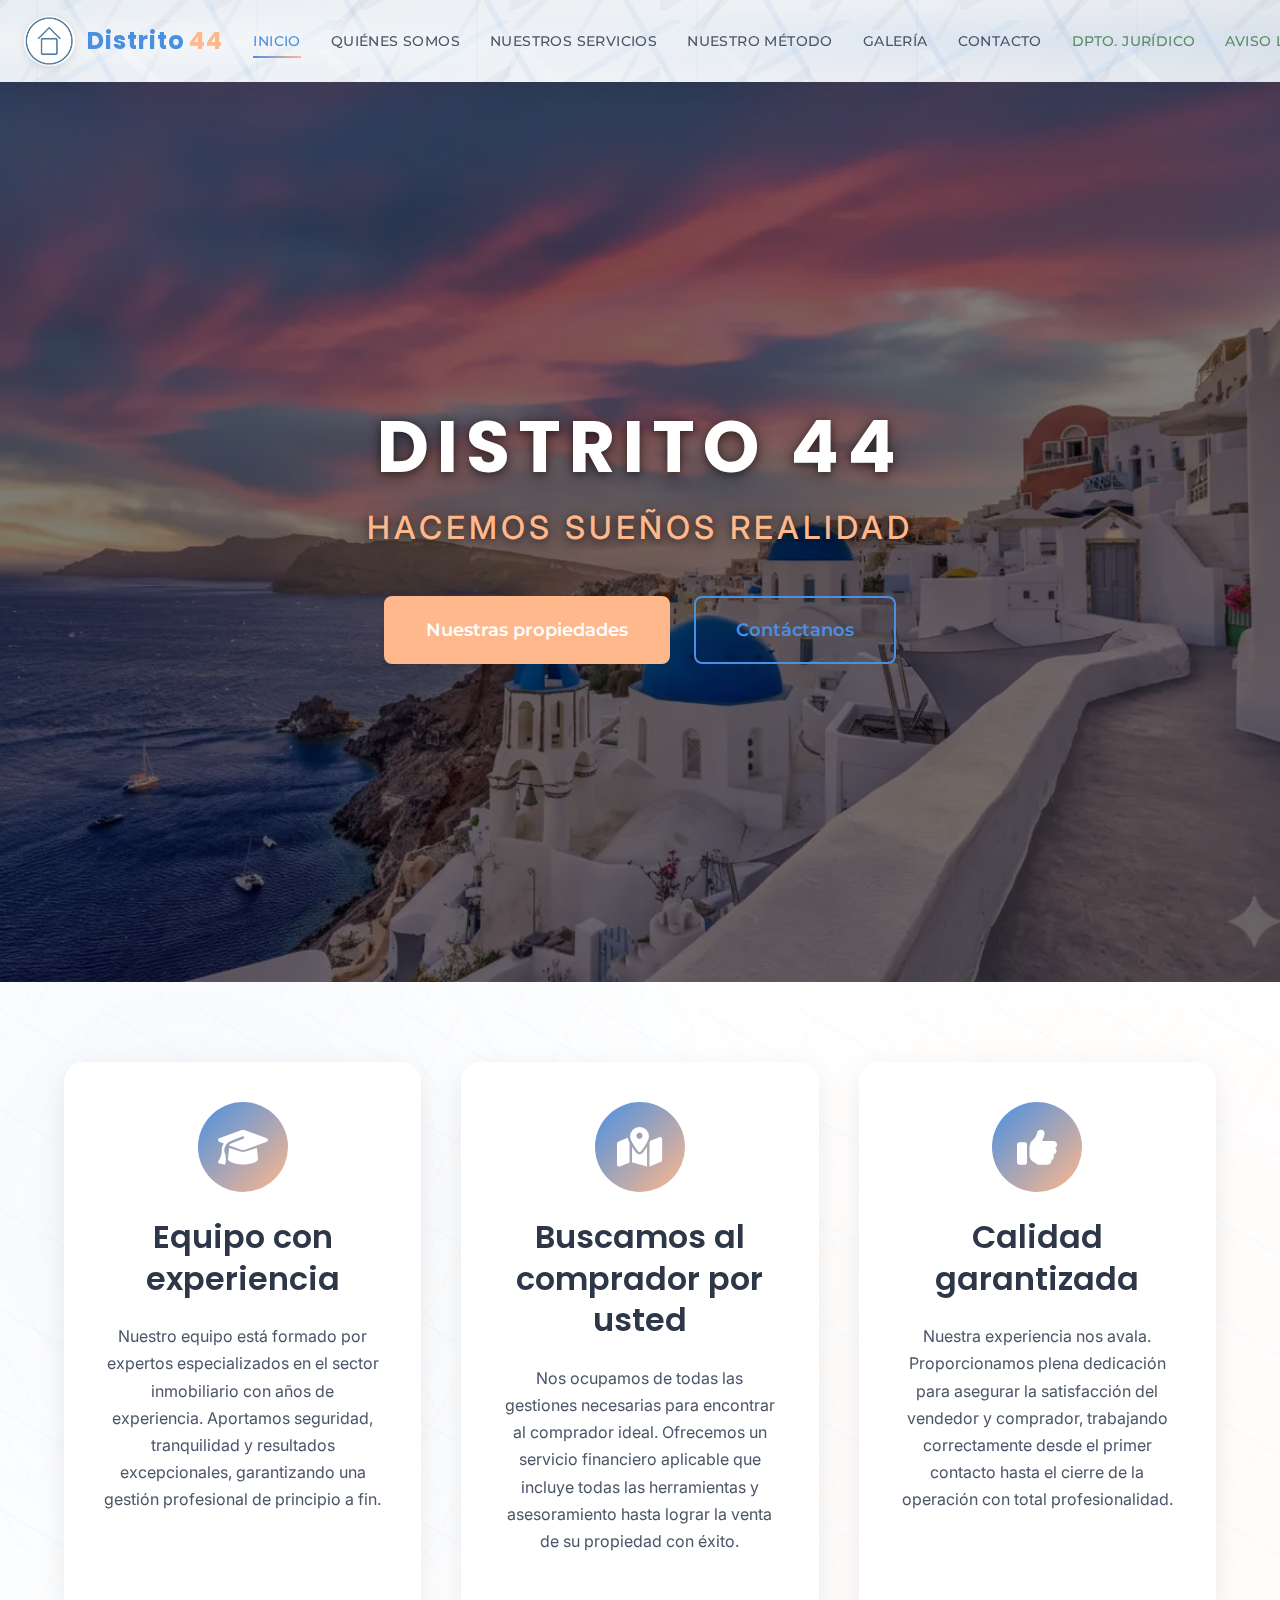
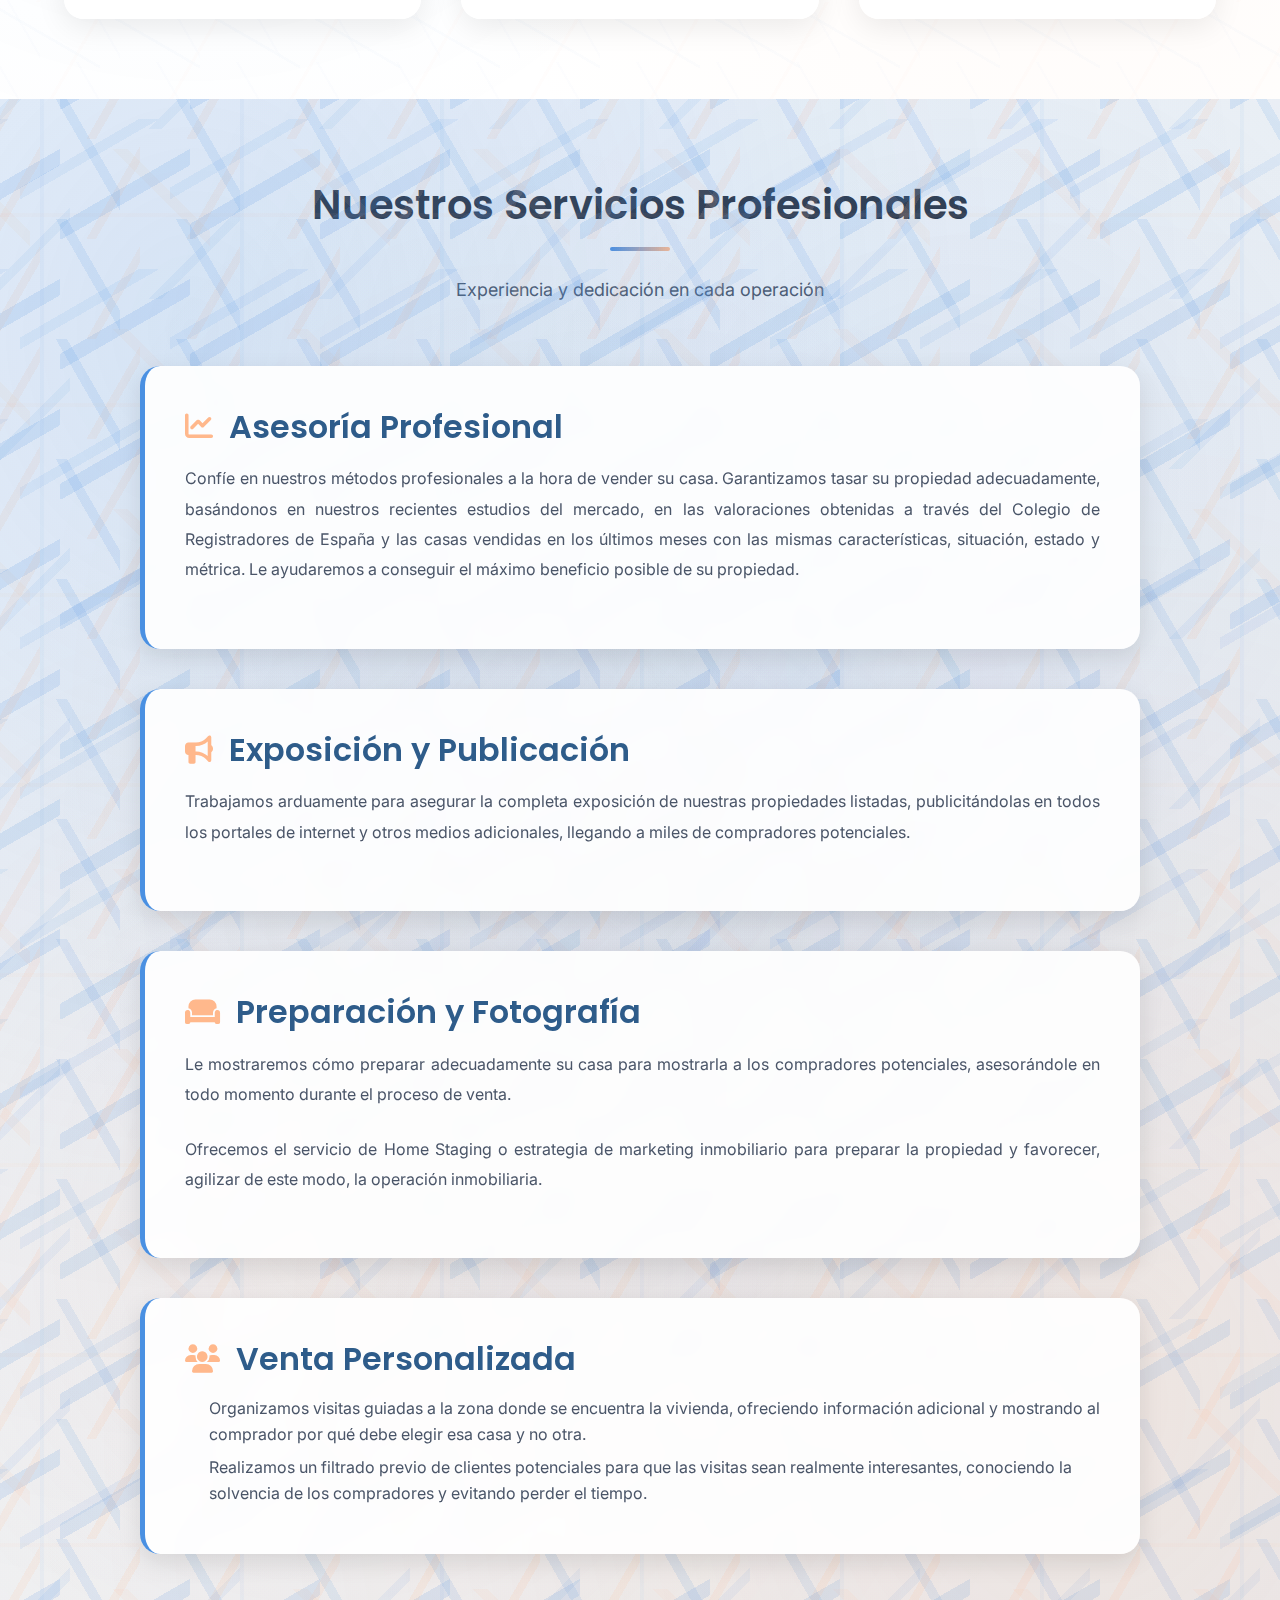
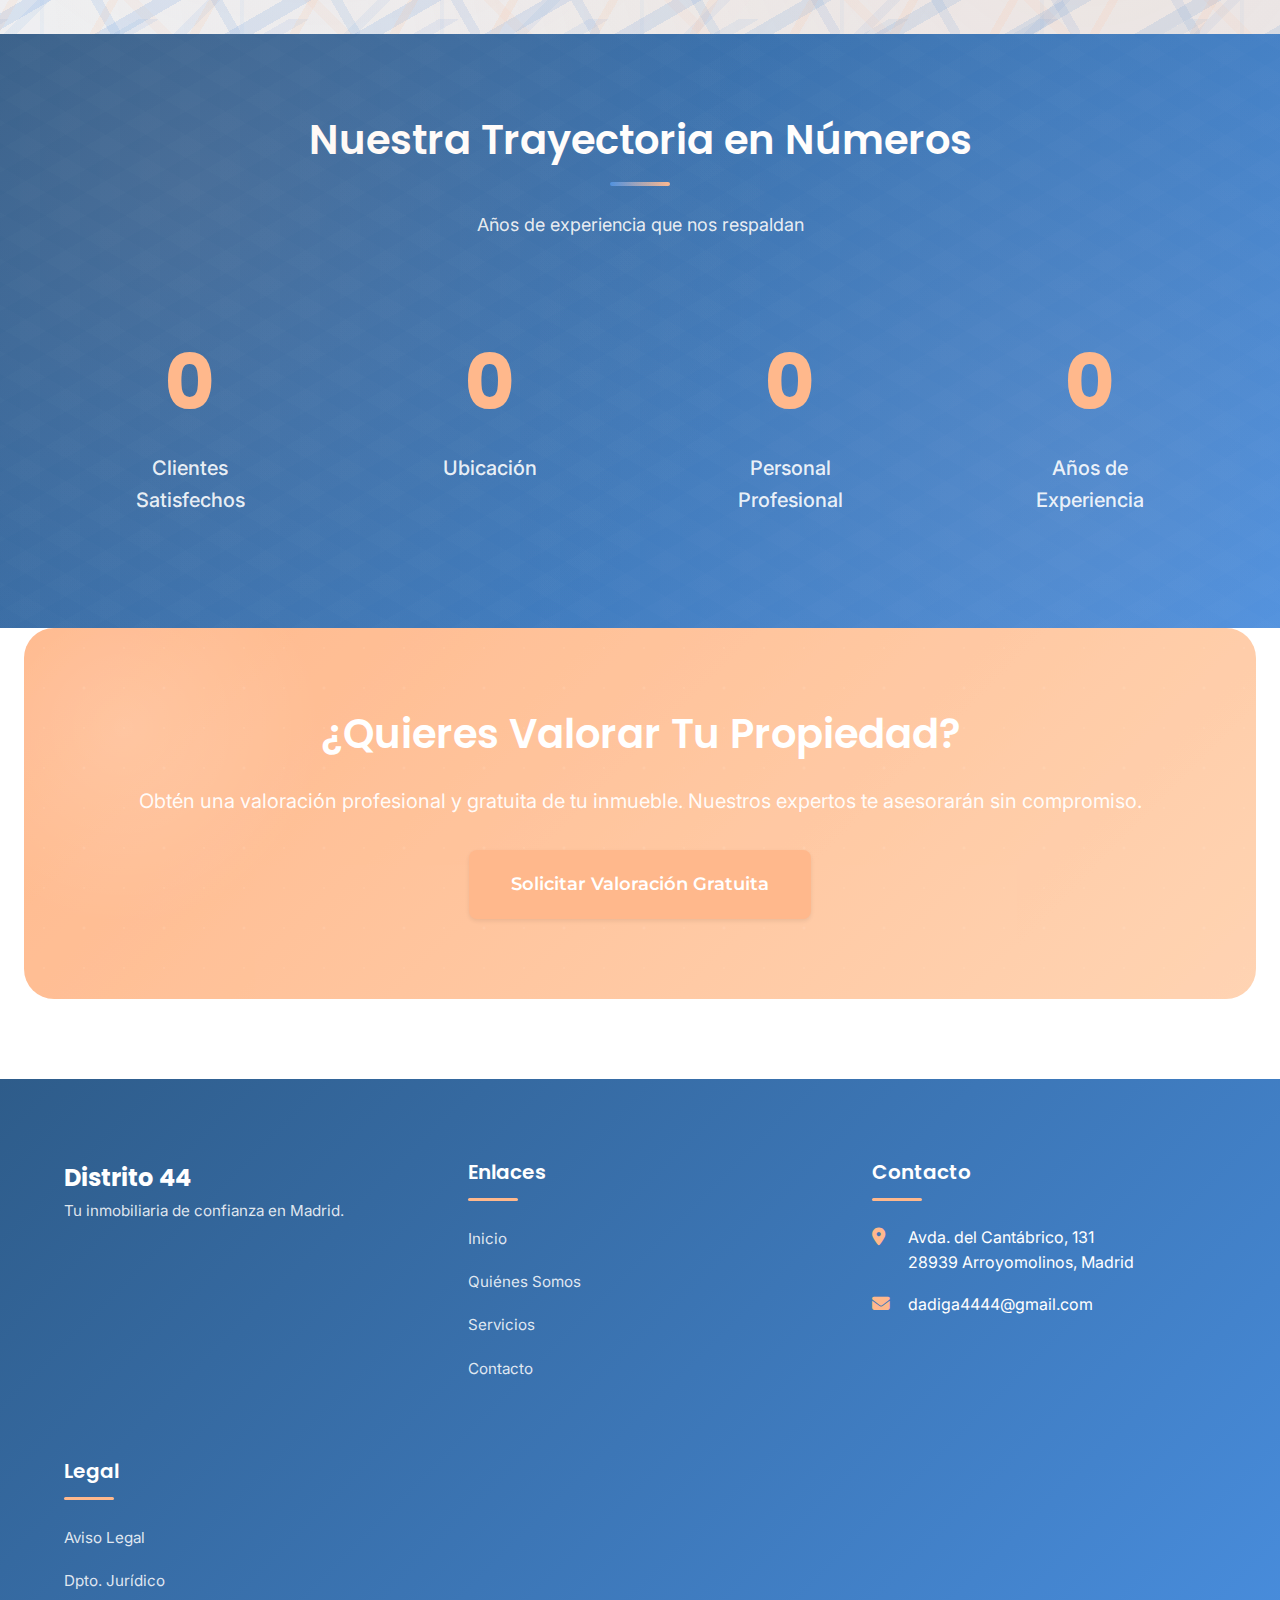
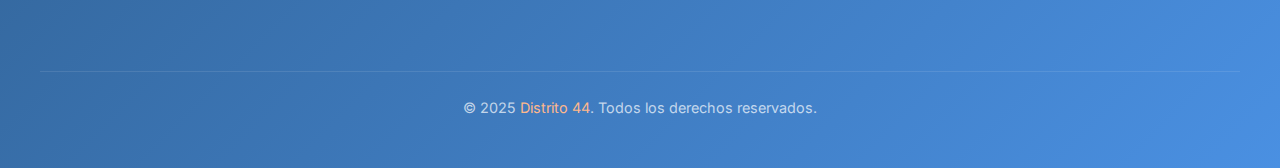
<file: index.html>
<!DOCTYPE html>
<html lang="es">

<head>
    <meta charset="UTF-8">
    <meta name="viewport" content="width=device-width, initial-scale=1.0">
    <meta name="description" content="Inmobiliaria en Madrid con 12 años de experiencia. Venta y alquiler de pisos en Arroyomolinos. Valoración gratuita, asesoría profesional. ¡Contáctanos!">
    <title>Distrito 44 | Inmobiliaria en Madrid - Venta y Alquiler de Pisos</title>

    <!-- Canonical URL -->
    <link rel="canonical" href="https://distrito44.com/" />

    <!-- Preconnect para optimizar carga de recursos externos -->
    <link rel="preconnect" href="https://fonts.googleapis.com">
    <link rel="preconnect" href="https://fonts.gstatic.com" crossorigin>
    <link rel="dns-prefetch" href="https://cdnjs.cloudflare.com">

    <!-- Open Graph para redes sociales -->
    <meta property="og:title" content="Distrito 44 | Inmobiliaria en Madrid - Venta y Alquiler de Pisos" />
    <meta property="og:description" content="Inmobiliaria en Madrid con 12 años de experiencia. Venta y alquiler de pisos en Arroyomolinos. Valoración gratuita." />
    <meta property="og:image" content="https://distrito44.com/img/ft1.webp" />
    <meta property="og:url" content="https://distrito44.com/" />
    <meta property="og:type" content="website" />
    <meta property="og:locale" content="es_ES" />
    <meta property="og:site_name" content="Distrito 44" />

    <!-- Twitter Cards -->
    <meta name="twitter:card" content="summary_large_image" />
    <meta name="twitter:title" content="Distrito 44 | Inmobiliaria en Madrid" />
    <meta name="twitter:description" content="Inmobiliaria en Madrid con 12 años de experiencia. Venta y alquiler de pisos en Arroyomolinos." />
    <meta name="twitter:image" content="https://distrito44.com/img/ft1.webp" />

    <!-- Geo Tags para SEO Local -->
    <meta name="geo.region" content="ES-M" />
    <meta name="geo.placename" content="Arroyomolinos, Madrid" />
    <meta name="geo.position" content="40.2833;-3.9167" />
    <meta name="ICBM" content="40.2833, -3.9167" />

    <link rel="stylesheet" href="comun.css">
    <link rel="stylesheet" href="https://cdnjs.cloudflare.com/ajax/libs/font-awesome/6.4.0/css/all.min.css">

    <style>
        /* ======================================
           LOADING SCREEN
           ====================================== */
        .loading-screen {
            position: fixed;
            top: 0;
            left: 0;
            width: 100%;
            height: 100%;
            background: linear-gradient(135deg, #4A90E2 0%, #2E5C8A 50%, #FFB88C 100%);
            display: flex;
            flex-direction: column;
            align-items: center;
            justify-content: center;
            z-index: 9999;
            transition: opacity 0.5s ease, visibility 0.5s ease;
        }

        .loading-screen.hidden {
            opacity: 0;
            visibility: hidden;
        }

        .loading-logo {
            max-width: 200px;
            height: auto;
            margin-bottom: 2rem;
            animation: logoFloat 2s ease-in-out infinite;
            filter: drop-shadow(0 10px 30px rgba(0, 0, 0, 0.3));
        }

        .loading-text {
            font-size: 3rem;
            font-weight: 700;
            color: white;
            letter-spacing: 12px;
            text-shadow: 0 4px 20px rgba(0, 0, 0, 0.3);
            animation: textPulse 2s ease-in-out infinite;
            font-family: var(--font-heading);
        }

        .loading-spinner {
            margin-top: 2rem;
            width: 60px;
            height: 60px;
            border: 4px solid rgba(255, 255, 255, 0.3);
            border-top: 4px solid #FFB88C;
            border-radius: 50%;
            animation: spin 1s linear infinite;
        }

        @keyframes logoFloat {
            0%, 100% {
                transform: translateY(0);
            }
            50% {
                transform: translateY(-20px);
            }
        }

        @keyframes textPulse {
            0%, 100% {
                opacity: 1;
                transform: scale(1);
            }
            50% {
                opacity: 0.8;
                transform: scale(1.05);
            }
        }

        @keyframes spin {
            0% {
                transform: rotate(0deg);
            }
            100% {
                transform: rotate(360deg);
            }
        }

        @media (max-width: 768px) {
            .loading-logo {
                max-width: 150px;
            }

            .loading-text {
                font-size: 2rem;
                letter-spacing: 6px;
            }

            .loading-spinner {
                width: 50px;
                height: 50px;
            }
        }

        /* ======================================
           FONDOS GEOMÉTRICOS SUTILES
           ====================================== */


        /* HERO CON IMAGEN DE FONDO */
        .hero {
            position: relative;
            min-height: 100vh;
            background-image: url('img/ft1.webp');
            background-size: cover;
            background-position: center;
            background-repeat: no-repeat;
            display: flex;
            align-items: center;
            justify-content: center;
            overflow: hidden;
        }

        /* Overlay más sutil para que la imagen se vea grande */
        .hero::before {
            content: '';
            position: absolute;
            inset: 0;
            background: rgba(0, 0, 0, 0.5);
            z-index: 0;
        }

        .hero-overlay {
            display: none;
            position: absolute;
            inset: 0;
            background: radial-gradient(circle at 30% 50%, rgba(255, 255, 255, 0.1) 0%, transparent 50%);
            z-index: 1;
        }

        /* FORMAS DECORATIVAS */
        .hero-shapes {
            display: none;
            position: absolute;
            width: 100%;
            height: 100%;
            overflow: hidden;
            z-index: 1;
        }

        .shape {
            position: absolute;
            opacity: 0.1;
            animation: float 20s ease-in-out infinite;
        }

        .shape-1 {
            width: 300px;
            height: 300px;
            background: linear-gradient(45deg, #FFB88C, #FFD4B3);
            border-radius: 50% 40% 60% 50%;
            top: 10%;
            left: 5%;
        }

        .shape-2 {
            width: 200px;
            height: 200px;
            background: linear-gradient(45deg, #FFB88C, #FFD4B3);
            border-radius: 30% 70% 70% 30%;
            top: 60%;
            right: 10%;
            animation-delay: 5s;
        }

        .shape-3 {
            width: 150px;
            height: 150px;
            background: linear-gradient(45deg, #FFF, rgba(255, 255, 255, 0.5));
            transform: rotate(45deg);
            bottom: 15%;
            left: 15%;
            animation-delay: 10s;
        }

        @keyframes float {

            0%,
            100% {
                transform: translateY(0) rotate(0deg);
            }

            50% {
                transform: translateY(-30px) rotate(10deg);
            }
        }

        .hero-content {
            position: relative;
            z-index: 2;
            text-align: center;
            color: white;
        }

        .hero-logo {
            display: none;
            margin-bottom: 2rem;
            animation: fadeInDown 1s ease;
        }

        .logo-image {
            max-width: 250px;
            height: auto;
            filter: drop-shadow(0 4px 20px rgba(0, 0, 0, 0.2));
        }

        .hero-title {
            text-shadow: 0 2px 10px rgba(0, 0, 0, 0.5), 0 4px 20px rgba(0, 0, 0, 0.3);
            font-size: clamp(2.5rem, 6vw, 4.5rem);
            font-weight: 700;
            color: white;
            margin-bottom: 0.5rem;
            letter-spacing: 8px;
            animation: fadeInUp 1s ease 0.3s both;
        }

        .hero-tagline {
            text-shadow: 0 2px 8px rgba(0, 0, 0, 0.5), 0 3px 15px rgba(0, 0, 0, 0.3);
            font-size: clamp(1.25rem, 2.5vw, 2rem);
            color: #FFB88C;
            margin-bottom: 2.5rem;
            font-weight: 500;
            letter-spacing: 4px;
            animation: fadeInUp 1s ease 0.6s both;
        }

        .hero-buttons {
            display: flex;
            gap: 1.5rem;
            justify-content: center;
            flex-wrap: wrap;
            animation: fadeInUp 1s ease 0.9s both;
        }

        @keyframes fadeInDown {
            from {
                opacity: 0;
                transform: translateY(-30px);
            }

            to {
                opacity: 1;
                transform: translateY(0);
            }
        }

        @keyframes fadeInUp {
            from {
                opacity: 0;
                transform: translateY(30px);
            }

            to {
                opacity: 1;
                transform: translateY(0);
            }
        }

        /* ======================================
           SECCIÓN CARACTERÍSTICAS - PATRÓN DE LÍNEAS IRREGULARES
           ====================================== */
        .section-decorated {
            position: relative;
            overflow: hidden;
        }

        /* Patrón de líneas diagonales irregulares */
        .section-decorated::before {
            content: '';
            position: absolute;
            inset: 0;
            background-image:
                linear-gradient(30deg, transparent 45%, rgba(74, 144, 226, 0.03) 45%, rgba(74, 144, 226, 0.03) 47%, transparent 47%),
                linear-gradient(120deg, transparent 45%, rgba(255, 184, 140, 0.03) 45%, rgba(255, 184, 140, 0.03) 47%, transparent 47%),
                linear-gradient(60deg, transparent 65%, rgba(74, 144, 226, 0.02) 65%, rgba(74, 144, 226, 0.02) 67%, transparent 67%);
            background-size: 100px 100px, 120px 120px, 80px 80px;
            background-position: 0 0, 20px 20px, 40px 40px;
            opacity: 0.5;
            z-index: 0;
            pointer-events: none;
        }

        /* Gradientes radiales suaves adicionales */
        .section-decorated::after {
            content: '';
            position: absolute;
            inset: 0;
            background:
                radial-gradient(circle at 15% 30%, rgba(74, 144, 226, 0.05) 0%, transparent 50%),
                radial-gradient(circle at 85% 70%, rgba(255, 184, 140, 0.05) 0%, transparent 50%);
            z-index: 0;
            pointer-events: none;
        }

        /* TARJETAS CON BACKDROP BLUR */
        .feature-card {
            background: rgba(255, 255, 255, 0.95);
            backdrop-filter: blur(10px);
            -webkit-backdrop-filter: blur(10px);
            padding: 2.5rem;
            border-radius: 20px;
            box-shadow: 0 8px 30px rgba(0, 0, 0, 0.08);
            text-align: center;
            transition: all 0.4s cubic-bezier(0.175, 0.885, 0.32, 1.275);
            position: relative;
            overflow: hidden;
            z-index: 1;
        }

        .feature-card::before {
            content: '';
            position: absolute;
            top: 0;
            left: 0;
            width: 100%;
            height: 4px;
            background: linear-gradient(90deg, #4A90E2, #FFB88C);
            transform: scaleX(0);
            transition: transform 0.3s ease;
        }

        .feature-card:hover::before {
            transform: scaleX(1);
        }

        .feature-card:hover {
            transform: translateY(-15px) scale(1.02);
            box-shadow: 0 20px 50px rgba(0, 0, 0, 0.15);
            background: rgba(255, 255, 255, 0.98);
        }

        .feature-icon {
            width: 90px;
            height: 90px;
            margin: 0 auto 1.5rem;
            background: linear-gradient(135deg, #4A90E2, #FFB88C);
            border-radius: 50%;
            display: flex;
            align-items: center;
            justify-content: center;
            color: white;
            font-size: 2.5rem;
            transition: all 0.3s ease;
        }

        .feature-card:hover .feature-icon {
            transform: rotateY(360deg);
        }

        /* ======================================
           SECCIÓN SERVICIOS - PATRÓN ORIGAMI/POLIGONAL MÍS NOTORIO
           ====================================== */
        .section-services-bg {
            position: relative;
            background: linear-gradient(135deg, #f5f7fa 0%, #e8ecf1 100%);
        }

        /* Patrón poligonal/origami MÍS VISIBLE y con animación */
        .section-services-bg::before {
            content: '';
            position: absolute;
            inset: 0;
            background-image:
                /* Líneas principales más gruesas y visibles */
                linear-gradient(60deg, transparent 66%, rgba(74, 144, 226, 0.12) 66%, rgba(74, 144, 226, 0.12) 72%, transparent 72%),
                linear-gradient(120deg, transparent 66%, rgba(255, 184, 140, 0.12) 66%, rgba(255, 184, 140, 0.12) 72%, transparent 72%),
                linear-gradient(-30deg, transparent 66%, rgba(74, 144, 226, 0.09) 66%, rgba(74, 144, 226, 0.09) 71%, transparent 71%),
                linear-gradient(150deg, transparent 56%, rgba(74, 144, 226, 0.15) 56%, rgba(74, 144, 226, 0.15) 64%, transparent 64%),
                /* Líneas secundarias para crear más profundidad */
                linear-gradient(45deg, transparent 73%, rgba(255, 184, 140, 0.08) 73%, rgba(255, 184, 140, 0.08) 77%, transparent 77%),
                linear-gradient(135deg, transparent 73%, rgba(74, 144, 226, 0.08) 73%, rgba(74, 144, 226, 0.08) 77%, transparent 77%),
                /* Líneas terciarias para efecto origami más complejo */
                linear-gradient(90deg, transparent 80%, rgba(74, 144, 226, 0.05) 80%, rgba(74, 144, 226, 0.05) 82%, transparent 82%),
                linear-gradient(0deg, transparent 80%, rgba(255, 184, 140, 0.05) 80%, rgba(255, 184, 140, 0.05) 82%, transparent 82%);
            background-size: 120px 120px, 100px 100px, 150px 150px, 130px 130px, 180px 180px, 170px 170px, 200px 200px, 190px 190px;
            background-position: 0 0, 40px 40px, 20px 20px, 60px 10px, 30px 50px, 70px 30px, 80px 60px, 50px 80px;
            opacity: 1;
            z-index: 0;
            animation: geometricShift 40s ease-in-out infinite;
        }

        @keyframes geometricShift {

            0%,
            100% {
                background-position: 0 0, 40px 40px, 20px 20px, 60px 10px, 30px 50px, 70px 30px, 80px 60px, 50px 80px;
            }

            50% {
                background-position: 60px 60px, 100px 100px, 80px 80px, 120px 70px, 90px 110px, 130px 90px, 140px 120px, 110px 140px;
            }
        }

        /* Gradientes radiales MÍS NOTORIOS con efecto de profundidad */
        .section-services-bg::after {
            content: '';
            position: absolute;
            inset: 0;
            background:
                /* Gradientes principales más intensos con colores vibrantes */
                radial-gradient(ellipse at 15% 15%, rgba(74, 144, 226, 0.18) 0%, rgba(74, 144, 226, 0.08) 30%, rgba(74, 144, 226, 0.02) 50%, transparent 70%),
                radial-gradient(ellipse at 85% 85%, rgba(255, 184, 140, 0.18) 0%, rgba(255, 184, 140, 0.08) 30%, rgba(255, 184, 140, 0.02) 50%, transparent 70%),
                /* Gradientes secundarios para más profundidad */
                radial-gradient(circle at 50% 50%, rgba(74, 144, 226, 0.06) 0%, rgba(74, 144, 226, 0.02) 40%, transparent 60%),
                radial-gradient(circle at 25% 75%, rgba(255, 184, 140, 0.12) 0%, rgba(255, 184, 140, 0.04) 30%, transparent 50%),
                radial-gradient(circle at 75% 25%, rgba(74, 144, 226, 0.10) 0%, rgba(74, 144, 226, 0.03) 35%, transparent 55%),
                /* Gradientes terciarios para aÍºn más dimensión */
                radial-gradient(ellipse at 40% 40%, rgba(255, 184, 140, 0.06) 0%, transparent 45%),
                radial-gradient(ellipse at 60% 60%, rgba(74, 144, 226, 0.06) 0%, transparent 45%);
            z-index: 0;
            animation: gradientPulse 20s ease-in-out infinite;
        }

        @keyframes gradientPulse {

            0%,
            100% {
                opacity: 1;
            }

            50% {
                opacity: 0.85;
            }
        }

        /* TARJETAS DE SERVICIOS CON BLUR MEJORADO */
        .service-detail-card {
            background: rgba(255, 255, 255, 0.92);
            backdrop-filter: blur(12px);
            -webkit-backdrop-filter: blur(12px);
            border-radius: 20px;
            padding: 2.5rem;
            box-shadow: 0 8px 25px rgba(0, 0, 0, 0.1);
            transition: all 0.3s ease;
            border-left: 5px solid #4A90E2;
            position: relative;
            z-index: 1;
        }

        .service-detail-card:hover {
            transform: translateX(10px);
            box-shadow: 0 12px 45px rgba(0, 0, 0, 0.15);
            border-left-width: 8px;
            background: rgba(255, 255, 255, 0.97);
        }

        .service-detail-card h3 {
            color: #2E5C8A;
            margin-bottom: 1rem;
            display: flex;
            align-items: center;
            gap: 1rem;
        }

        .service-detail-card h3 i {
            color: #FFB88C;
            font-size: 1.75rem;
        }

        .service-detail-card p {
            color: #4A5568;
            line-height: 1.9;
            text-align: justify;
        }

        .service-detail-card ul {
            list-style: none;
            padding: 0;
            margin-top: 1rem;
        }

        .service-detail-card li {
            padding-left: 1.5rem;
            margin-bottom: 0.5rem;
            position: relative;
            color: #4A5568;
        }

        .service-detail-card li::before {
            position: absolute;
            left: 0;
            color: #4A90E2;
            font-weight: bold;
        }

        /* ======================================
           SECCIÓN ESTADÍSTICAS - FONDO CON HEXÍGONOS
           ====================================== */
        .stats-section {
            background: linear-gradient(135deg, #2E5C8A 0%, #4A90E2 100%);
            color: white;
            padding: 5rem 0;
            position: relative;
            overflow: hidden;
        }

        /* Patrón de hexágonos sutiles */
        .stats-section::before {
            content: '';
            position: absolute;
            inset: 0;
            background-image:
                repeating-linear-gradient(30deg, transparent, transparent 20px, rgba(255, 255, 255, 0.02) 20px, rgba(255, 255, 255, 0.02) 40px),
                repeating-linear-gradient(90deg, transparent, transparent 20px, rgba(255, 255, 255, 0.02) 20px, rgba(255, 255, 255, 0.02) 40px),
                repeating-linear-gradient(150deg, transparent, transparent 20px, rgba(255, 255, 255, 0.02) 20px, rgba(255, 255, 255, 0.02) 40px);
            opacity: 0.5;
            z-index: 0;
        }

        .stats-section::after {
            content: '';
            position: absolute;
            inset: 0;
            background:
                radial-gradient(circle at 15% 25%, rgba(255, 184, 140, 0.1) 0%, transparent 50%),
                radial-gradient(circle at 85% 75%, rgba(255, 184, 140, 0.08) 0%, transparent 50%);
            z-index: 0;
        }

        .stats-grid {
            display: grid;
            grid-template-columns: repeat(auto-fit, minmax(200px, 1fr));
            gap: 3rem;
            text-align: center;
            position: relative;
            z-index: 1;
        }

        .stat-item {
            padding: 2rem;
        }

        .stat-number {
            font-size: clamp(3rem, 6vw, 5rem);
            font-weight: 700;
            color: #FFB88C;
            margin-bottom: 0.5rem;
            font-family: var(--font-heading);
        }

        .stat-label {
            font-size: 1.25rem;
            color: rgba(255, 255, 255, 0.9);
            font-weight: 500;
        }

        /* ======================================
           CTA - PATRÓN DE CÍRCULOS CONCÉNTRICOS
           ====================================== */
        .cta-section {
            background: linear-gradient(135deg, #FFB88C 0%, #FFD4B3 100%);
            padding: 5rem 0;
            text-align: center;
            position: relative;
            overflow: hidden;
            border-radius: 30px;
            margin: 0 1.5rem;
        }

        /* Círculos concéntricos sutiles */
        .cta-section::before {
            content: '';
            position: absolute;
            inset: 0;
            background-image:
                radial-gradient(circle, rgba(255, 255, 255, 0.1) 1px, transparent 1px),
                radial-gradient(circle, rgba(255, 255, 255, 0.05) 2px, transparent 2px);
            background-size: 40px 40px, 80px 80px;
            background-position: 0 0, 20px 20px;
            opacity: 0.6;
            z-index: 0;
        }

        .cta-section::after {
            content: '';
            position: absolute;
            width: 400px;
            height: 400px;
            background: radial-gradient(circle, rgba(255, 255, 255, 0.15) 0%, transparent 70%);
            border-radius: 50%;
            top: -100px;
            left: -100px;
            z-index: 0;
        }

        @media (max-width: 768px) {
            .logo-image {
                max-width: 180px;
            }

            .hero-title {
                text-shadow: 0 2px 10px rgba(0, 0, 0, 0.5), 0 4px 20px rgba(0, 0, 0, 0.3);
                letter-spacing: 4px;
            }

            .hero-tagline {
                text-shadow: 0 2px 8px rgba(0, 0, 0, 0.5), 0 3px 15px rgba(0, 0, 0, 0.3);
                letter-spacing: 2px;
            }

            .stats-grid {
                grid-template-columns: repeat(2, 1fr);
            }
        }
    </style>
</head>

<body>
    <!-- LOADING SCREEN -->
    <div class="loading-screen" id="loadingScreen">
        <img src="img/logo2.png" alt="Distrito 44 - Inmobiliaria en Madrid especializada en venta y alquiler de pisos" class="loading-logo" width="200" height="200">
        <div class="loading-text">DISTRITO44</div>
        <div class="loading-spinner"></div>
    </div>

    <!-- FORMAS GEOMÉTRICAS DECORATIVAS TIPO MOSAICO -->
    <div class="geometric-bg">
        <!-- ROMBOS -->
        <div class="geo-shape geo-diamond geo-diamond-1"></div>
        <div class="geo-shape geo-diamond geo-diamond-2"></div>
        <div class="geo-shape geo-diamond geo-diamond-3"></div>

        <!-- TRIÍNGULOS -->
        <div class="geo-shape geo-triangle geo-triangle-1"></div>
        <div class="geo-shape geo-triangle geo-triangle-2"></div>
        <div class="geo-shape geo-triangle geo-triangle-3"></div>

        <!-- CUADRADOS -->
        <div class="geo-shape geo-square geo-square-1"></div>
        <div class="geo-shape geo-square geo-square-2"></div>
        <div class="geo-shape geo-square geo-square-3"></div>

        <!-- CÍRCULOS -->
        <div class="geo-shape geo-circle geo-circle-1"></div>
        <div class="geo-shape geo-circle geo-circle-2"></div>
        <div class="geo-shape geo-circle geo-circle-3"></div>

        <!-- HEXÍGONOS -->
        <div class="geo-shape geo-hexagon geo-hexagon-1"></div>
        <div class="geo-shape geo-hexagon geo-hexagon-2"></div>

        <!-- LÍNEAS DECORATIVAS -->
        <div class="geo-shape geo-line geo-line-1"></div>
        <div class="geo-shape geo-line geo-line-2"></div>
    </div>

    <nav class="navbar">
        <div class="navbar-container">
            <a href="index.html" class="navbar-logo">
                <img src="img/logo2.png" alt="Logotipo Distrito 44 Inmobiliaria Madrid" class="navbar-logo-img" width="60" height="60">
                <span class="navbar-logo-text"><span class="distrito">Distrito</span> <span class="numero">44</span></span>
            </a>

            <button class="navbar-toggle" aria-label="Abrir menÍº">
                <span></span><span></span><span></span>
            </button>

            <ul class="navbar-menu">
                <li><a href="index.html" class="active">Inicio</a></li>
                <li><a href="quienes-somos.html">Quiénes Somos</a></li>
                <li><a href="nuestros-servicios.html">Nuestros Servicios</a></li>
                <li><a href="nuestro-metodo.html">Nuestro Método</a></li>
                <li><a href="galeria.html">Galería</a></li>
                <li><a href="contacto.html">Contacto</a></li>
                <li><a href="departamento-juridico.html" class="legal-link">Dpto. Jurídico</a></li>
                <li><a href="aviso-legal.html" class="legal-link">Aviso Legal</a></li>
            </ul>
        </div>
    </nav>

    <!-- HERO CON LOGO Y FONDO GEOMÉTRICO DE DIAMANTES -->
    <section class="hero">
        <div class="hero-overlay"></div>
        <div class="hero-shapes">
            <div class="shape shape-1"></div>
            <div class="shape shape-2"></div>
            <div class="shape shape-3"></div>
        </div>
        <div class="hero-content">
            <div class="container">
                <div class="hero-logo">
                    <img src="img/ft1.webp" alt="Edificio residencial moderno en Madrid - Distrito 44 Inmobiliaria" class="logo-image" width="250" height="250" loading="lazy">
                </div>
                <h1 class="hero-title">DISTRITO 44<span class="sr-only"> - Inmobiliaria en Madrid</span></h1>
                <p class="hero-tagline">HACEMOS SUEÑOS REALIDAD</p>
                <div class="hero-buttons">
                    <a href="https://www.idealista.com/pro/distrito-44/venta-viviendas" class="btn btn-primary btn-large">Nuestras propiedades</a>
                    <a href="contacto.html" class="btn btn-secondary btn-large">Contáctanos</a>
                </div>
            </div>
        </div>
    </section>

    <!-- CARACTERÍSTICAS CON PATRÓN DE LÍNEAS DIAGONALES -->
    <section class="section features section-decorated">
        <div class="container">
            <div class="grid grid-3">
                <div class="feature-card">
                    <div class="feature-icon"><i class="fas fa-graduation-cap"></i></div>
                    <h3>Equipo con experiencia</h3>
                    <p>Nuestro equipo está formado por expertos especializados en el sector inmobiliario con años de experiencia. Aportamos seguridad, tranquilidad y resultados excepcionales, garantizando una gestión profesional de principio a fin.</p>
                </div>
                <div class="feature-card">
                    <div class="feature-icon"><i class="fas fa-map-marked-alt"></i></div>
                    <h3>Buscamos al comprador por usted</h3>
                    <p>Nos ocupamos de todas las gestiones necesarias para encontrar al comprador ideal. Ofrecemos un servicio financiero aplicable que incluye todas las herramientas y asesoramiento hasta lograr la venta de su propiedad con éxito.</p>
                </div>
                <div class="feature-card">
                    <div class="feature-icon"><i class="fas fa-thumbs-up"></i></div>
                    <h3>Calidad garantizada</h3>
                    <p>Nuestra experiencia nos avala. Proporcionamos plena dedicación para asegurar la satisfacción del vendedor y comprador, trabajando correctamente desde el primer contacto hasta el cierre de la operación con total profesionalidad.</p>
                </div>
            </div>
        </div>
    </section>

    <!-- SERVICIOS PROFESIONALES CON FONDO POLIGONAL MÍS NOTORIO -->
    <section class="section section-services-bg">
        <div class="container">
            <div class="section-title">
                <h2>Nuestros Servicios Profesionales</h2>
                <p class="section-subtitle">Experiencia y dedicación en cada operación</p>
            </div>

            <div style="display: grid; gap: 2.5rem; max-width: 1000px; margin: 0 auto;">
                <div class="service-detail-card">
                    <h3><i class="fas fa-chart-line"></i> Asesoría Profesional</h3>
                    <p>Confíe en nuestros métodos profesionales a la hora de vender su casa. Garantizamos tasar su
                        propiedad adecuadamente, basándonos en nuestros recientes estudios del mercado, en las
                        valoraciones obtenidas a través del Colegio de Registradores de España y las casas vendidas en
                        los últimos meses con las mismas características, situación, estado y métrica. Le ayudaremos
                        a
                        conseguir el máximo beneficio posible de su propiedad.</p>
                </div>

                <div class="service-detail-card">
                    <h3><i class="fas fa-bullhorn"></i> Exposición y Publicación</h3>
                    <p>Trabajamos arduamente para asegurar la completa exposición de nuestras propiedades listadas,
                        publicitándolas en todos los portales de internet y otros medios adicionales, llegando a miles
                        de compradores potenciales.</p>
                </div>

                <div class="service-detail-card">
                    <h3><i class="fas fa-couch"></i> Preparación y Fotografía </h3>
                    <p>Le mostraremos cómo preparar adecuadamente su casa para mostrarla a los compradores potenciales,
                        asesorándole en todo momento durante el proceso de venta.</p>
                    <p>Ofrecemos el servicio de Home Staging o estrategia de marketing inmobiliario para preparar la
                        propiedad y favorecer, agilizar de este modo, la operación inmobiliaria.</p>
                </div>

                <div class="service-detail-card">
                    <h3><i class="fas fa-users"></i> Venta Personalizada</h3>
                    <ul>
                        <li>Organizamos visitas guiadas a la zona donde se encuentra la vivienda, ofreciendo
                            información
                            adicional y mostrando al comprador por qué debe elegir esa casa y no otra.</li>
                        <li>Realizamos un filtrado previo de clientes potenciales para que las visitas sean realmente
                            interesantes, conociendo la solvencia de los compradores y evitando perder el tiempo.</li>
                    </ul>
                </div>
            </div>
        </div>
    </section>

    <!-- ESTADÍSTICAS ANIMADAS CON PATRÓN DE HEXÍGONOS -->
    <section class="stats-section">
        <div class="container">
            <div class="section-title" style="margin-bottom: 3rem;">
                <h2 style="color: white;">Nuestra Trayectoria en Números</h2>
                <p class="section-subtitle" style="color: rgba(255,255,255,0.9);">Años de experiencia que nos respaldan
                </p>
            </div>
            <div class="stats-grid">
                <div class="stat-item">
                    <div class="stat-number" data-target="1632">0</div>
                    <div class="stat-label">Clientes Satisfechos</div>
                </div>
                <div class="stat-item">
                    <div class="stat-number" data-target="1">0</div>
                    <div class="stat-label">Ubicación</div>
                </div>
                <div class="stat-item">
                    <div class="stat-number" data-target="3">0</div>
                    <div class="stat-label">Personal Profesional</div>
                </div>
                <div class="stat-item">
                    <div class="stat-number" data-target="12">0</div>
                    <div class="stat-label">Años de Experiencia</div>
                </div>
            </div>
        </div>
    </section>

    <!-- CTA CON CÍRCULOS CONCÉNTRICOS -->
    <section class="section cta-section">
        <div class="container" style="position: relative; z-index: 1;">
            <h2 style="color: white;">¿Quieres Valorar Tu Propiedad?</h2>
            <p style="color: rgba(255,255,255,0.95); font-size: 1.25rem; margin-bottom: 2rem;">Obtén una valoración
                profesional y gratuita de tu inmueble. Nuestros expertos te asesorarán sin compromiso.</p>
            <a href="contacto.html" class="btn btn-primary btn-large">Solicitar Valoración Gratuita</a>
        </div>
    </section>

    <!-- FOOTER -->
    <footer class="footer">
        <div class="footer-content">
            <div class="footer-section">
                <span class="footer-logo-text">Distrito 44</span>
                <p>Tu inmobiliaria de confianza en Madrid.</p>
            </div>
            <div class="footer-section">
                <h4>Enlaces</h4>
                <ul>
                    <li><a href="index.html">Inicio</a></li>
                    <li><a href="quienes-somos.html">Quiénes Somos</a></li>
                    <li><a href="nuestros-servicios.html">Servicios</a></li>
                    <li><a href="contacto.html">Contacto</a></li>
                </ul>
            </div>
            <div class="footer-section">
                <h4>Contacto</h4>
                <div class="footer-contact-item">
                    <i class="fas fa-map-marker-alt"></i>
                    <span>Avda. del Cantábrico, 131<br>28939 Arroyomolinos, Madrid</span>
                </div>
                <div class="footer-contact-item">
                    <i class="fas fa-envelope"></i>
                    <span>dadiga4444@gmail.com</span>
                </div>
            </div>
            <div class="footer-section">
                <h4>Legal</h4>
                <ul>
                    <li><a href="aviso-legal.html">Aviso Legal</a></li>
                    <li><a href="departamento-juridico.html">Dpto. Jurídico</a></li>
                </ul>
            </div>
        </div>
        <div class="footer-bottom">
            <p class="footer-copyright">&copy; 2025 <a href="index.html">Distrito 44</a>. Todos los derechos reservados.
            </p>
        </div>
    </footer>

    <!-- Schema.org JSON-LD para SEO -->
    <script type="application/ld+json">
    {
      "@context": "https://schema.org",
      "@type": "RealEstateAgent",
      "name": "Distrito 44",
      "image": "https://distrito44.com/img/logo2.png",
      "@id": "https://distrito44.com",
      "url": "https://distrito44.com",
      "telephone": "+34-916-471-XXX",
      "email": "dadiga4444@gmail.com",
      "priceRange": "€€",
      "address": {
        "@type": "PostalAddress",
        "streetAddress": "Avda. del Cantábrico, 131",
        "addressLocality": "Arroyomolinos",
        "addressRegion": "Madrid",
        "postalCode": "28939",
        "addressCountry": "ES"
      },
      "geo": {
        "@type": "GeoCoordinates",
        "latitude": 40.2833,
        "longitude": -3.9167
      },
      "openingHoursSpecification": [
        {
          "@type": "OpeningHoursSpecification",
          "dayOfWeek": ["Monday", "Tuesday", "Wednesday", "Thursday", "Friday"],
          "opens": "09:00",
          "closes": "19:00"
        }
      ],
      "sameAs": [
        "https://www.idealista.com/pro/distrito-44"
      ],
      "areaServed": {
        "@type": "City",
        "name": "Madrid"
      },
      "hasOfferCatalog": {
        "@type": "OfferCatalog",
        "name": "Servicios Inmobiliarios",
        "itemListElement": [
          {
            "@type": "Offer",
            "itemOffered": {
              "@type": "Service",
              "name": "Venta de Viviendas",
              "description": "Asesoría profesional en venta de pisos y casas en Madrid"
            }
          },
          {
            "@type": "Offer",
            "itemOffered": {
              "@type": "Service",
              "name": "Alquiler de Inmuebles",
              "description": "Gestión de alquileres de propiedades en Madrid"
            }
          },
          {
            "@type": "Offer",
            "itemOffered": {
              "@type": "Service",
              "name": "Tasación de Viviendas",
              "description": "Valoración profesional gratuita de inmuebles"
            }
          },
          {
            "@type": "Offer",
            "itemOffered": {
              "@type": "Service",
              "name": "Home Staging",
              "description": "Preparación de viviendas para venta"
            }
          }
        ]
      },
      "aggregateRating": {
        "@type": "AggregateRating",
        "ratingValue": "4.9",
        "reviewCount": "1632"
      }
    }
    </script>

    <script type="application/ld+json">
    {
      "@context": "https://schema.org",
      "@type": "Organization",
      "name": "Distrito 44",
      "alternateName": "Distrito44",
      "url": "https://distrito44.com",
      "logo": "https://distrito44.com/img/logo2.png",
      "foundingDate": "2013",
      "slogan": "Hacemos Sueños Realidad",
      "contactPoint": {
        "@type": "ContactPoint",
        "telephone": "+34-916-471-XXX",
        "contactType": "customer service",
        "areaServed": "ES",
        "availableLanguage": ["Spanish"]
      },
      "address": {
        "@type": "PostalAddress",
        "streetAddress": "Avda. del Cantábrico, 131",
        "addressLocality": "Arroyomolinos",
        "addressRegion": "Madrid",
        "postalCode": "28939",
        "addressCountry": "ES"
      }
    }
    </script>

    <script src="comun.js" defer></script>
    <script>
        // HIDE LOADING SCREEN WHEN PAGE LOADS
        window.addEventListener('load', function() {
            const loadingScreen = document.getElementById('loadingScreen');
            setTimeout(() => {
                loadingScreen.classList.add('hidden');
            }, 500); // Small delay for better UX
        });

        // CONTADOR ANIMADO
        document.addEventListener('DOMContentLoaded', function () {
            const stats = document.querySelectorAll('.stat-number');

            const animateCounter = (element) => {
                const target = parseInt(element.getAttribute('data-target'));
                const duration = 2000;
                const increment = target / (duration / 16);
                let current = 0;

                const timer = setInterval(() => {
                    current += increment;
                    if (current >= target) {
                        current = target;
                        clearInterval(timer);
                    }
                    element.textContent = Math.floor(current).toLocaleString();
                }, 16);
            };

            const statsObserver = new IntersectionObserver((entries) => {
                entries.forEach(entry => {
                    if (entry.isIntersecting) {
                        animateCounter(entry.target);
                        statsObserver.unobserve(entry.target);
                    }
                });
            }, { threshold: 0.5 });

            stats.forEach(stat => statsObserver.observe(stat));
        });
    </script>
</body>

</html>
</file>
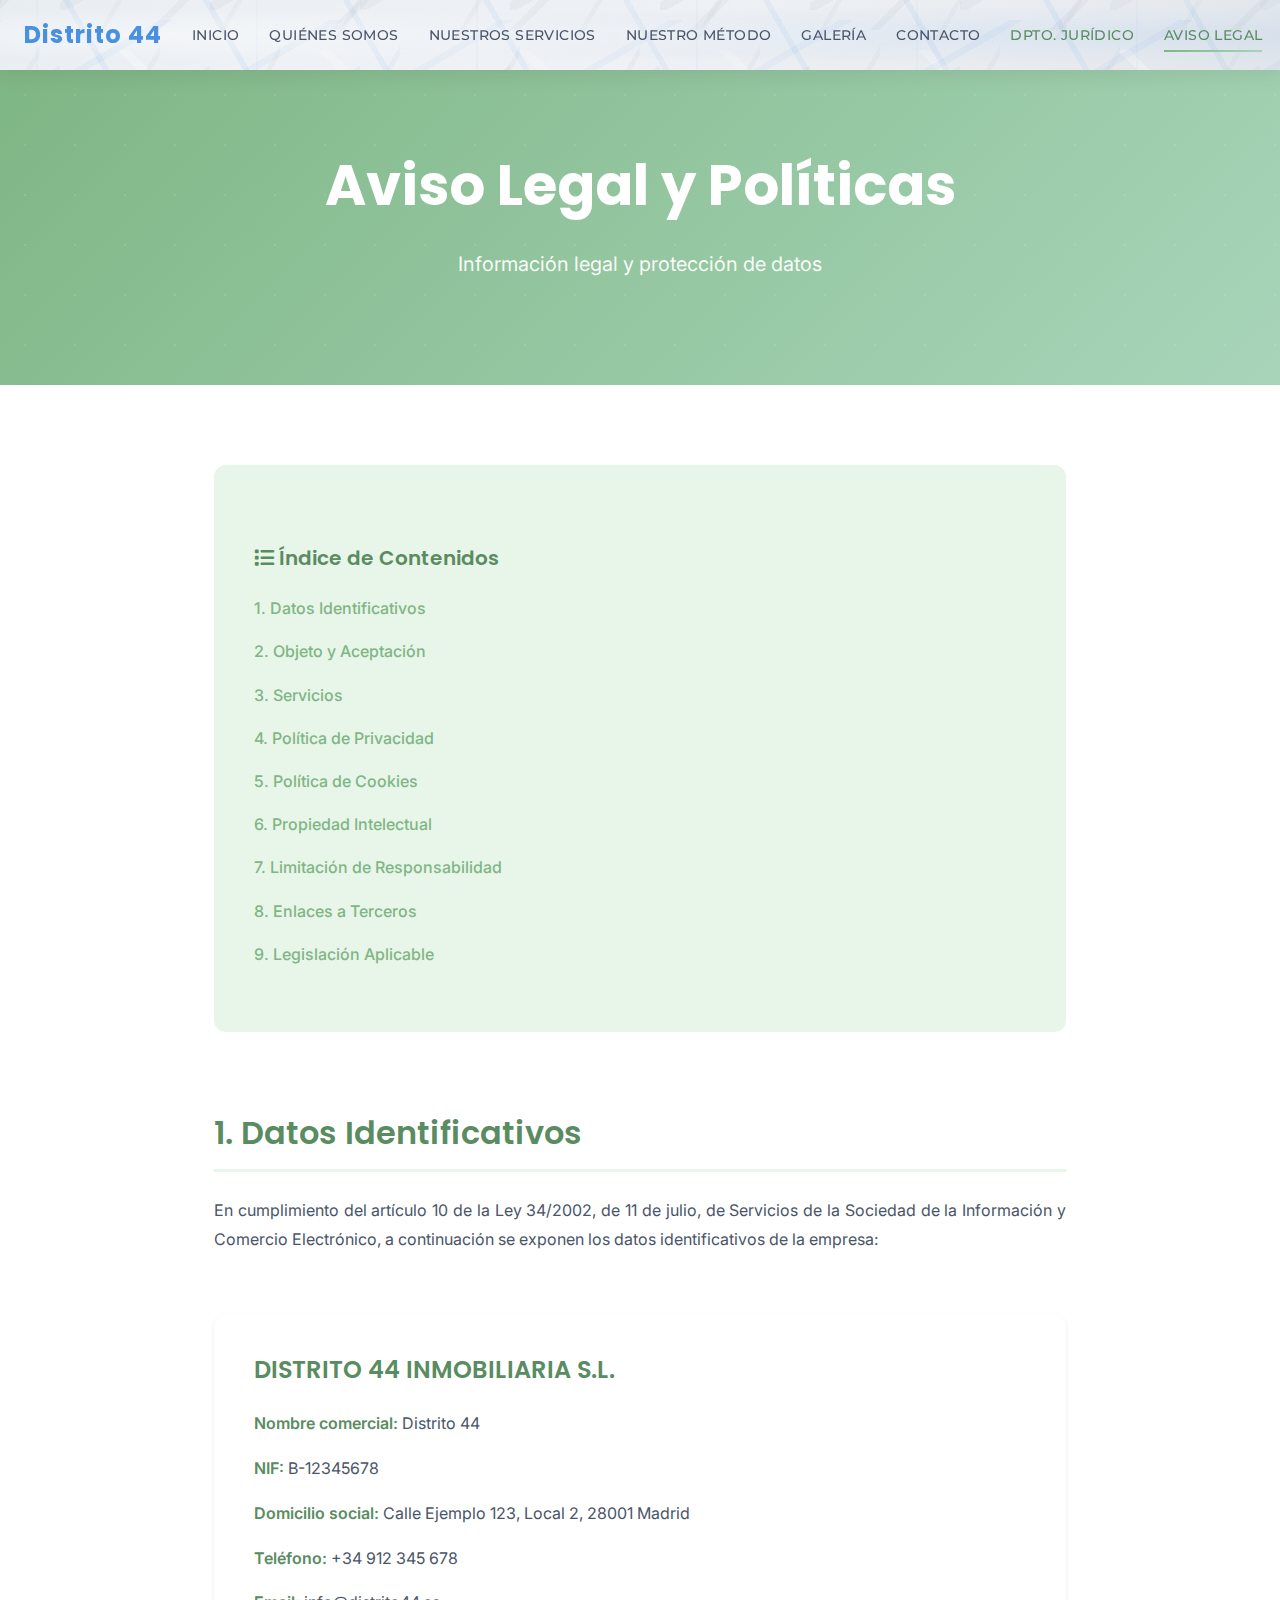
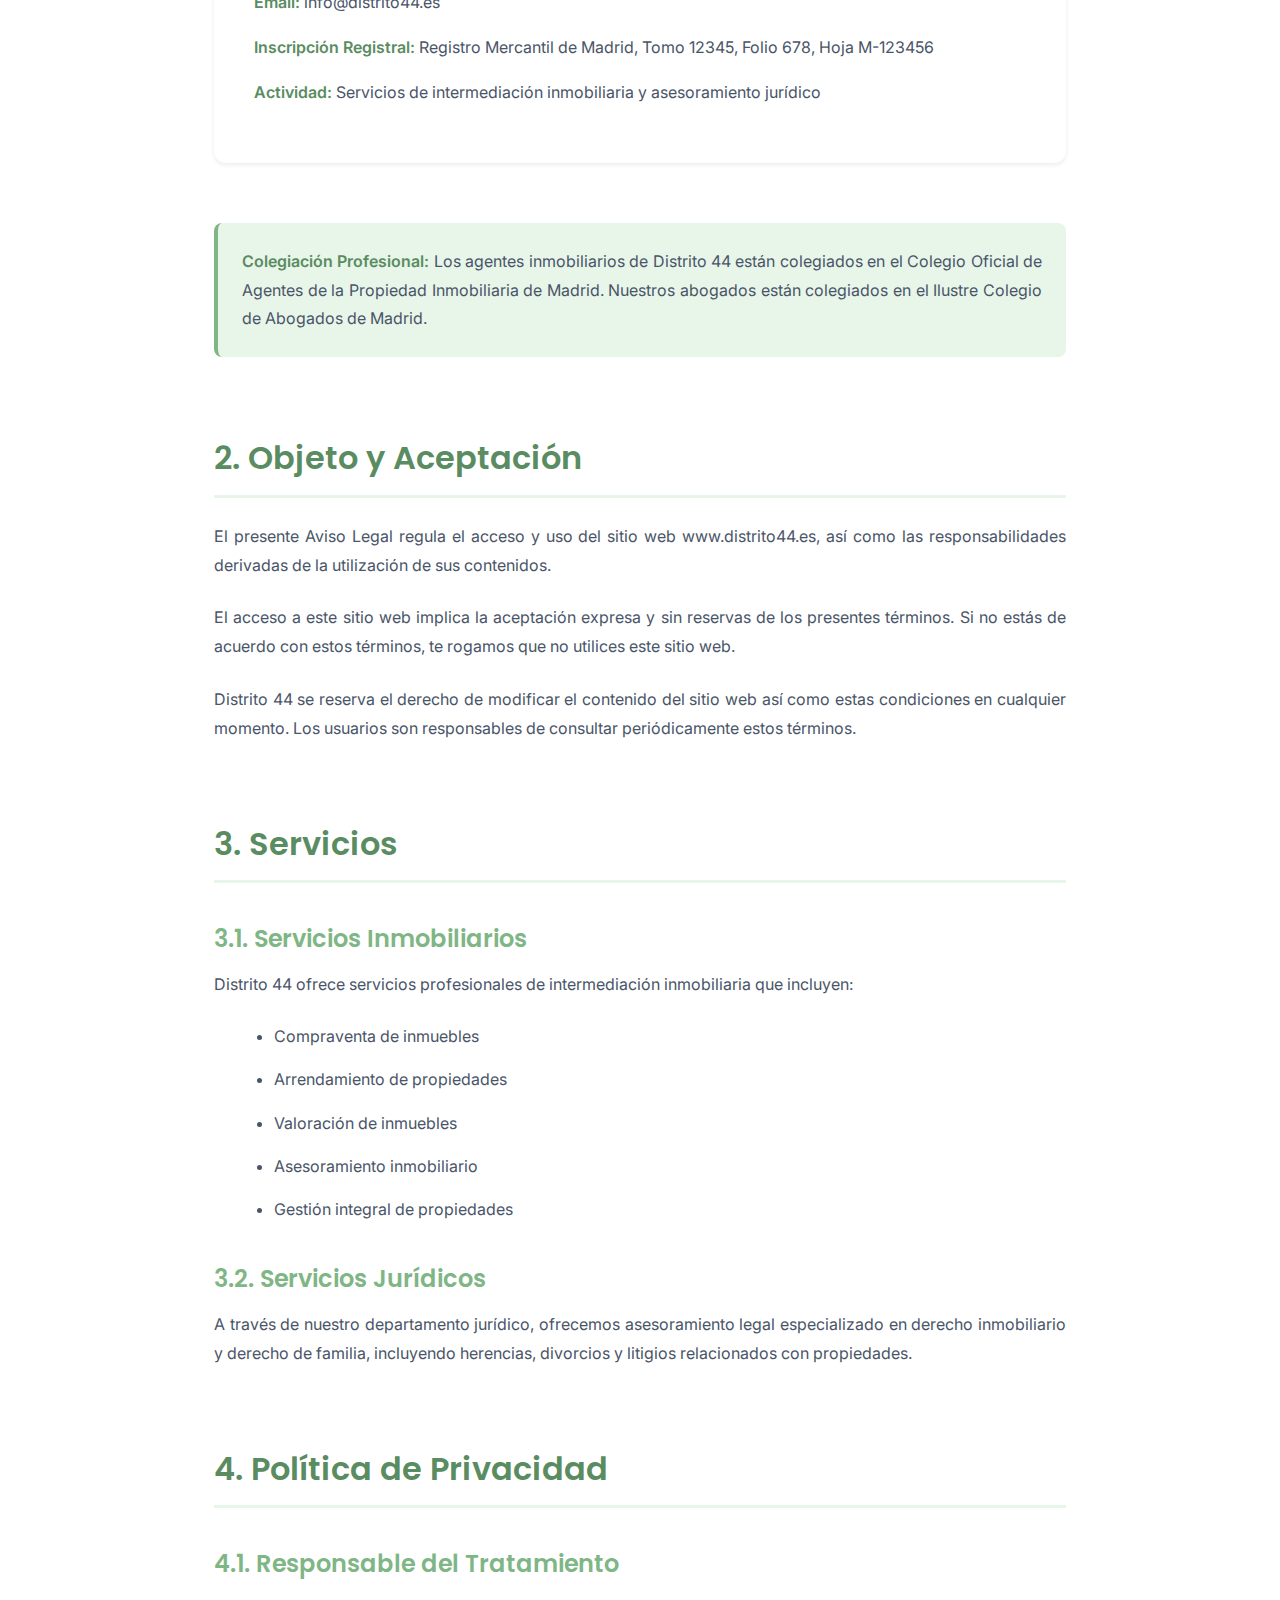
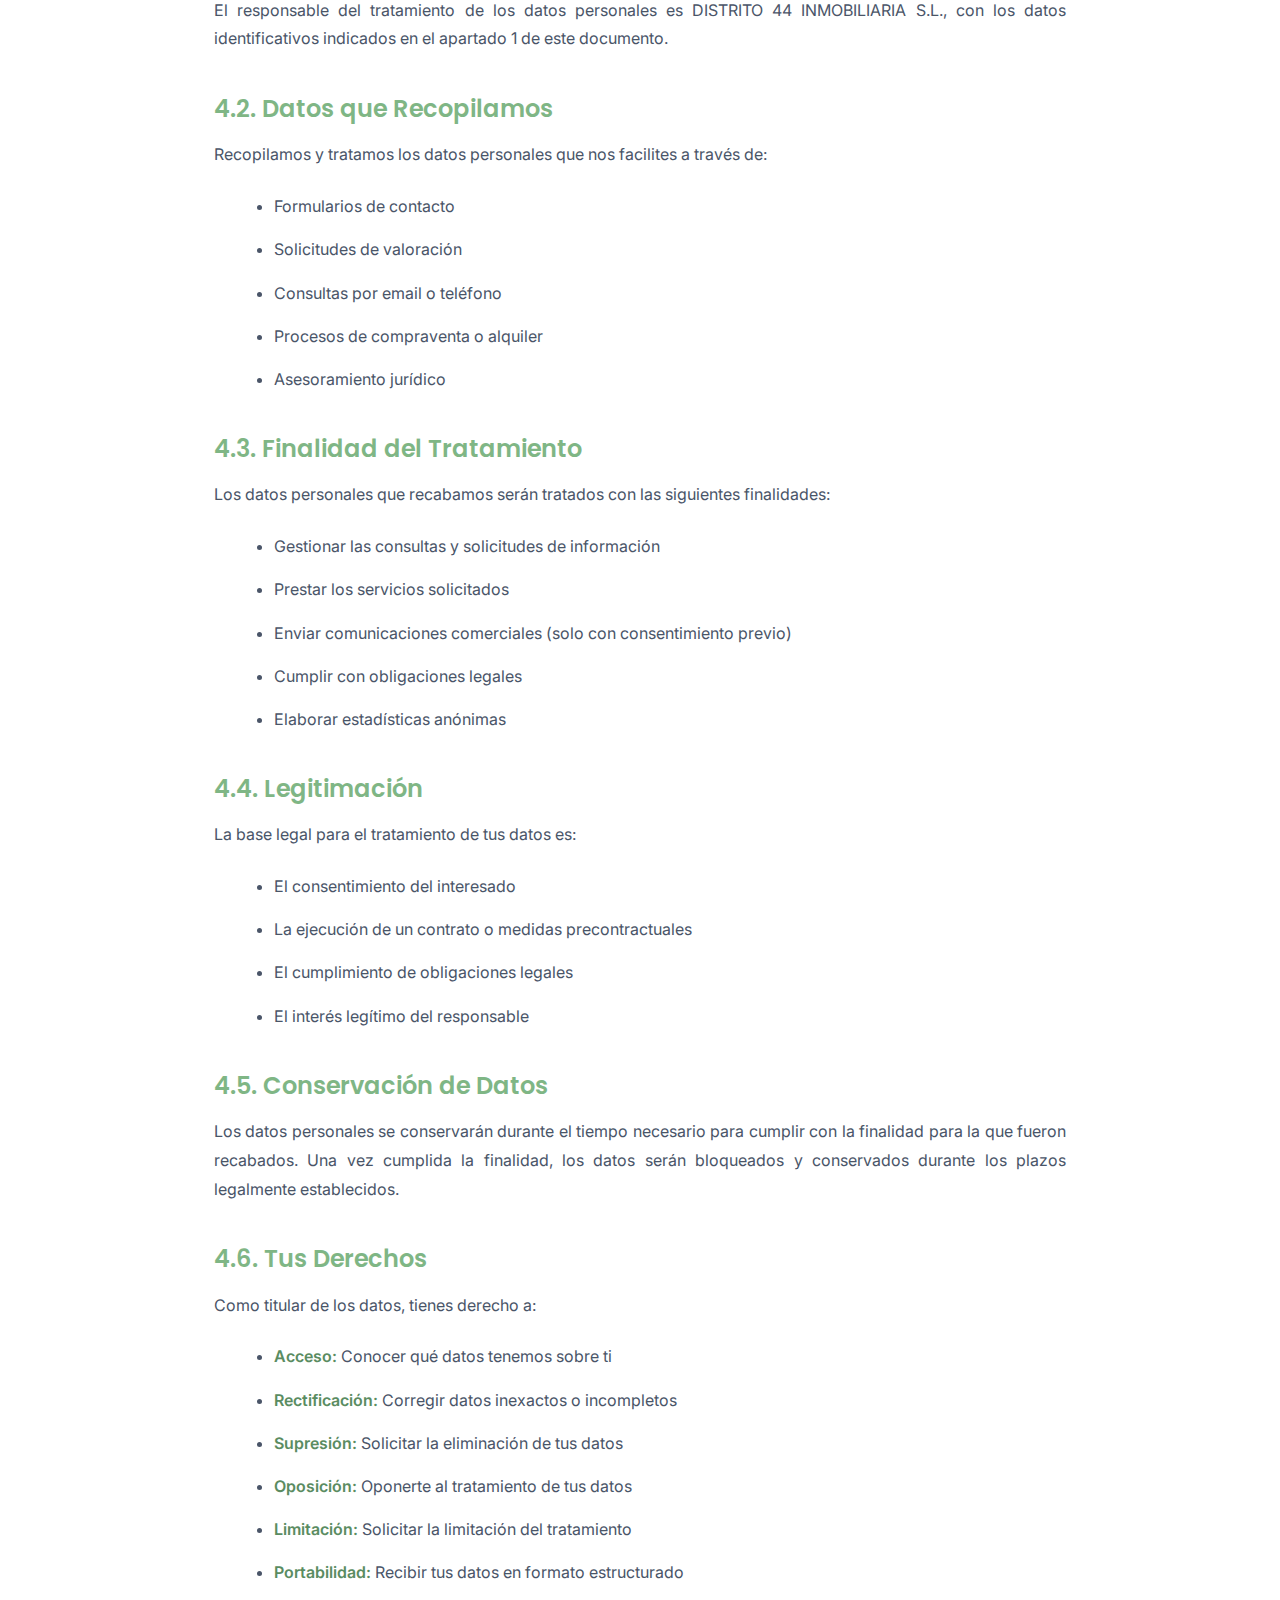
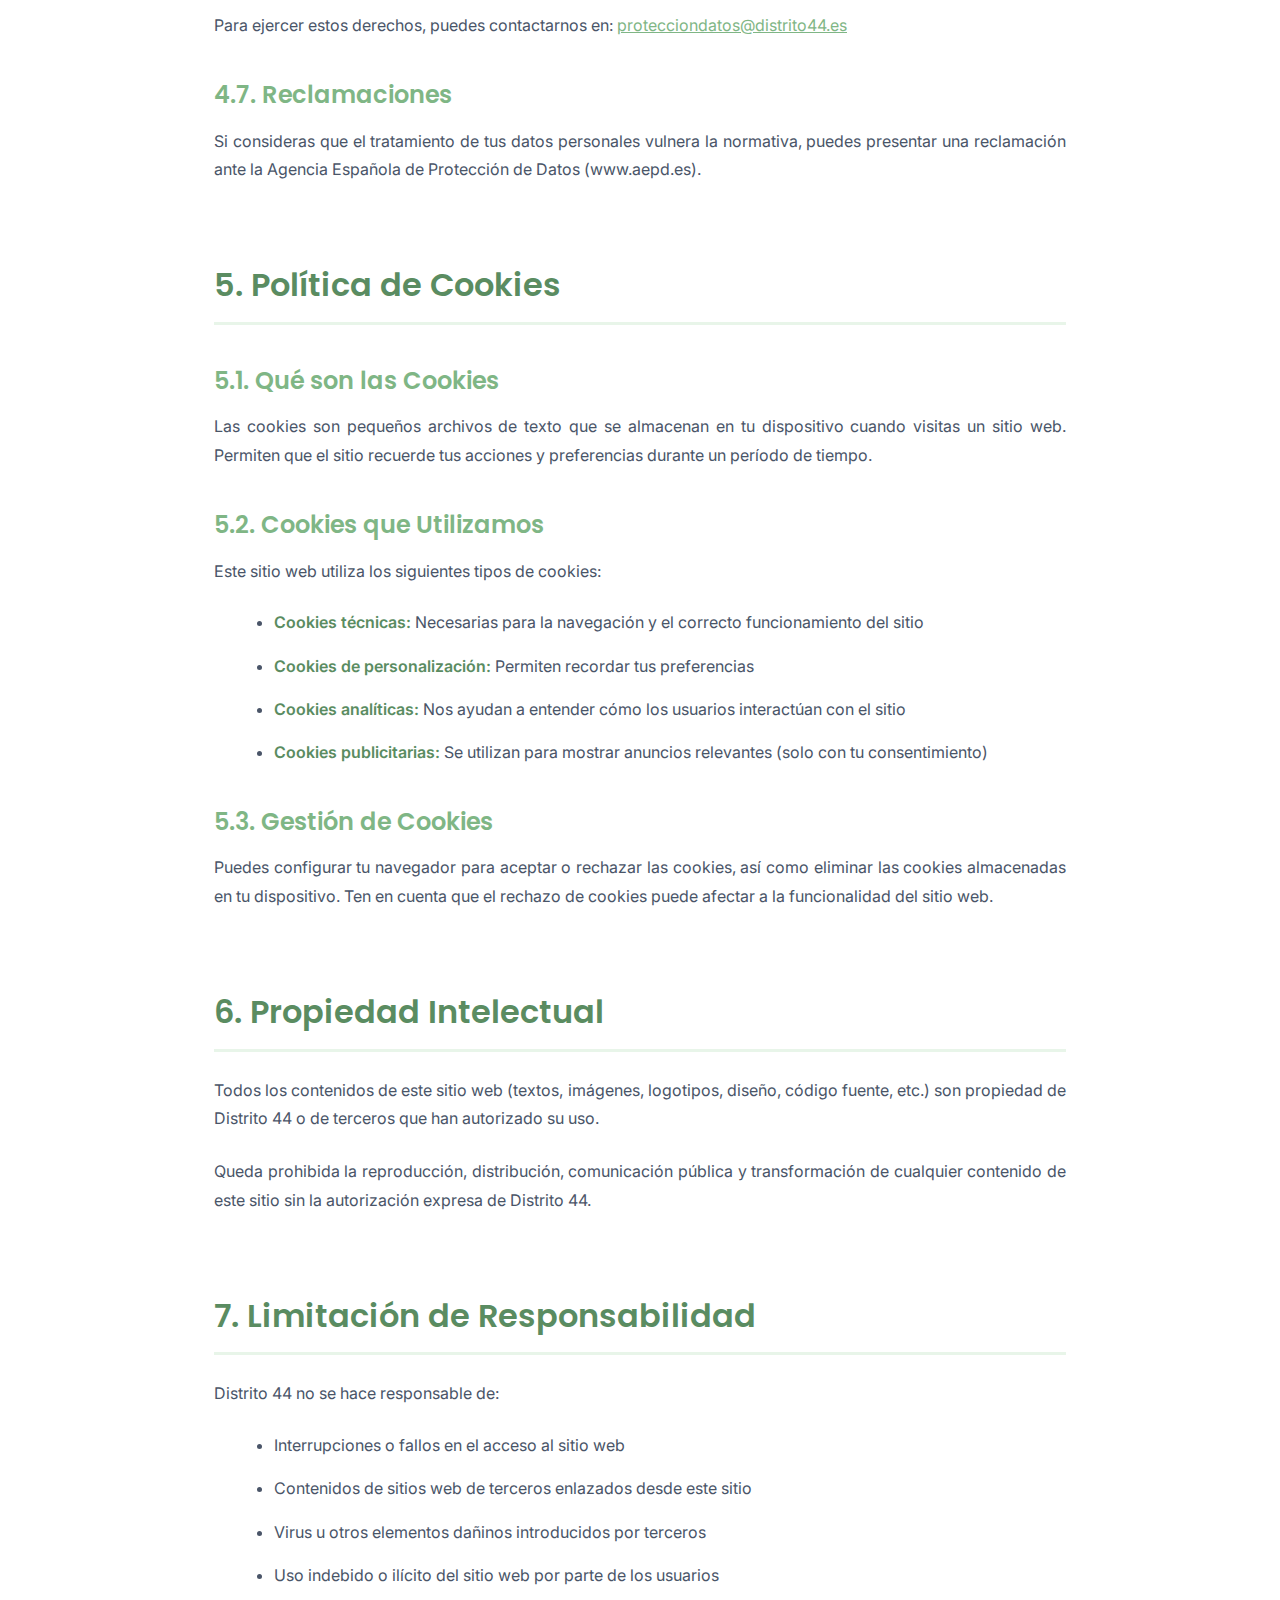
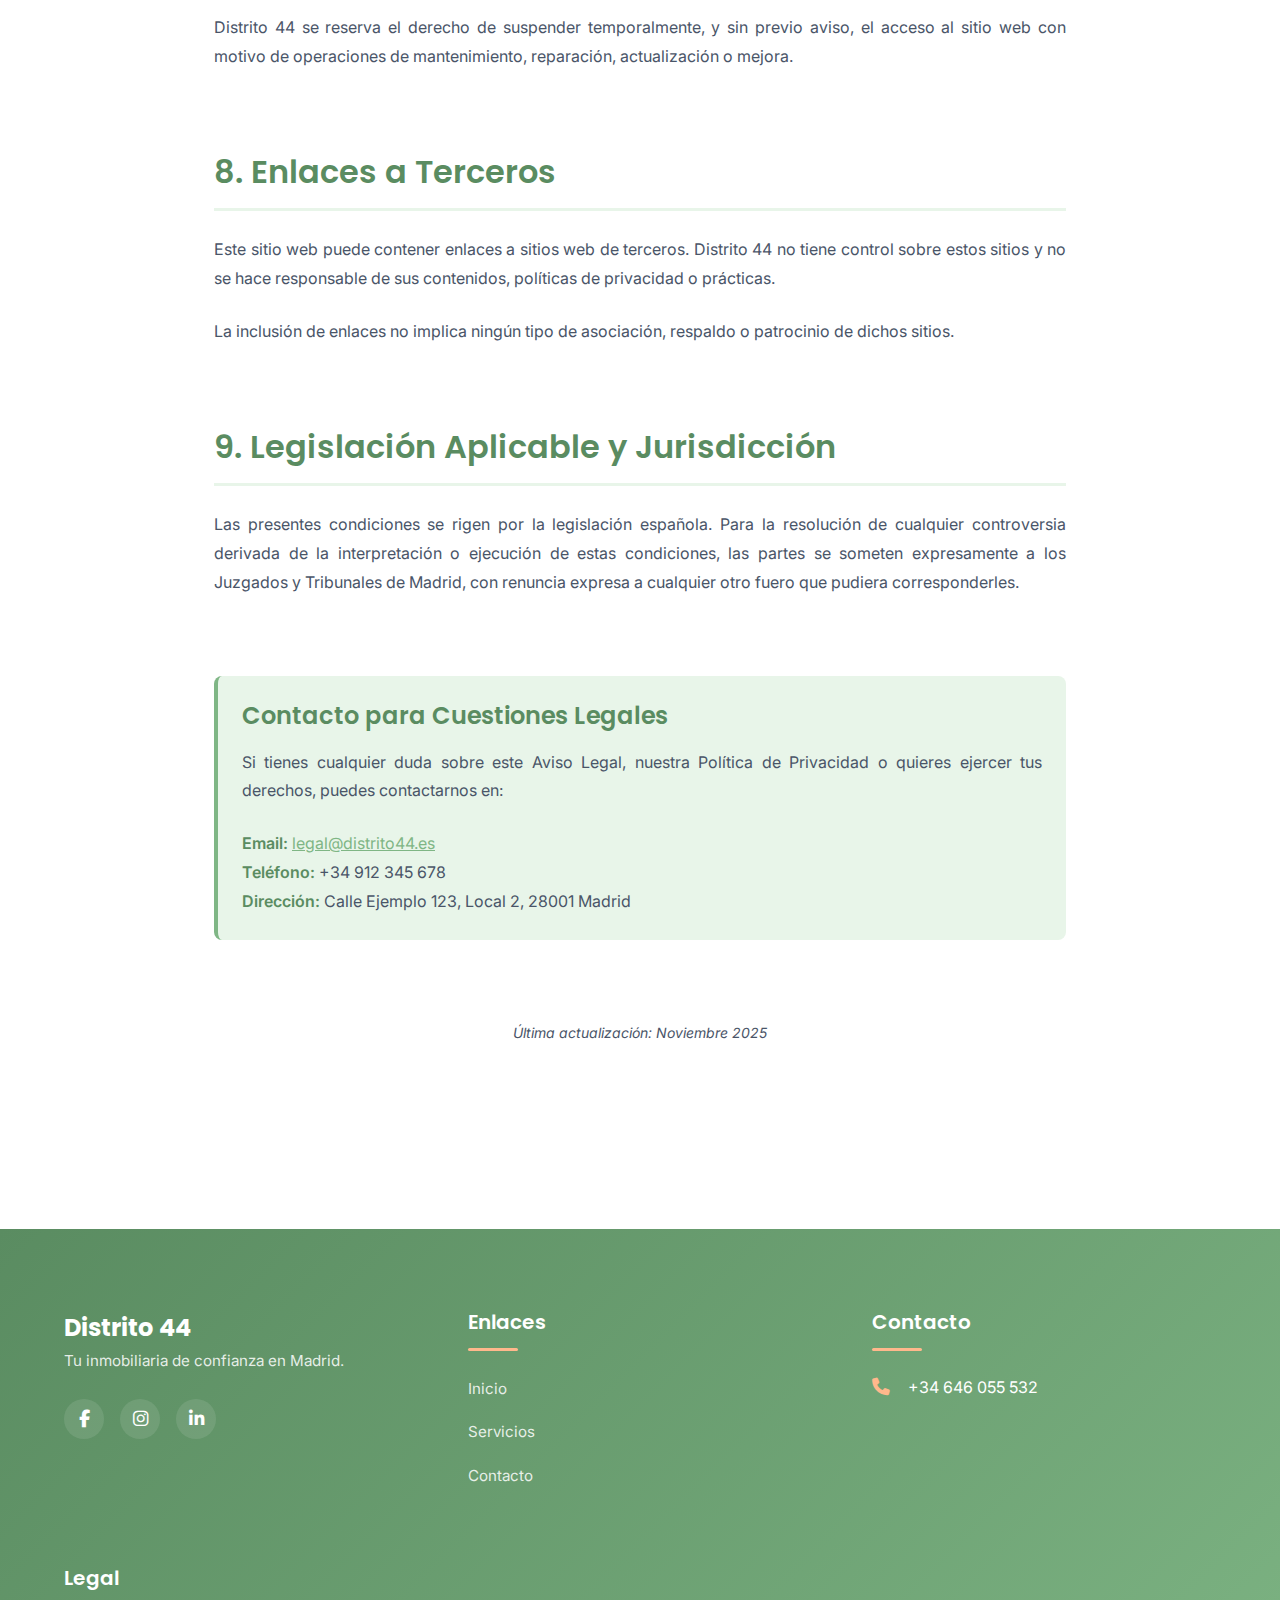
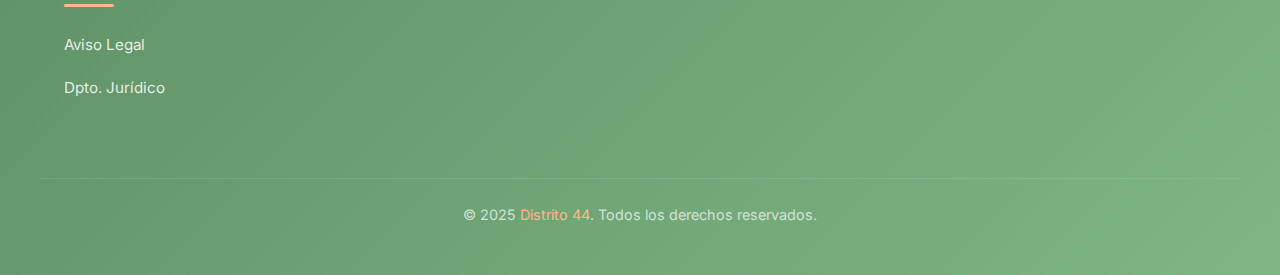
<file: aviso-legal.html>
<!DOCTYPE html>
<html lang="es">

<head>
    <meta charset="UTF-8">
    <meta name="viewport" content="width=device-width, initial-scale=1.0">
    <meta name="description" content="Aviso Legal, Política de Privacidad y Condiciones de Uso de Distrito 44">
    <title>Aviso Legal - Distrito 44</title>

    <link rel="stylesheet" href="comun.css">
    <link rel="stylesheet" href="https://cdnjs.cloudflare.com/ajax/libs/font-awesome/6.4.0/css/all.min.css">

    <style>
        /* TEMA VERDE PARA PÁGINAS LEGALES */
        :root {
            --legal-primary: #7FB685;
            --legal-light: #A8D5BA;
            --legal-dark: #5A8C61;
            --legal-bg: #E8F5E9;
        }

        .legal-hero {
            background: linear-gradient(135deg, var(--legal-primary), var(--legal-light));
            padding: var(--spacing-xxl) 0;
            text-align: center;
            color: var(--color-blanco);
            position: relative;
            overflow: hidden;
        }

        .legal-hero::before {
            content: '';
            position: absolute;
            top: 0;
            left: 0;
            right: 0;
            bottom: 0;
            background-image: radial-gradient(circle, rgba(255, 255, 255, 0.1) 1px, transparent 1px);
            background-size: 50px 50px;
        }

        .legal-hero .container {
            position: relative;
            z-index: 1;
        }

        .legal-hero h1 {
            color: var(--color-blanco);
        }

        /* CONTENIDO LEGAL */
        .legal-content {
            max-width: 900px;
            margin: 0 auto;
            padding: var(--spacing-xxl) var(--spacing-md);
        }

        .legal-content h2 {
            color: var(--legal-dark);
            margin-top: var(--spacing-xxl);
            margin-bottom: var(--spacing-md);
            padding-bottom: var(--spacing-sm);
            border-bottom: 3px solid var(--legal-bg);
            font-size: 2rem;
        }

        .legal-content h2:first-of-type {
            margin-top: 0;
        }

        .legal-content h3 {
            color: var(--legal-primary);
            margin-top: var(--spacing-lg);
            margin-bottom: var(--spacing-sm);
            font-size: 1.5rem;
        }

        .legal-content p {
            margin-bottom: var(--spacing-md);
            color: var(--color-gris-texto);
            text-align: justify;
            line-height: 1.8;
        }

        .legal-content ul,
        .legal-content ol {
            margin-bottom: var(--spacing-md);
            padding-left: var(--spacing-xl);
            color: var(--color-gris-texto);
        }

        .legal-content li {
            margin-bottom: var(--spacing-sm);
            line-height: 1.7;
        }

        .legal-content strong {
            color: var(--legal-dark);
            font-weight: 600;
        }

        .legal-content a {
            color: var(--legal-primary);
            text-decoration: underline;
        }

        .legal-content a:hover {
            color: var(--legal-dark);
        }

        /* TABLA DE CONTENIDOS */
        .toc {
            background: var(--legal-bg);
            padding: var(--spacing-lg);
            border-radius: var(--radius-md);
            margin-bottom: var(--spacing-xxl);
        }

        .toc h3 {
            color: var(--legal-dark);
            margin-bottom: var(--spacing-md);
            font-size: 1.25rem;
        }

        .toc ul {
            list-style: none;
            padding: 0;
        }

        .toc li {
            margin-bottom: var(--spacing-sm);
        }

        .toc a {
            color: var(--legal-primary);
            font-weight: 500;
            text-decoration: none;
            transition: all var(--transition-fast);
        }

        .toc a:hover {
            color: var(--legal-dark);
            transform: translateX(5px);
            display: inline-block;
        }

        /* DESTACADOS */
        .legal-highlight {
            background: var(--legal-bg);
            border-left: 4px solid var(--legal-primary);
            padding: var(--spacing-md);
            margin: var(--spacing-lg) 0;
            border-radius: var(--radius-sm);
        }

        .legal-highlight p:last-child {
            margin-bottom: 0;
        }

        /* EMPRESA DATA */
        .company-data {
            background: var(--color-blanco);
            padding: var(--spacing-lg);
            border-radius: var(--radius-md);
            box-shadow: var(--shadow-sm);
            margin: var(--spacing-xl) 0;
        }

        .company-data h4 {
            color: var(--legal-dark);
            margin-bottom: var(--spacing-md);
        }

        .company-data p {
            margin-bottom: var(--spacing-sm);
            text-align: left;
        }
    </style>
</head>

<body>
    <!-- NAVEGACIÓN -->
    <nav class="navbar">
        <div class="navbar-container">
            <a href="index.html" class="navbar-logo">
                <span class="navbar-logo-text">Distrito 44</span>
            </a>

            <button class="navbar-toggle" aria-label="Abrir menú">
                <span></span>
                <span></span>
                <span></span>
            </button>

            <ul class="navbar-menu">
                <li><a href="index.html">Inicio</a></li>
                <li><a href="quienes-somos.html">Quiénes Somos</a></li>
                <li><a href="nuestros-servicios.html">Nuestros Servicios</a></li>
                <li><a href="nuestro-metodo.html">Nuestro Método</a></li>
                <li><a href="galeria.html">Galería</a></li>
                <li><a href="contacto.html">Contacto</a></li>
                <li><a href="departamento-juridico.html" class="legal-link">Dpto. Jurídico</a></li>
                <li><a href="aviso-legal.html" class="legal-link active">Aviso Legal</a></li>
            </ul>
        </div>
    </nav>

    <!-- HERO VERDE -->
    <section class="legal-hero">
        <div class="container">
            <h1>Aviso Legal y Políticas</h1>
            <p style="font-size: 1.25rem; color: rgba(255,255,255,0.95);">Información legal y protección de datos</p>
        </div>
    </section>

    <!-- CONTENIDO LEGAL -->
    <div class="legal-content">
        <!-- TABLA DE CONTENIDOS -->
        <div class="toc">
            <h3><i class="fas fa-list"></i> Índice de Contenidos</h3>
            <ul>
                <li><a href="#datos-identificativos">1. Datos Identificativos</a></li>
                <li><a href="#objeto">2. Objeto y Aceptación</a></li>
                <li><a href="#servicios">3. Servicios</a></li>
                <li><a href="#privacidad">4. Política de Privacidad</a></li>
                <li><a href="#cookies">5. Política de Cookies</a></li>
                <li><a href="#propiedad-intelectual">6. Propiedad Intelectual</a></li>
                <li><a href="#responsabilidad">7. Limitación de Responsabilidad</a></li>
                <li><a href="#enlaces">8. Enlaces a Terceros</a></li>
                <li><a href="#legislacion">9. Legislación Aplicable</a></li>
            </ul>
        </div>

        <!-- DATOS IDENTIFICATIVOS -->
        <h2 id="datos-identificativos">1. Datos Identificativos</h2>
        <p>En cumplimiento del artículo 10 de la Ley 34/2002, de 11 de julio, de Servicios de la Sociedad de la
            Información y Comercio Electrónico, a continuación se exponen los datos identificativos de la empresa:</p>

        <div class="company-data">
            <h4>DISTRITO 44 INMOBILIARIA S.L.</h4>
            <p><strong>Nombre comercial:</strong> Distrito 44</p>
            <p><strong>NIF:</strong> B-12345678</p>
            <p><strong>Domicilio social:</strong> Calle Ejemplo 123, Local 2, 28001 Madrid</p>
            <p><strong>Teléfono:</strong> +34 912 345 678</p>
            <p><strong>Email:</strong> info@distrito44.es</p>
            <p><strong>Inscripción Registral:</strong> Registro Mercantil de Madrid, Tomo 12345, Folio 678, Hoja
                M-123456</p>
            <p><strong>Actividad:</strong> Servicios de intermediación inmobiliaria y asesoramiento jurídico</p>
        </div>

        <div class="legal-highlight">
            <p><strong>Colegiación Profesional:</strong> Los agentes inmobiliarios de Distrito 44 están colegiados en el
                Colegio Oficial de Agentes de la Propiedad Inmobiliaria de Madrid. Nuestros abogados están colegiados en
                el Ilustre Colegio de Abogados de Madrid.</p>
        </div>

        <!-- OBJETO -->
        <h2 id="objeto">2. Objeto y Aceptación</h2>
        <p>El presente Aviso Legal regula el acceso y uso del sitio web www.distrito44.es, así como las
            responsabilidades derivadas de la utilización de sus contenidos.</p>
        <p>El acceso a este sitio web implica la aceptación expresa y sin reservas de los presentes términos. Si no
            estás de acuerdo con estos términos, te rogamos que no utilices este sitio web.</p>
        <p>Distrito 44 se reserva el derecho de modificar el contenido del sitio web así como estas condiciones en
            cualquier momento. Los usuarios son responsables de consultar periódicamente estos términos.</p>

        <!-- SERVICIOS -->
        <h2 id="servicios">3. Servicios</h2>
        <h3>3.1. Servicios Inmobiliarios</h3>
        <p>Distrito 44 ofrece servicios profesionales de intermediación inmobiliaria que incluyen:</p>
        <ul>
            <li>Compraventa de inmuebles</li>
            <li>Arrendamiento de propiedades</li>
            <li>Valoración de inmuebles</li>
            <li>Asesoramiento inmobiliario</li>
            <li>Gestión integral de propiedades</li>
        </ul>

        <h3>3.2. Servicios Jurídicos</h3>
        <p>A través de nuestro departamento jurídico, ofrecemos asesoramiento legal especializado en derecho
            inmobiliario y derecho de familia, incluyendo herencias, divorcios y litigios relacionados con propiedades.
        </p>

        <!-- PRIVACIDAD -->
        <h2 id="privacidad">4. Política de Privacidad</h2>
        <h3>4.1. Responsable del Tratamiento</h3>
        <p>El responsable del tratamiento de los datos personales es DISTRITO 44 INMOBILIARIA S.L., con los datos
            identificativos indicados en el apartado 1 de este documento.</p>

        <h3>4.2. Datos que Recopilamos</h3>
        <p>Recopilamos y tratamos los datos personales que nos facilites a través de:</p>
        <ul>
            <li>Formularios de contacto</li>
            <li>Solicitudes de valoración</li>
            <li>Consultas por email o teléfono</li>
            <li>Procesos de compraventa o alquiler</li>
            <li>Asesoramiento jurídico</li>
        </ul>

        <h3>4.3. Finalidad del Tratamiento</h3>
        <p>Los datos personales que recabamos serán tratados con las siguientes finalidades:</p>
        <ul>
            <li>Gestionar las consultas y solicitudes de información</li>
            <li>Prestar los servicios solicitados</li>
            <li>Enviar comunicaciones comerciales (solo con consentimiento previo)</li>
            <li>Cumplir con obligaciones legales</li>
            <li>Elaborar estadísticas anónimas</li>
        </ul>

        <h3>4.4. Legitimación</h3>
        <p>La base legal para el tratamiento de tus datos es:</p>
        <ul>
            <li>El consentimiento del interesado</li>
            <li>La ejecución de un contrato o medidas precontractuales</li>
            <li>El cumplimiento de obligaciones legales</li>
            <li>El interés legítimo del responsable</li>
        </ul>

        <h3>4.5. Conservación de Datos</h3>
        <p>Los datos personales se conservarán durante el tiempo necesario para cumplir con la finalidad para la que
            fueron recabados. Una vez cumplida la finalidad, los datos serán bloqueados y conservados durante los plazos
            legalmente establecidos.</p>

        <h3>4.6. Tus Derechos</h3>
        <p>Como titular de los datos, tienes derecho a:</p>
        <ul>
            <li><strong>Acceso:</strong> Conocer qué datos tenemos sobre ti</li>
            <li><strong>Rectificación:</strong> Corregir datos inexactos o incompletos</li>
            <li><strong>Supresión:</strong> Solicitar la eliminación de tus datos</li>
            <li><strong>Oposición:</strong> Oponerte al tratamiento de tus datos</li>
            <li><strong>Limitación:</strong> Solicitar la limitación del tratamiento</li>
            <li><strong>Portabilidad:</strong> Recibir tus datos en formato estructurado</li>
        </ul>
        <p>Para ejercer estos derechos, puedes contactarnos en: <a
                href="mailto:protecciondatos@distrito44.es">protecciondatos@distrito44.es</a></p>

        <h3>4.7. Reclamaciones</h3>
        <p>Si consideras que el tratamiento de tus datos personales vulnera la normativa, puedes presentar una
            reclamación ante la Agencia Española de Protección de Datos (www.aepd.es).</p>

        <!-- COOKIES -->
        <h2 id="cookies">5. Política de Cookies</h2>
        <h3>5.1. Qué son las Cookies</h3>
        <p>Las cookies son pequeños archivos de texto que se almacenan en tu dispositivo cuando visitas un sitio web.
            Permiten que el sitio recuerde tus acciones y preferencias durante un período de tiempo.</p>

        <h3>5.2. Cookies que Utilizamos</h3>
        <p>Este sitio web utiliza los siguientes tipos de cookies:</p>
        <ul>
            <li><strong>Cookies técnicas:</strong> Necesarias para la navegación y el correcto funcionamiento del sitio
            </li>
            <li><strong>Cookies de personalización:</strong> Permiten recordar tus preferencias</li>
            <li><strong>Cookies analíticas:</strong> Nos ayudan a entender cómo los usuarios interactúan con el sitio
            </li>
            <li><strong>Cookies publicitarias:</strong> Se utilizan para mostrar anuncios relevantes (solo con tu
                consentimiento)</li>
        </ul>

        <h3>5.3. Gestión de Cookies</h3>
        <p>Puedes configurar tu navegador para aceptar o rechazar las cookies, así como eliminar las cookies almacenadas
            en tu dispositivo. Ten en cuenta que el rechazo de cookies puede afectar a la funcionalidad del sitio web.
        </p>

        <!-- PROPIEDAD INTELECTUAL -->
        <h2 id="propiedad-intelectual">6. Propiedad Intelectual</h2>
        <p>Todos los contenidos de este sitio web (textos, imágenes, logotipos, diseño, código fuente, etc.) son
            propiedad de Distrito 44 o de terceros que han autorizado su uso.</p>
        <p>Queda prohibida la reproducción, distribución, comunicación pública y transformación de cualquier contenido
            de este sitio sin la autorización expresa de Distrito 44.</p>

        <!-- RESPONSABILIDAD -->
        <h2 id="responsabilidad">7. Limitación de Responsabilidad</h2>
        <p>Distrito 44 no se hace responsable de:</p>
        <ul>
            <li>Interrupciones o fallos en el acceso al sitio web</li>
            <li>Contenidos de sitios web de terceros enlazados desde este sitio</li>
            <li>Virus u otros elementos dañinos introducidos por terceros</li>
            <li>Uso indebido o ilícito del sitio web por parte de los usuarios</li>
        </ul>
        <p>Distrito 44 se reserva el derecho de suspender temporalmente, y sin previo aviso, el acceso al sitio web con
            motivo de operaciones de mantenimiento, reparación, actualización o mejora.</p>

        <!-- ENLACES -->
        <h2 id="enlaces">8. Enlaces a Terceros</h2>
        <p>Este sitio web puede contener enlaces a sitios web de terceros. Distrito 44 no tiene control sobre estos
            sitios y no se hace responsable de sus contenidos, políticas de privacidad o prácticas.</p>
        <p>La inclusión de enlaces no implica ningún tipo de asociación, respaldo o patrocinio de dichos sitios.</p>

        <!-- LEGISLACIÓN -->
        <h2 id="legislacion">9. Legislación Aplicable y Jurisdicción</h2>
        <p>Las presentes condiciones se rigen por la legislación española. Para la resolución de cualquier controversia
            derivada de la interpretación o ejecución de estas condiciones, las partes se someten expresamente a los
            Juzgados y Tribunales de Madrid, con renuncia expresa a cualquier otro fuero que pudiera corresponderles.
        </p>

        <!-- CONTACTO -->
        <div class="legal-highlight" style="margin-top: var(--spacing-xxl);">
            <h4 style="color: var(--legal-dark); margin-bottom: var(--spacing-sm);">Contacto para Cuestiones Legales
            </h4>
            <p>Si tienes cualquier duda sobre este Aviso Legal, nuestra Política de Privacidad o quieres ejercer tus
                derechos, puedes contactarnos en:</p>
            <p><strong>Email:</strong> <a href="mailto:legal@distrito44.es">legal@distrito44.es</a><br>
                <strong>Teléfono:</strong> +34 912 345 678<br>
                <strong>Dirección:</strong> Calle Ejemplo 123, Local 2, 28001 Madrid
            </p>
        </div>

        <p
            style="text-align: center; margin-top: var(--spacing-xxl); color: var(--color-gris-texto); font-size: 0.875rem;">
            <em>Última actualización: Noviembre 2025</em>
        </p>
    </div>

    <!-- FOOTER VERDE -->
    <footer class="footer" style="background: linear-gradient(135deg, var(--legal-dark), var(--legal-primary));">
        <div class="footer-content">
            <div class="footer-section">
                <span class="footer-logo-text">Distrito 44</span>
                <p>Tu inmobiliaria de confianza en Madrid.</p>
                <div class="footer-social">
                    <a href="#"><i class="fab fa-facebook-f"></i></a>
                    <a href="#"><i class="fab fa-instagram"></i></a>
                    <a href="#"><i class="fab fa-linkedin-in"></i></a>
                </div>
            </div>
            <div class="footer-section">
                <h4>Enlaces</h4>
                <ul>
                    <li><a href="index.html">Inicio</a></li>
                    <li><a href="nuestros-servicios.html">Servicios</a></li>
                    <li><a href="contacto.html">Contacto</a></li>
                </ul>
            </div>
            <div class="footer-section">
                <h4>Contacto</h4>
                <div class="footer-contact-item">
                    <i class="fas fa-phone"></i>
                    <span>+34 646 055 532</span>
                </div>
            </div>
            <div class="footer-section">
                <h4>Legal</h4>
                <ul>
                    <li><a href="aviso-legal.html">Aviso Legal</a></li>
                    <li><a href="departamento-juridico.html">Dpto. Jurídico</a></li>
                </ul>
            </div>
        </div>
        <div class="footer-bottom">
            <p class="footer-copyright">&copy; 2025 <a href="index.html">Distrito 44</a>. Todos los derechos reservados.
            </p>
        </div>
    </footer>

    <script src="comun.js"></script>
</body>

</html>
</file>
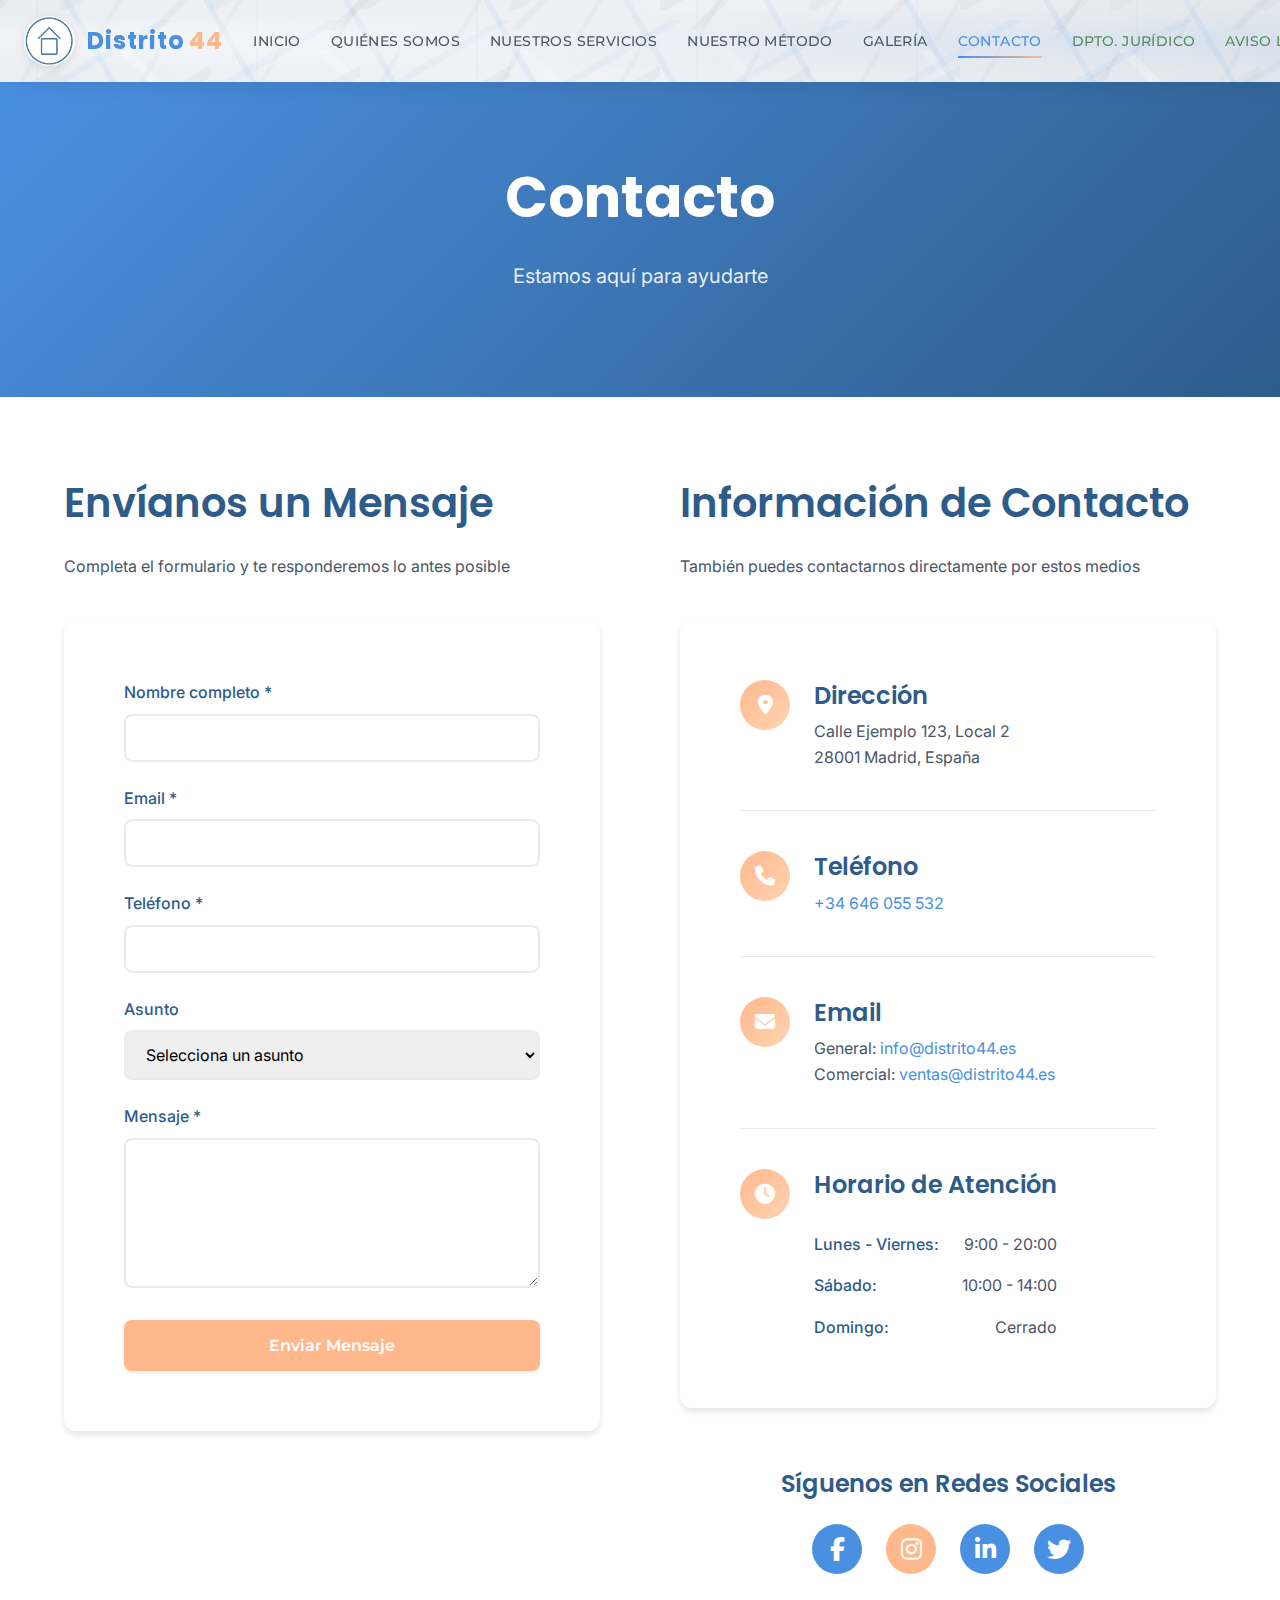
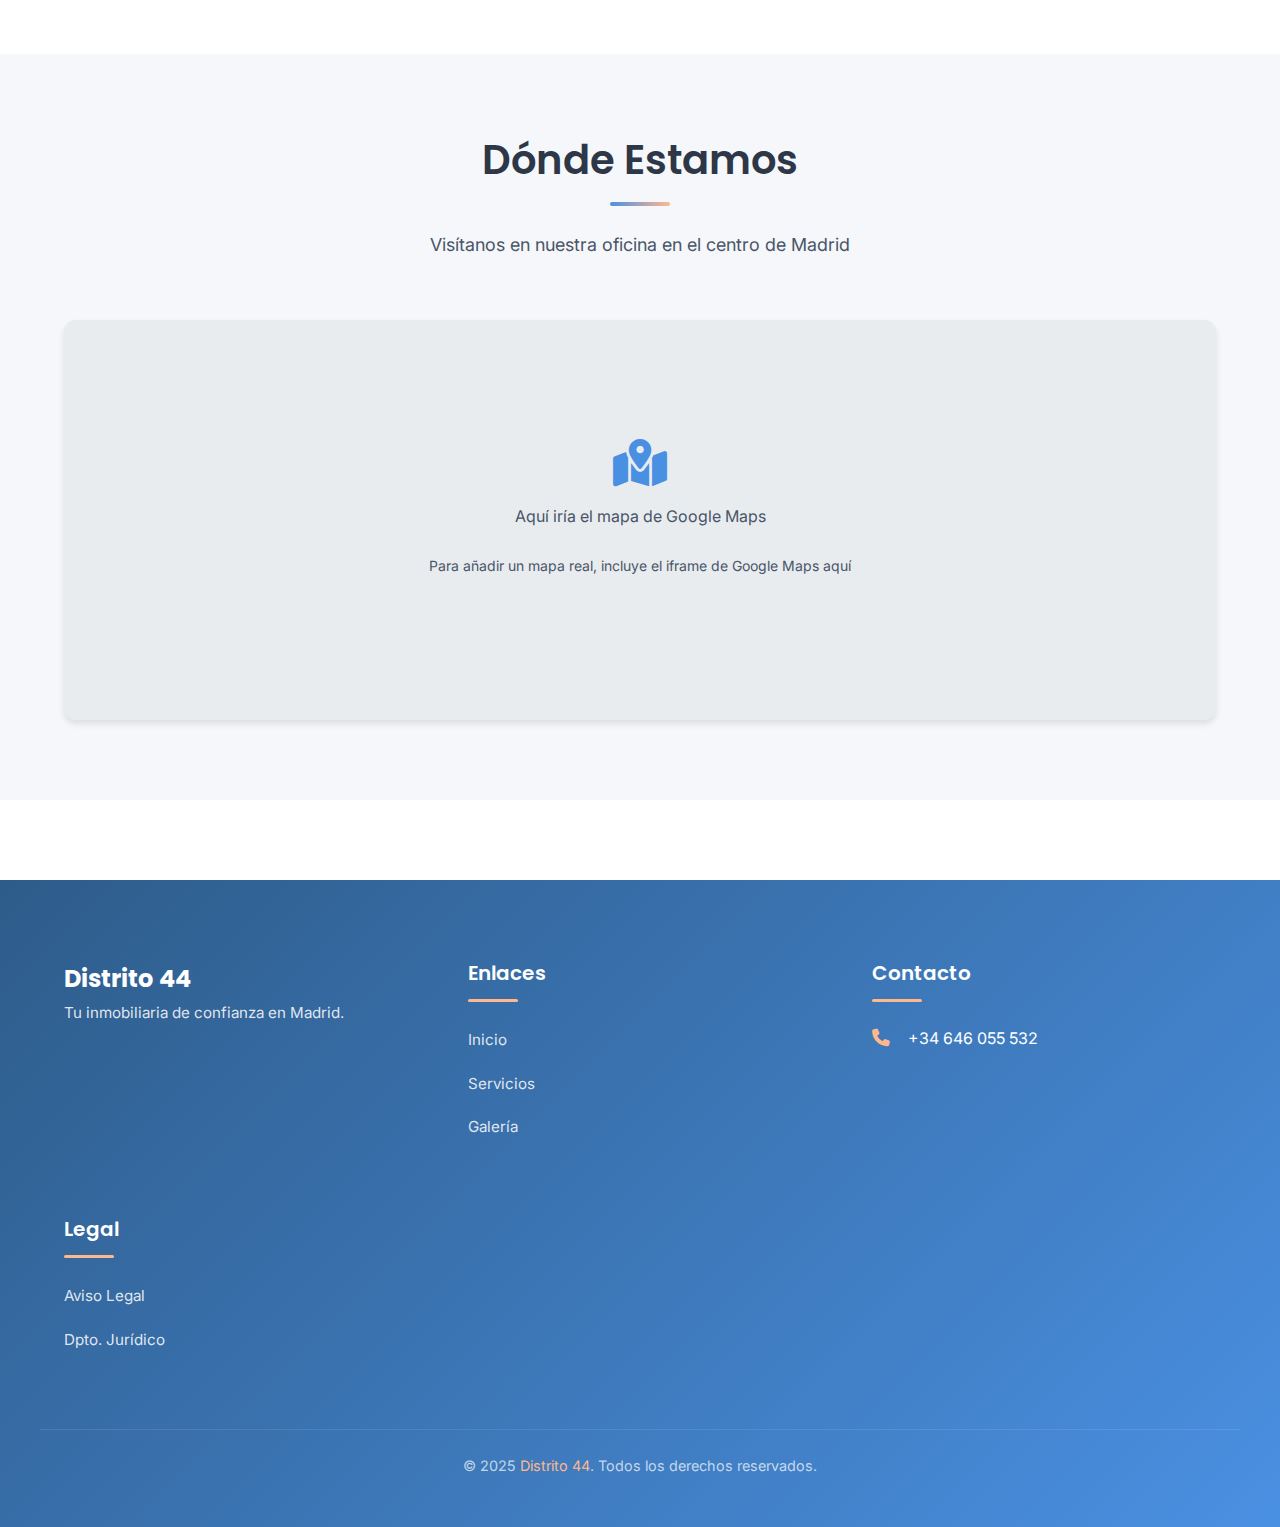
<file: contacto.html>
<!DOCTYPE html>
<html lang="es">

<head>
    <meta charset="UTF-8">
    <meta name="viewport" content="width=device-width, initial-scale=1.0">
    <meta name="description"
        content="Contacta con Distrito 44 - Tu inmobiliaria en Madrid. Teléfono, email, formulario y ubicación">
    <title>Contacto - Distrito 44</title>

    <link rel="stylesheet" href="comun.css">
    <link rel="stylesheet" href="https://cdnjs.cloudflare.com/ajax/libs/font-awesome/6.4.0/css/all.min.css">

    <style>
        .page-hero {
            background: linear-gradient(135deg, var(--color-azul-principal), var(--color-azul-oscuro));
            padding: var(--spacing-xxl) 0;
            text-align: center;
            color: var(--color-blanco);
        }

        .page-hero h1 {
            color: var(--color-blanco);
        }

        .contact-grid {
            display: grid;
            grid-template-columns: 1fr 1fr;
            gap: var(--spacing-xxl);
            align-items: start;
        }

        /* FORMULARIO */
        .contact-form {
            background: var(--color-blanco);
            padding: var(--spacing-xl);
            border-radius: var(--radius-md);
            box-shadow: var(--shadow-md);
        }

        .form-group {
            margin-bottom: var(--spacing-md);
        }

        .form-label {
            display: block;
            margin-bottom: var(--spacing-xs);
            font-weight: 500;
            color: var(--color-azul-oscuro);
        }

        .form-input,
        .form-textarea {
            width: 100%;
            padding: 12px 16px;
            border: 2px solid var(--color-gris-medio);
            border-radius: var(--radius-sm);
            font-family: var(--font-body);
            font-size: 1rem;
            transition: all var(--transition-fast);
        }

        .form-input:focus,
        .form-textarea:focus {
            outline: none;
            border-color: var(--color-azul-principal);
            box-shadow: 0 0 0 3px rgba(74, 144, 226, 0.1);
        }

        .form-textarea {
            resize: vertical;
            min-height: 150px;
        }

        .form-error {
            color: #e74c3c;
            font-size: 0.875rem;
            margin-top: var(--spacing-xs);
            display: none;
        }

        .form-input.error,
        .form-textarea.error {
            border-color: #e74c3c;
        }

        .form-success {
            background: #d4edda;
            color: #155724;
            padding: var(--spacing-md);
            border-radius: var(--radius-sm);
            margin-bottom: var(--spacing-md);
            display: none;
        }

        /* INFO DE CONTACTO */
        .contact-info {
            background: var(--color-blanco);
            padding: var(--spacing-xl);
            border-radius: var(--radius-md);
            box-shadow: var(--shadow-md);
        }

        .info-item {
            display: flex;
            align-items: flex-start;
            gap: var(--spacing-md);
            margin-bottom: var(--spacing-lg);
            padding-bottom: var(--spacing-lg);
            border-bottom: 1px solid var(--color-gris-medio);
        }

        .info-item:last-child {
            border-bottom: none;
            margin-bottom: 0;
            padding-bottom: 0;
        }

        .info-icon {
            width: 50px;
            height: 50px;
            background: linear-gradient(135deg, var(--color-naranja-pastel), var(--color-naranja-suave));
            border-radius: 50%;
            display: flex;
            align-items: center;
            justify-content: center;
            color: var(--color-blanco);
            font-size: 1.25rem;
            flex-shrink: 0;
        }

        .info-content h4 {
            color: var(--color-azul-oscuro);
            margin-bottom: var(--spacing-xs);
        }

        .info-content p {
            margin: 0;
            color: var(--color-gris-texto);
            line-height: 1.6;
        }

        .info-content a {
            color: var(--color-azul-principal);
        }

        /* HORARIOS */
        .schedule-table {
            width: 100%;
            margin-top: var(--spacing-md);
        }

        .schedule-row {
            display: flex;
            justify-content: space-between;
            padding: var(--spacing-xs) 0;
        }

        .schedule-day {
            font-weight: 500;
            color: var(--color-azul-oscuro);
        }

        .schedule-time {
            color: var(--color-gris-texto);
        }

        /* MAPA */
        .map-container {
            width: 100%;
            height: 400px;
            border-radius: var(--radius-md);
            overflow: hidden;
            box-shadow: var(--shadow-md);
            background: var(--color-gris-medio);
            display: flex;
            align-items: center;
            justify-content: center;
            color: var(--color-gris-texto);
        }

        .map-placeholder {
            text-align: center;
        }

        @media (max-width: 768px) {
            .contact-grid {
                grid-template-columns: 1fr;
                gap: var(--spacing-lg);
            }
        }
    </style>
</head>

<body>
    <!-- NAVEGACIÓN -->
    <nav class="navbar">
        <div class="navbar-container">
            <a href="index.html" class="navbar-logo">
                <img src="img/logo2.png" alt="Distrito 44" class="navbar-logo-img">
                <span class="navbar-logo-text"><span class="distrito">Distrito</span> <span class="numero">44</span></span>
            </a>

            <button class="navbar-toggle" aria-label="Abrir menú">
                <span></span>
                <span></span>
                <span></span>
            </button>

            <ul class="navbar-menu">
                <li><a href="index.html">Inicio</a></li>
                <li><a href="quienes-somos.html">Quiénes Somos</a></li>
                <li><a href="nuestros-servicios.html">Nuestros Servicios</a></li>
                <li><a href="nuestro-metodo.html">Nuestro Método</a></li>
                <li><a href="galeria.html">Galería</a></li>
                <li><a href="contacto.html" class="active">Contacto</a></li>
                <li><a href="departamento-juridico.html" class="legal-link">Dpto. Jurídico</a></li>
                <li><a href="aviso-legal.html" class="legal-link">Aviso Legal</a></li>
            </ul>
        </div>
    </nav>

    <!-- HERO -->
    <section class="page-hero">
        <div class="container">
            <h1>Contacto</h1>
            <p style="font-size: 1.25rem; color: rgba(255,255,255,0.9);">Estamos aquí para ayudarte</p>
        </div>
    </section>

    <!-- FORMULARIO Y INFO -->
    <section class="section">
        <div class="container">
            <div class="contact-grid">
                <!-- FORMULARIO -->
                <div>
                    <h2 style="color: var(--color-azul-oscuro); margin-bottom: var(--spacing-md);">Envíanos un Mensaje
                    </h2>
                    <p style="margin-bottom: var(--spacing-lg);">Completa el formulario y te responderemos lo antes
                        posible</p>

                    <form class="contact-form" id="contact-form">
                        <div class="form-success" id="form-success">
                            ¡Mensaje enviado correctamente! Te contactaremos pronto.
                        </div>

                        <div class="form-group">
                            <label class="form-label" for="nombre">Nombre completo *</label>
                            <input type="text" id="nombre" name="nombre" class="form-input" required>
                            <div class="form-error" id="nombre-error">Por favor, introduce tu nombre</div>
                        </div>

                        <div class="form-group">
                            <label class="form-label" for="email">Email *</label>
                            <input type="email" id="email" name="email" class="form-input" required>
                            <div class="form-error" id="email-error">Por favor, introduce un email válido</div>
                        </div>

                        <div class="form-group">
                            <label class="form-label" for="telefono">Teléfono *</label>
                            <input type="tel" id="telefono" name="telefono" class="form-input" required>
                            <div class="form-error" id="telefono-error">Por favor, introduce tu teléfono</div>
                        </div>

                        <div class="form-group">
                            <label class="form-label" for="asunto">Asunto</label>
                            <select id="asunto" name="asunto" class="form-input">
                                <option value="">Selecciona un asunto</option>
                                <option value="venta">Quiero vender mi propiedad</option>
                                <option value="compra">Quiero comprar una propiedad</option>
                                <option value="alquiler">Alquiler</option>
                                <option value="valoracion">Solicitar valoración</option>
                                <option value="informacion">Información general</option>
                                <option value="otro">Otro</option>
                            </select>
                        </div>

                        <div class="form-group">
                            <label class="form-label" for="mensaje">Mensaje *</label>
                            <textarea id="mensaje" name="mensaje" class="form-textarea" required></textarea>
                            <div class="form-error" id="mensaje-error">Por favor, escribe tu mensaje (mínimo 10
                                caracteres)</div>
                        </div>

                        <button type="submit" class="btn btn-primary" style="width: 100%;">
                            Enviar Mensaje
                        </button>
                    </form>
                </div>

                <!-- INFO DE CONTACTO -->
                <div>
                    <h2 style="color: var(--color-azul-oscuro); margin-bottom: var(--spacing-md);">Información de
                        Contacto</h2>
                    <p style="margin-bottom: var(--spacing-lg);">También puedes contactarnos directamente por estos
                        medios</p>

                    <div class="contact-info">
                        <div class="info-item">
                            <div class="info-icon">
                                <i class="fas fa-map-marker-alt"></i>
                            </div>
                            <div class="info-content">
                                <h4>Dirección</h4>
                                <p>Calle Ejemplo 123, Local 2<br>28001 Madrid, España</p>
                            </div>
                        </div>

                        <div class="info-item">
                            <div class="info-icon">
                                <i class="fas fa-phone"></i>
                            </div>
                            <div class="info-content">
                                <h4>Teléfono</h4>
                                <p><a href="tel:+34912345678">+34 646 055 532</a><br>
                                </p>
                            </div>
                        </div>

                        <div class="info-item">
                            <div class="info-icon">
                                <i class="fas fa-envelope"></i>
                            </div>
                            <div class="info-content">
                                <h4>Email</h4>
                                <p>
                                    General: <a href="mailto:info@distrito44.es">info@distrito44.es</a><br>
                                    Comercial: <a href="mailto:ventas@distrito44.es">ventas@distrito44.es</a>
                                </p>
                            </div>
                        </div>

                        <div class="info-item">
                            <div class="info-icon">
                                <i class="fas fa-clock"></i>
                            </div>
                            <div class="info-content">
                                <h4>Horario de Atención</h4>
                                <div class="schedule-table">
                                    <div class="schedule-row">
                                        <span class="schedule-day">Lunes - Viernes:</span>
                                        <span class="schedule-time">9:00 - 20:00</span>
                                    </div>
                                    <div class="schedule-row">
                                        <span class="schedule-day">Sábado:</span>
                                        <span class="schedule-time">10:00 - 14:00</span>
                                    </div>
                                    <div class="schedule-row">
                                        <span class="schedule-day">Domingo:</span>
                                        <span class="schedule-time">Cerrado</span>
                                    </div>
                                </div>
                            </div>
                        </div>
                    </div>

                    <!-- REDES SOCIALES -->
                    <div style="margin-top: var(--spacing-xl); text-align: center;">
                        <h4 style="color: var(--color-azul-oscuro); margin-bottom: var(--spacing-md);">Síguenos en Redes
                            Sociales</h4>
                        <div style="display: flex; gap: var(--spacing-md); justify-content: center;">
                            <a href="#"
                                style="width: 50px; height: 50px; background: var(--color-azul-principal); border-radius: 50%; display: flex; align-items: center; justify-content: center; color: white; font-size: 1.5rem; transition: all 0.3s;">
                                <i class="fab fa-facebook-f"></i>
                            </a>
                            <a href="#"
                                style="width: 50px; height: 50px; background: var(--color-naranja-pastel); border-radius: 50%; display: flex; align-items: center; justify-content: center; color: white; font-size: 1.5rem; transition: all 0.3s;">
                                <i class="fab fa-instagram"></i>
                            </a>
                            <a href="#"
                                style="width: 50px; height: 50px; background: var(--color-azul-principal); border-radius: 50%; display: flex; align-items: center; justify-content: center; color: white; font-size: 1.5rem; transition: all 0.3s;">
                                <i class="fab fa-linkedin-in"></i>
                            </a>
                            <a href="#"
                                style="width: 50px; height: 50px; background: var(--color-azul-principal); border-radius: 50%; display: flex; align-items: center; justify-content: center; color: white; font-size: 1.5rem; transition: all 0.3s;">
                                <i class="fab fa-twitter"></i>
                            </a>
                        </div>
                    </div>
                </div>
            </div>
        </div>
    </section>

    <!-- MAPA -->
    <section class="section bg-light">
        <div class="container">
            <div class="section-title">
                <h2>Dónde Estamos</h2>
                <p class="section-subtitle">Visítanos en nuestra oficina en el centro de Madrid</p>
            </div>
            <div class="map-container">
                <div class="map-placeholder">
                    <i class="fas fa-map-marked-alt"
                        style="font-size: 3rem; margin-bottom: var(--spacing-sm); color: var(--color-azul-principal);"></i>
                    <p>Aquí iría el mapa de Google Maps</p>
                    <p style="font-size: 0.875rem;">Para añadir un mapa real, incluye el iframe de Google Maps aquí</p>
                </div>
                <!-- Para agregar Google Maps real, usar:
                <iframe 
                    src="https://www.google.com/maps/embed?pb=..." 
                    width="100%" 
                    height="400" 
                    style="border:0;" 
                    allowfullscreen="" 
                    loading="lazy">
                </iframe>
                -->
            </div>
        </div>
    </section>

    <!-- FOOTER -->
    <footer class="footer">
        <div class="footer-content">
            <div class="footer-section">
                <span class="footer-logo-text">Distrito 44</span>
                <p>Tu inmobiliaria de confianza en Madrid.</p>
            </div>
            <div class="footer-section">
                <h4>Enlaces</h4>
                <ul>
                    <li><a href="index.html">Inicio</a></li>
                    <li><a href="nuestros-servicios.html">Servicios</a></li>
                    <li><a href="galeria.html">Galería</a></li>
                </ul>
            </div>
            <div class="footer-section">
                <h4>Contacto</h4>
                <div class="footer-contact-item">
                    <i class="fas fa-phone"></i>
                    <span>+34 646 055 532</span>
                </div>
            </div>
            <div class="footer-section">
                <h4>Legal</h4>
                <ul>
                    <li><a href="aviso-legal.html">Aviso Legal</a></li>
                    <li><a href="departamento-juridico.html">Dpto. Jurídico</a></li>
                </ul>
            </div>
        </div>
        <div class="footer-bottom">
            <p class="footer-copyright">&copy; 2025 <a href="index.html">Distrito 44</a>. Todos los derechos reservados.
            </p>
        </div>
    </footer>

    <script src="comun.js"></script>
    <script>
        // VALIDACIÓN Y ENVÍO DEL FORMULARIO
        const form = document.getElementById('contact-form');
        const formSuccess = document.getElementById('form-success');

        form.addEventListener('submit', function (e) {
            e.preventDefault();

            // Limpiar errores previos
            document.querySelectorAll('.form-error').forEach(el => el.style.display = 'none');
            document.querySelectorAll('.form-input, .form-textarea').forEach(el => el.classList.remove('error'));

            let isValid = true;

            // Validar nombre
            const nombre = document.getElementById('nombre');
            if (!nombre.value.trim()) {
                mostrarError('nombre');
                isValid = false;
            }

            // Validar email
            const email = document.getElementById('email');
            const emailRegex = /^[^\s@]+@[^\s@]+\.[^\s@]+$/;
            if (!emailRegex.test(email.value)) {
                mostrarError('email');
                isValid = false;
            }

            // Validar teléfono
            const telefono = document.getElementById('telefono');
            if (!telefono.value.trim() || telefono.value.length < 9) {
                mostrarError('telefono');
                isValid = false;
            }

            // Validar mensaje
            const mensaje = document.getElementById('mensaje');
            if (!mensaje.value.trim() || mensaje.value.length < 10) {
                mostrarError('mensaje');
                isValid = false;
            }

            if (isValid) {
                // Aquí iría el código para enviar el formulario a tu servidor
                // Por ahora, simplemente mostramos el mensaje de éxito
                formSuccess.style.display = 'block';
                form.reset();

                // Scroll al mensaje de éxito
                formSuccess.scrollIntoView({ behavior: 'smooth', block: 'nearest' });

                // Ocultar mensaje después de 5 segundos
                setTimeout(() => {
                    formSuccess.style.display = 'none';
                }, 5000);
            }
        });

        function mostrarError(campo) {
            const input = document.getElementById(campo);
            const error = document.getElementById(campo + '-error');
            input.classList.add('error');
            error.style.display = 'block';
        }
    </script>
</body>

</html>
</file>
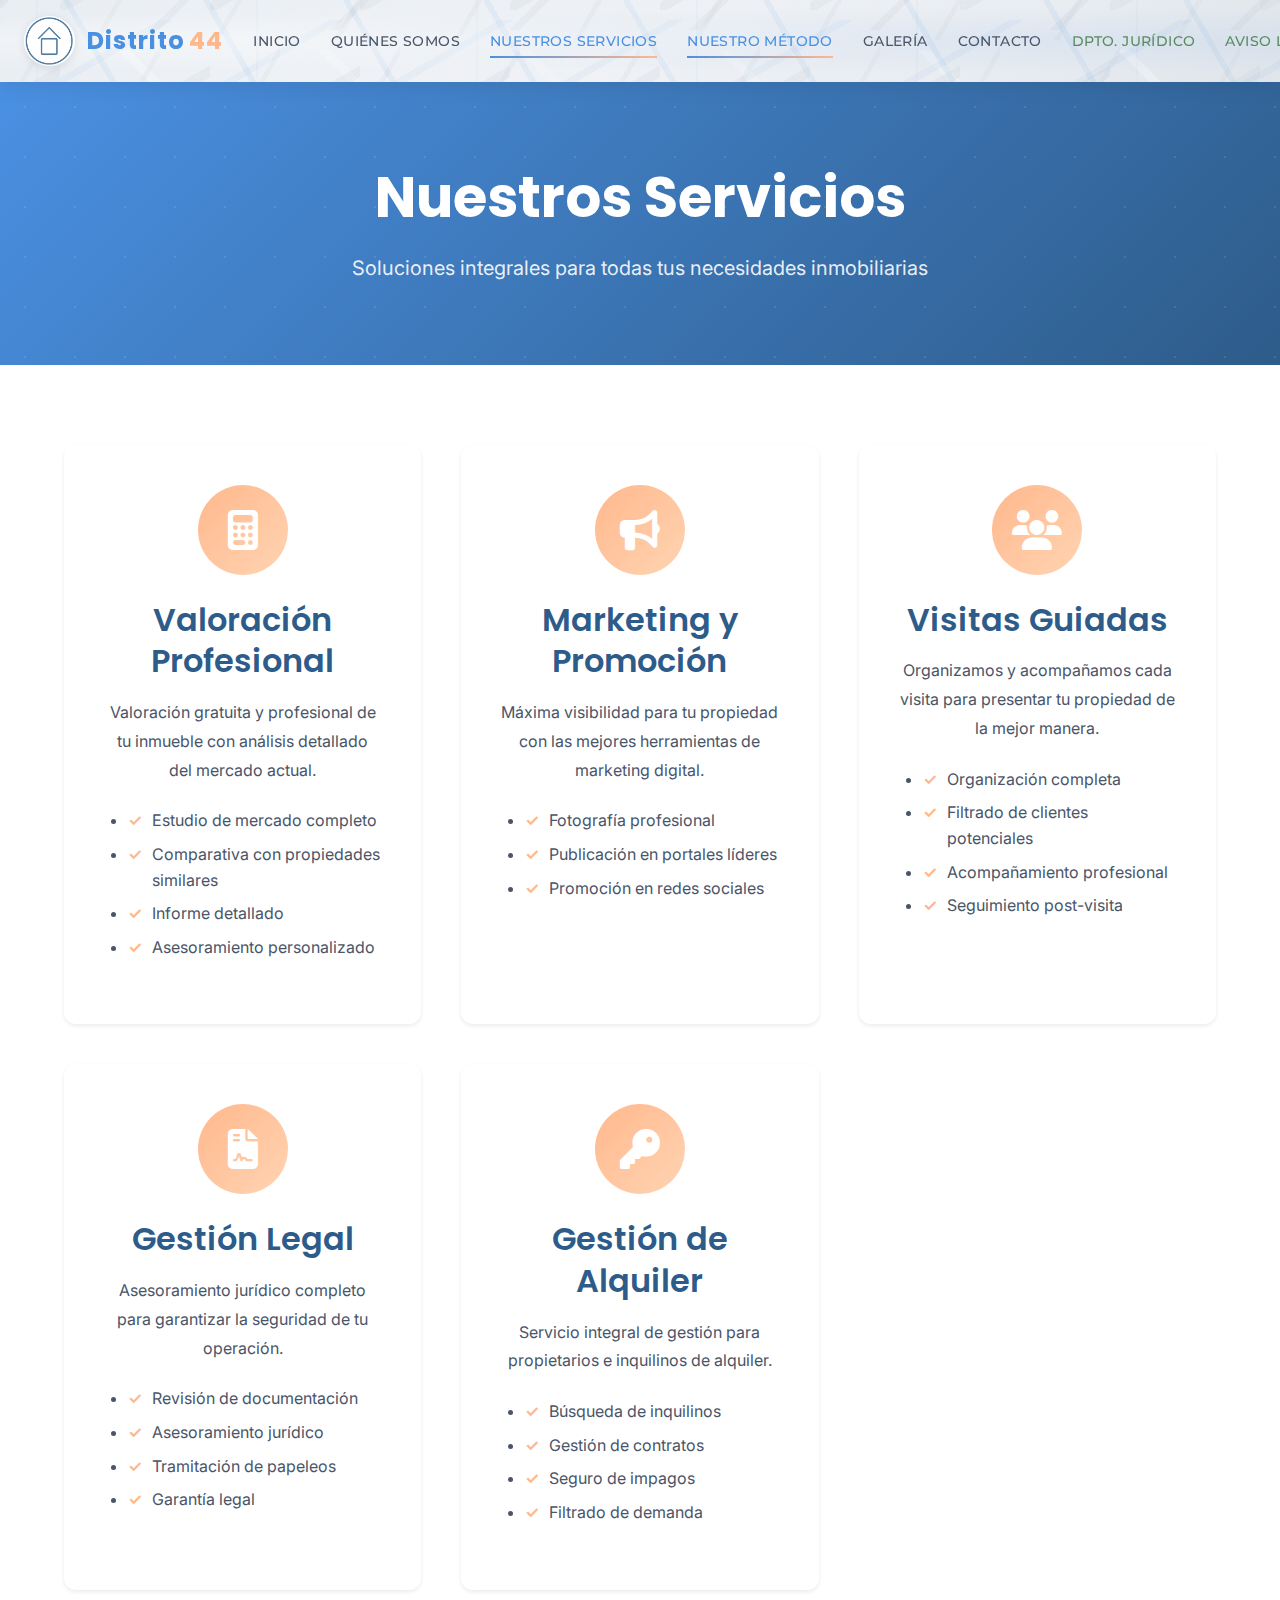
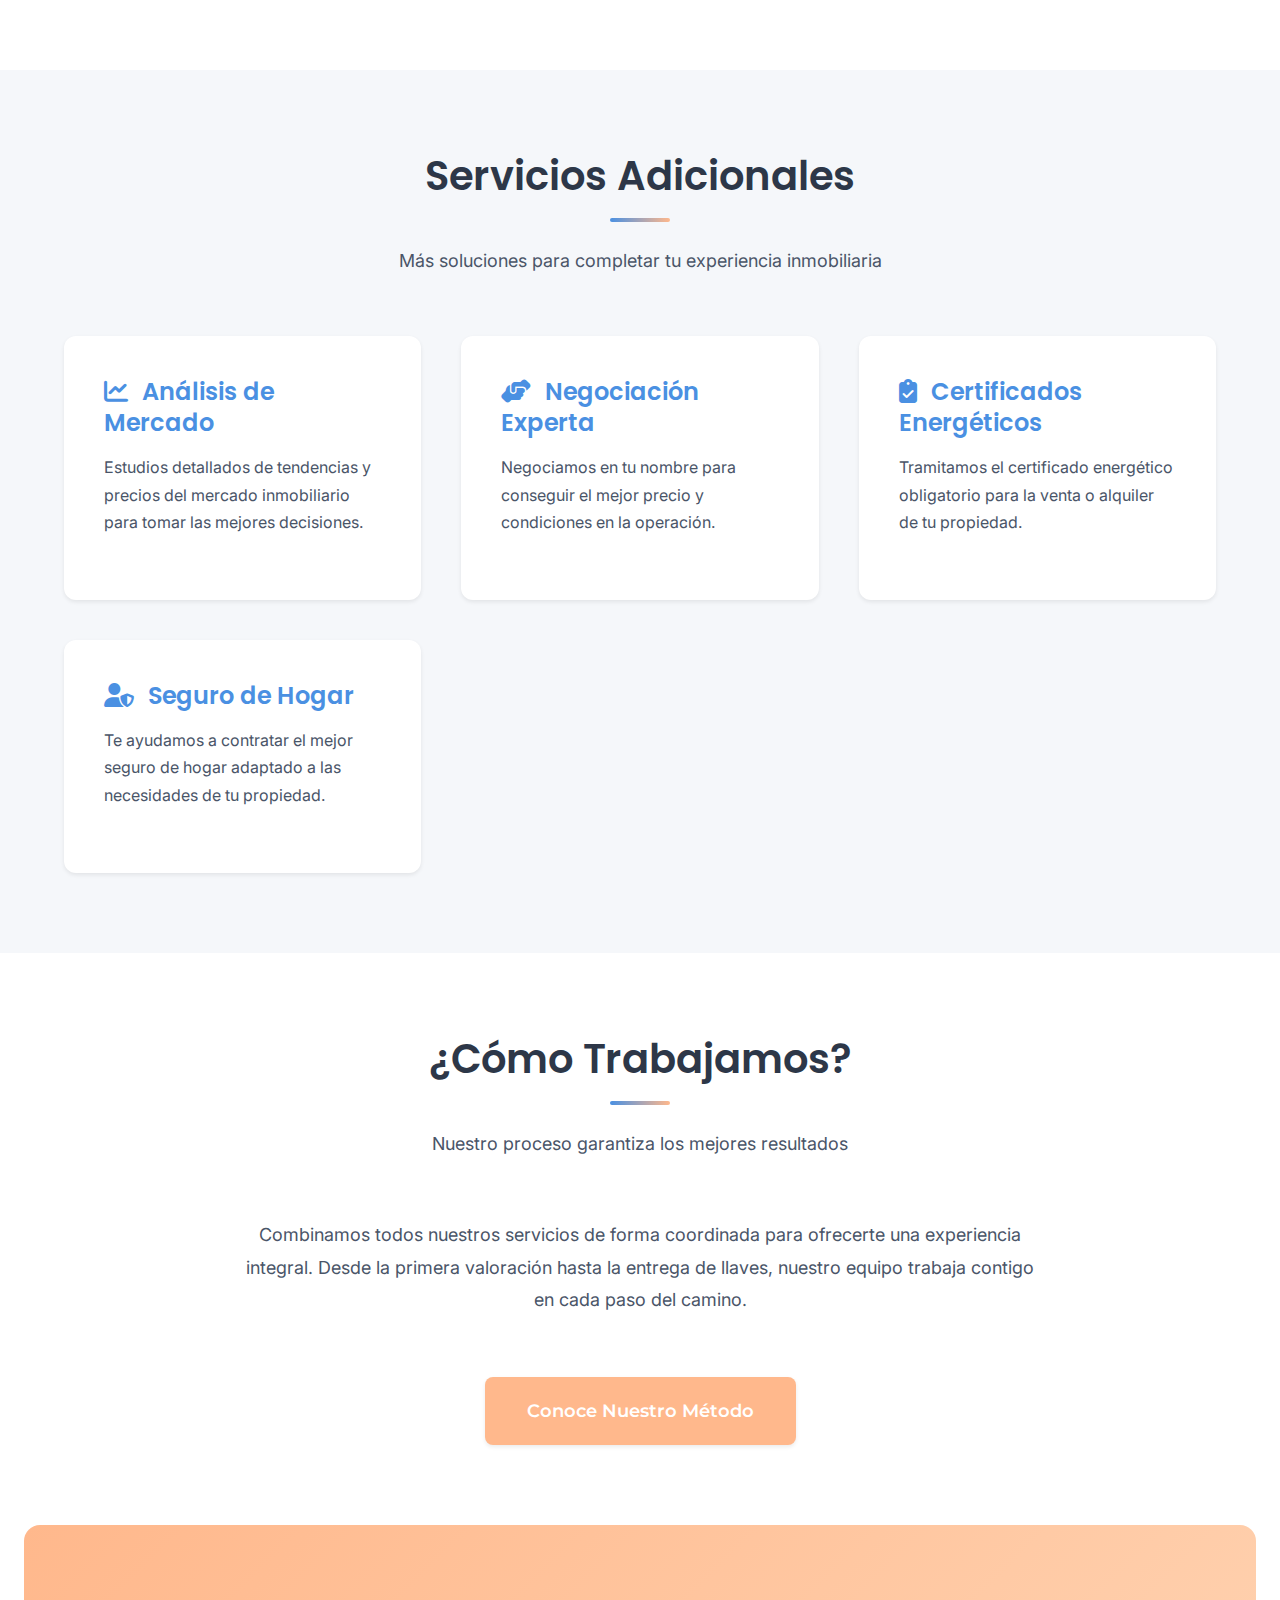
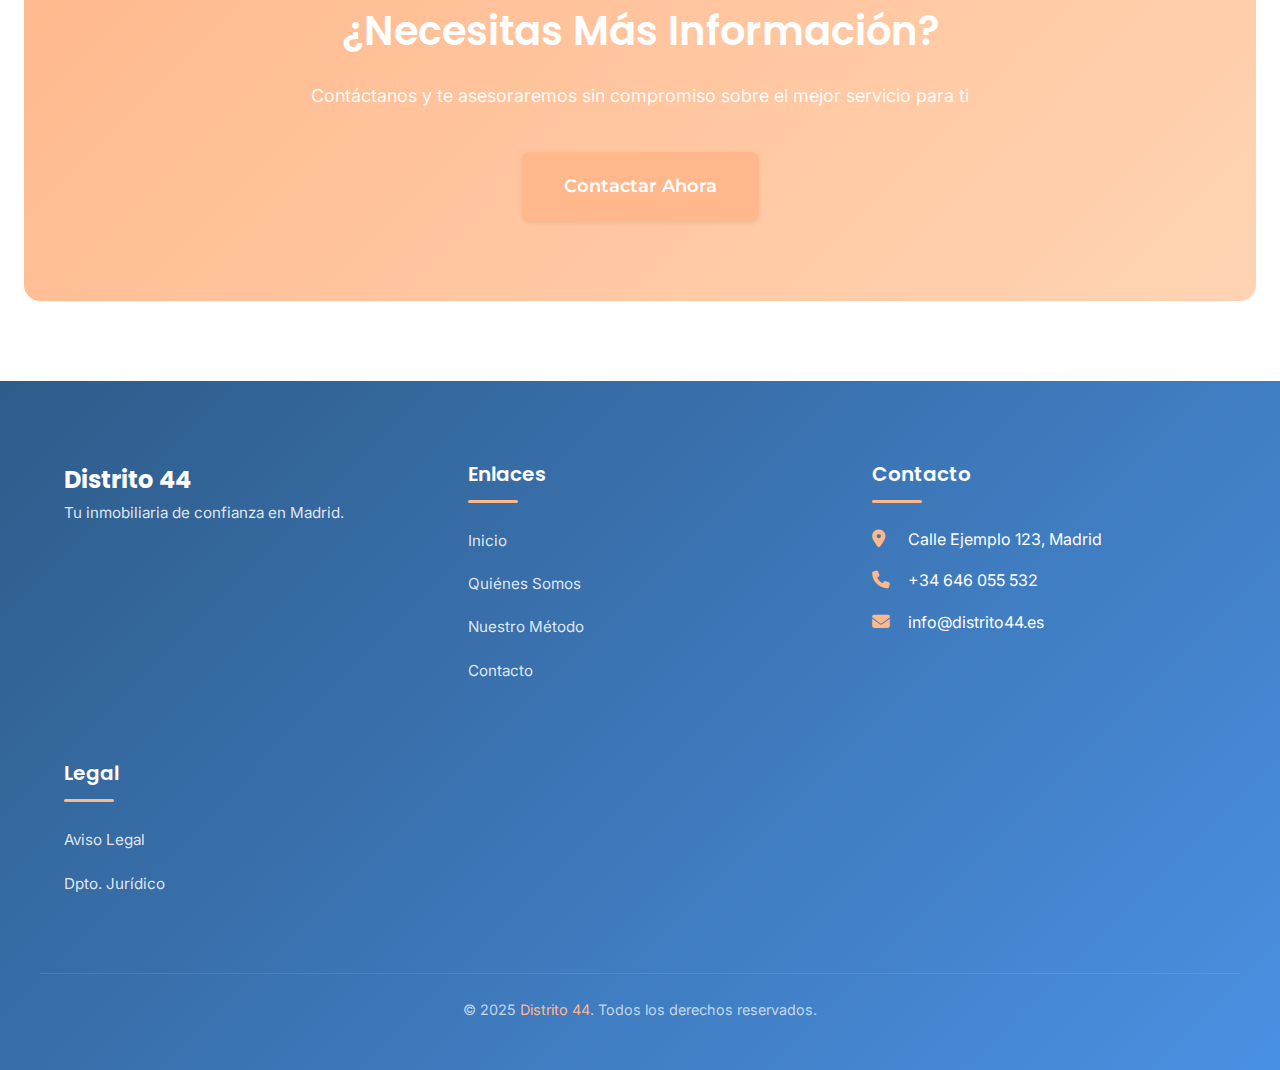
<file: nuestro-metodo.html>
<!DOCTYPE html>
<html lang="es">

<head>
    <meta charset="UTF-8">
    <meta name="viewport" content="width=device-width, initial-scale=1.0">
    <meta name="description" content="Método profesional de venta inmobiliaria: estudio de mercado, valoración Colegio Registradores, filtrado de compradores. Máximo beneficio garantizado.">
    <title>Nuestro Método de Venta | Proceso Profesional Inmobiliario - Distrito 44</title>

    <link rel="canonical" href="https://distrito44.com/nuestro-metodo.html" />

    <link rel="preconnect" href="https://fonts.googleapis.com">
    <link rel="preconnect" href="https://fonts.gstatic.com" crossorigin>
    <link rel="dns-prefetch" href="https://cdnjs.cloudflare.com">

    <meta property="og:title" content="Nuestro Método de Venta | Distrito 44" />
    <meta property="og:description" content="Método profesional garantizado para vender tu vivienda en Madrid con el máximo beneficio." />
    <meta property="og:image" content="https://distrito44.com/img/ft1.webp" />
    <meta property="og:url" content="https://distrito44.com/nuestro-metodo.html" />
    <meta property="og:type" content="website" />
    <meta property="og:locale" content="es_ES" />

    <meta name="twitter:card" content="summary_large_image" />
    <meta name="twitter:title" content="Nuestro Método | Distrito 44" />

    <link rel="stylesheet" href="comun.css">
    <link rel="stylesheet" href="https://cdnjs.cloudflare.com/ajax/libs/font-awesome/6.4.0/css/all.min.css">

    <style>
        .page-hero {
            background: linear-gradient(135deg, var(--color-azul-principal), var(--color-azul-oscuro));
            padding: var(--spacing-xxl) 0;
            text-align: center;
            color: var(--color-blanco);
            position: relative;
            overflow: hidden;
        }

        .page-hero::before {
            content: '';
            position: absolute;
            top: 0;
            left: 0;
            right: 0;
            bottom: 0;
            background-image: radial-gradient(circle, rgba(255, 255, 255, 0.1) 1px, transparent 1px);
            background-size: 50px 50px;
        }

        .page-hero .container {
            position: relative;
            z-index: 1;
        }

        .page-hero h1 {
            color: var(--color-blanco);
            margin-bottom: var(--spacing-sm);
        }

        .page-hero-subtitle {
            font-size: 1.25rem;
            color: rgba(255, 255, 255, 0.9);
            max-width: 600px;
            margin: 0 auto;
        }

        .service-card {
            text-align: center;
            transition: all var(--transition-normal);
        }

        .service-card:hover {
            transform: translateY(-8px);
        }

        .service-icon {
            width: 90px;
            height: 90px;
            margin: 0 auto var(--spacing-md);
            background: linear-gradient(135deg, var(--color-naranja-pastel), var(--color-naranja-suave));
            border-radius: 50%;
            display: flex;
            align-items: center;
            justify-content: center;
            color: var(--color-blanco);
            font-size: 2.5rem;
            transition: all var(--transition-normal);
        }

        .service-card:hover .service-icon {
            transform: scale(1.1);
            box-shadow: 0 8px 20px rgba(255, 184, 140, 0.4);
        }

        .service-card h3 {
            color: var(--color-azul-oscuro);
            margin-bottom: var(--spacing-sm);
        }

        .service-card p {
            margin-bottom: var(--spacing-md);
            line-height: 1.8;
        }

        .service-features {
            text-align: left;
            margin: var(--spacing-md) 0;
            padding-left: var(--spacing-md);
        }

        .service-features li {
            margin-bottom: var(--spacing-xs);
            color: var(--color-gris-texto);
            position: relative;
            padding-left: var(--spacing-md);
        }

        .service-features li::before {
            content: '✓';
            position: absolute;
            left: 0;
            color: var(--color-naranja-pastel);
            font-weight: 700;
        }

        .cta-banner {
            background: linear-gradient(135deg, var(--color-naranja-pastel), var(--color-naranja-suave));
            padding: var(--spacing-xxl) 0;
            text-align: center;
            border-radius: var(--radius-lg);
            margin: 0 var(--spacing-md);
        }

        .cta-banner h2 {
            color: var(--color-blanco);
            margin-bottom: var(--spacing-md);
        }

        .cta-banner p {
            color: rgba(255, 255, 255, 0.95);
            font-size: 1.125rem;
            margin-bottom: var(--spacing-lg);
            max-width: 700px;
            margin-left: auto;
            margin-right: auto;
        }
    </style>
</head>

<body>
    <!-- NAVEGACIÓN -->
    <nav class="navbar">
        <div class="navbar-container">
            <a href="index.html" class="navbar-logo">
                <img src="img/logo2.png" alt="Distrito 44" class="navbar-logo-img">
                <span class="navbar-logo-text"><span class="distrito">Distrito</span> <span class="numero">44</span></span>
            </a>

            <button class="navbar-toggle" aria-label="Abrir menú">
                <span></span>
                <span></span>
                <span></span>
            </button>

            <ul class="navbar-menu">
                <li><a href="index.html">Inicio</a></li>
                <li><a href="quienes-somos.html">Quiénes Somos</a></li>
                <li><a href="nuestros-servicios.html" class="active">Nuestros Servicios</a></li>
                <li><a href="nuestro-metodo.html">Nuestro Método</a></li>
                <li><a href="galeria.html">Galería</a></li>
                <li><a href="contacto.html">Contacto</a></li>
                <li><a href="departamento-juridico.html" class="legal-link">Dpto. Jurídico</a></li>
                <li><a href="aviso-legal.html" class="legal-link">Aviso Legal</a></li>
            </ul>
        </div>
    </nav>

    <!-- HERO -->
    <section class="page-hero">
        <div class="container">
            <h1>Nuestros Servicios</h1>
            <p class="page-hero-subtitle">Soluciones integrales para todas tus necesidades inmobiliarias</p>
        </div>
    </section>

    <!-- SERVICIOS PRINCIPALES -->
    <section class="section">
        <div class="container">
            <div class="grid grid-3">
                <!-- VALORACIÓN -->
                <div class="card service-card">
                    <div class="service-icon">
                        <i class="fas fa-calculator"></i>
                    </div>
                    <h3>Valoración Profesional</h3>
                    <p>Valoración gratuita y profesional de tu inmueble con análisis detallado del mercado actual.</p>
                    <ul class="service-features">
                        <li>Estudio de mercado completo</li>
                        <li>Comparativa con propiedades similares</li>
                        <li>Informe detallado</li>
                        <li>Asesoramiento personalizado</li>
                    </ul>
                </div>

                <!-- MARKETING -->
                <div class="card service-card">
                    <div class="service-icon">
                        <i class="fas fa-bullhorn"></i>
                    </div>
                    <h3>Marketing y Promoción</h3>
                    <p>Máxima visibilidad para tu propiedad con las mejores herramientas de marketing digital.</p>
                    <ul class="service-features">
                        <li>Fotografía profesional</li>
                        <li>Publicación en portales líderes</li>
                        <li>Promoción en redes sociales</li>
                    </ul>
                </div>

                <!-- VISITAS -->
                <div class="card service-card">
                    <div class="service-icon">
                        <i class="fas fa-users"></i>
                    </div>
                    <h3>Visitas Guiadas</h3>
                    <p>Organizamos y acompañamos cada visita para presentar tu propiedad de la mejor manera.</p>
                    <ul class="service-features">
                        <li>Organización completa</li>
                        <li>Filtrado de clientes potenciales</li>
                        <li>Acompañamiento profesional</li>
                        <li>Seguimiento post-visita</li>
                    </ul>
                </div>

                <!-- GESTIÓN LEGAL -->
                <div class="card service-card">
                    <div class="service-icon">
                        <i class="fas fa-file-contract"></i>
                    </div>
                    <h3>Gestión Legal</h3>
                    <p>Asesoramiento jurídico completo para garantizar la seguridad de tu operación.</p>
                    <ul class="service-features">
                        <li>Revisión de documentación</li>
                        <li>Asesoramiento jurídico</li>
                        <li>Tramitación de papeleos</li>
                        <li>Garantía legal</li>
                    </ul>
                </div>

                <!-- ALQUILER -->
                <div class="card service-card">
                    <div class="service-icon">
                        <i class="fas fa-key"></i>
                    </div>
                    <h3>Gestión de Alquiler</h3>
                    <p>Servicio integral de gestión para propietarios e inquilinos de alquiler.</p>
                    <ul class="service-features">
                        <li>Búsqueda de inquilinos</li>
                        <li>Gestión de contratos</li>
                        <li>Seguro de impagos</li>
                        <li>Filtrado de demanda</li>
                    </ul>
                </div>
            </div>
        </div>
    </section>

    <!-- SERVICIOS ADICIONALES -->
    <section class="section bg-light">
        <div class="container">
            <div class="section-title">
                <h2>Servicios Adicionales</h2>
                <p class="section-subtitle">Más soluciones para completar tu experiencia inmobiliaria</p>
            </div>
            <div class="grid grid-2">
                <div class="card">
                    <h4 style="color: var(--color-azul-principal); margin-bottom: var(--spacing-sm);">
                        <i class="fas fa-chart-line" style="margin-right: var(--spacing-xs);"></i>
                        Análisis de Mercado
                    </h4>
                    <p>Estudios detallados de tendencias y precios del mercado inmobiliario para tomar las mejores
                        decisiones.</p>
                </div>
                <div class="card">
                    <h4 style="color: var(--color-azul-principal); margin-bottom: var(--spacing-sm);">
                        <i class="fas fa-hands-helping" style="margin-right: var(--spacing-xs);"></i>
                        Negociación Experta
                    </h4>
                    <p>Negociamos en tu nombre para conseguir el mejor precio y condiciones en la operación.</p>
                </div>
                <div class="card">
                    <h4 style="color: var(--color-azul-principal); margin-bottom: var(--spacing-sm);">
                        <i class="fas fa-clipboard-check" style="margin-right: var(--spacing-xs);"></i>
                        Certificados Energéticos
                    </h4>
                    <p>Tramitamos el certificado energético obligatorio para la venta o alquiler de tu propiedad.</p>
                </div>
                <div class="card">
                    <h4 style="color: var(--color-azul-principal); margin-bottom: var(--spacing-sm);">
                        <i class="fas fa-user-shield" style="margin-right: var(--spacing-xs);"></i>
                        Seguro de Hogar
                    </h4>
                    <p>Te ayudamos a contratar el mejor seguro de hogar adaptado a las necesidades de tu propiedad.</p>
                </div>
            </div>
        </div>
    </section>

    <!-- PROCESO -->
    <section class="section">
        <div class="container">
            <div class="section-title">
                <h2>¿Cómo Trabajamos?</h2>
                <p class="section-subtitle">Nuestro proceso garantiza los mejores resultados</p>
            </div>
            <div style="max-width: 800px; margin: 0 auto; text-align: center;">
                <p style="font-size: 1.125rem; line-height: 1.8; margin-bottom: var(--spacing-xl);">
                    Combinamos todos nuestros servicios de forma coordinada para ofrecerte una experiencia integral.
                    Desde la primera valoración hasta la entrega de llaves, nuestro equipo trabaja contigo en cada paso
                    del camino.
                </p>
                <a href="nuestro-metodo.html" class="btn btn-primary btn-large">Conoce Nuestro Método</a>
            </div>
        </div>
    </section>

    <!-- CTA FINAL -->
    <section class="section cta-banner">
        <div class="container">
            <h2>¿Necesitas Más Información?</h2>
            <p>Contáctanos y te asesoraremos sin compromiso sobre el mejor servicio para ti</p>
            <a href="contacto.html" class="btn btn-primary btn-large">Contactar Ahora</a>
        </div>
    </section>

    <!-- FOOTER -->
    <footer class="footer">
        <div class="footer-content">
            <div class="footer-section">
                <span class="footer-logo-text">Distrito 44</span>
                <p>Tu inmobiliaria de confianza en Madrid.</p>
            </div>
            <div class="footer-section">
                <h4>Enlaces</h4>
                <ul>
                    <li><a href="index.html">Inicio</a></li>
                    <li><a href="quienes-somos.html">Quiénes Somos</a></li>
                    <li><a href="nuestro-metodo.html">Nuestro Método</a></li>
                    <li><a href="contacto.html">Contacto</a></li>
                </ul>
            </div>
            <div class="footer-section">
                <h4>Contacto</h4>
                <div class="footer-contact-item">
                    <i class="fas fa-map-marker-alt"></i>
                    <span>Calle Ejemplo 123, Madrid</span>
                </div>
                <div class="footer-contact-item">
                    <i class="fas fa-phone"></i>
                    <span>+34 646 055 532</span>
                </div>
                <div class="footer-contact-item">
                    <i class="fas fa-envelope"></i>
                    <span>info@distrito44.es</span>
                </div>
            </div>
            <div class="footer-section">
                <h4>Legal</h4>
                <ul>
                    <li><a href="aviso-legal.html">Aviso Legal</a></li>
                    <li><a href="departamento-juridico.html">Dpto. Jurídico</a></li>
                </ul>
            </div>
        </div>
        <div class="footer-bottom">
            <p class="footer-copyright">&copy; 2025 <a href="index.html">Distrito 44</a>. Todos los derechos reservados.
            </p>
        </div>
    </footer>

    <script src="comun.js"></script>
</body>

</html>
</file>
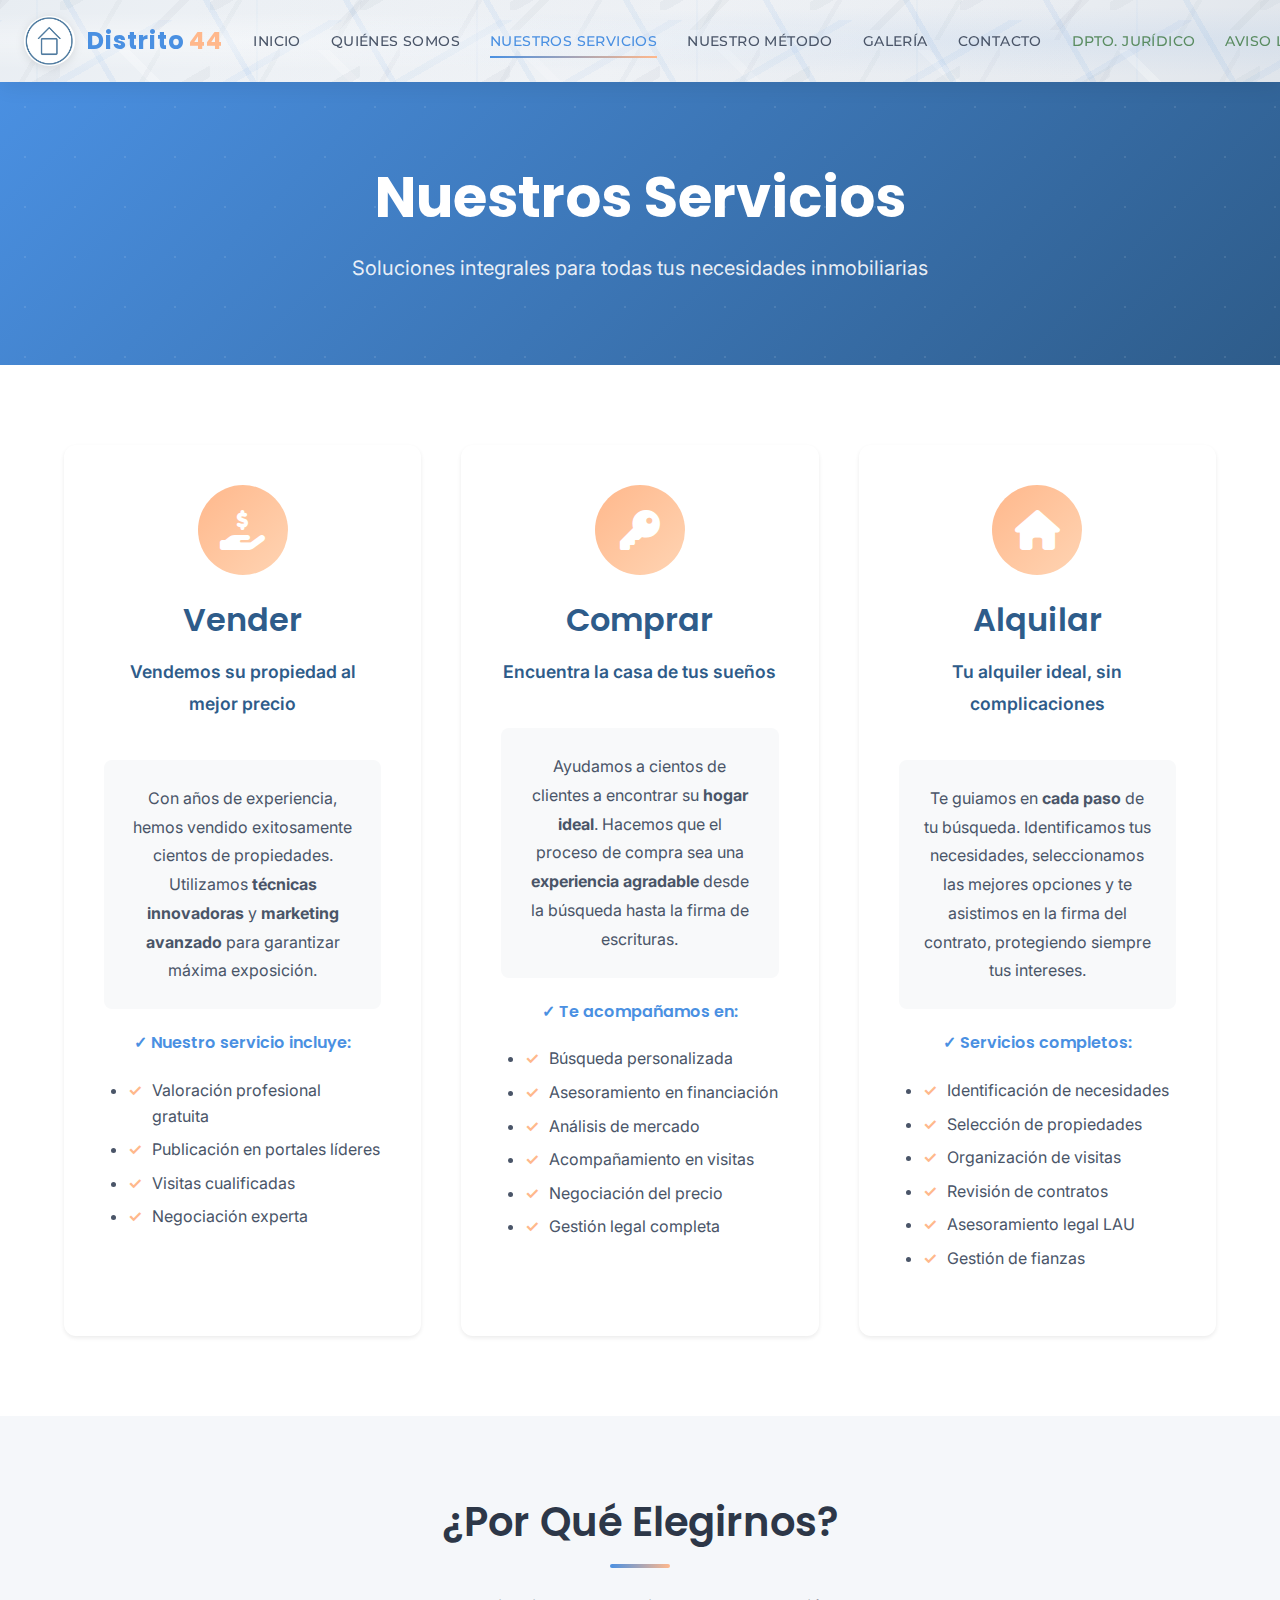
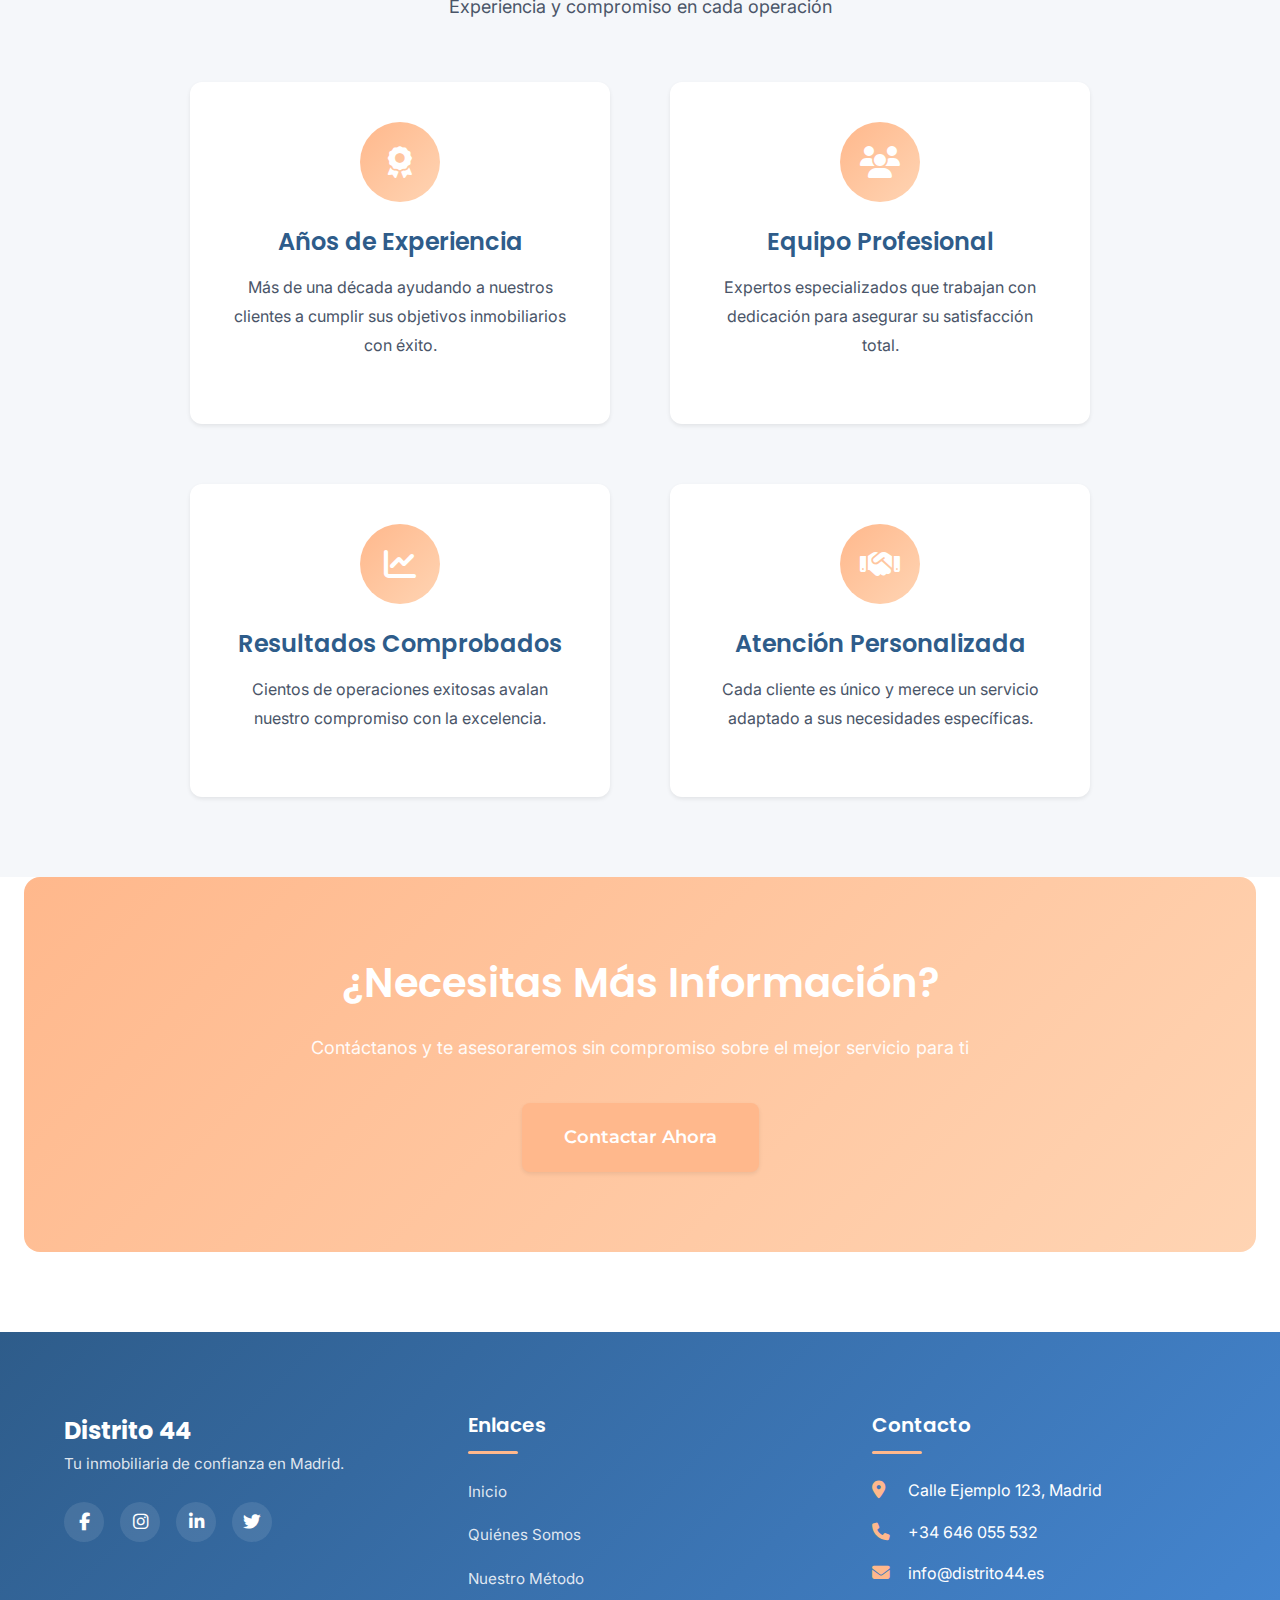
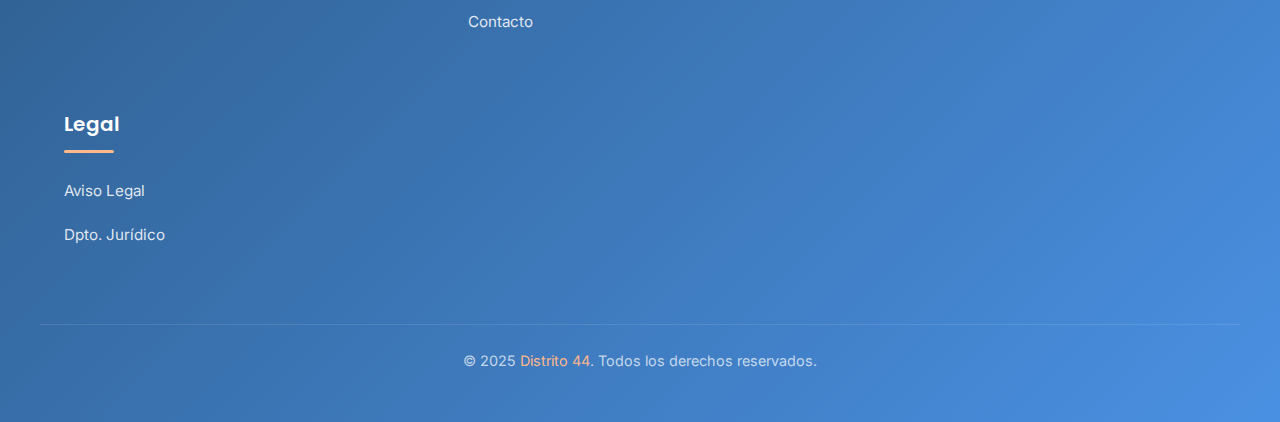
<file: nuestros-servicios.html>
<!DOCTYPE html>
<html lang="es">

<head>
    <meta charset="UTF-8">
    <meta name="viewport" content="width=device-width, initial-scale=1.0">
    <meta name="description"
        content="Servicios inmobiliarios completos: tasación, marketing, visitas, home staging, gestión legal y alquiler">
    <title>Nuestros Servicios - Distrito 44</title>

    <link rel="stylesheet" href="comun.css">
    <link rel="stylesheet" href="https://cdnjs.cloudflare.com/ajax/libs/font-awesome/6.4.0/css/all.min.css">

    <style>
        .page-hero {
            background: linear-gradient(135deg, var(--color-azul-principal), var(--color-azul-oscuro));
            padding: var(--spacing-xxl) 0;
            text-align: center;
            color: var(--color-blanco);
            position: relative;
            overflow: hidden;
        }

        .page-hero::before {
            content: '';
            position: absolute;
            top: 0;
            left: 0;
            right: 0;
            bottom: 0;
            background-image: radial-gradient(circle, rgba(255, 255, 255, 0.1) 1px, transparent 1px);
            background-size: 50px 50px;
        }

        .page-hero .container {
            position: relative;
            z-index: 1;
        }

        .page-hero h1 {
            color: var(--color-blanco);
            margin-bottom: var(--spacing-sm);
        }

        .page-hero-subtitle {
            font-size: 1.25rem;
            color: rgba(255, 255, 255, 0.9);
            max-width: 600px;
            margin: 0 auto;
        }

        .service-card {
            text-align: center;
            transition: all var(--transition-normal);
        }

        .service-card:hover {
            transform: translateY(-8px);
        }

        .service-icon {
            width: 90px;
            height: 90px;
            margin: 0 auto var(--spacing-md);
            background: linear-gradient(135deg, var(--color-naranja-pastel), var(--color-naranja-suave));
            border-radius: 50%;
            display: flex;
            align-items: center;
            justify-content: center;
            color: var(--color-blanco);
            font-size: 2.5rem;
            transition: all var(--transition-normal);
        }

        .service-card:hover .service-icon {
            transform: scale(1.1);
            box-shadow: 0 8px 20px rgba(255, 184, 140, 0.4);
        }

        .service-card h3 {
            color: var(--color-azul-oscuro);
            margin-bottom: var(--spacing-sm);
        }

        .service-card p {
            margin-bottom: var(--spacing-md);
            line-height: 1.8;
        }

        .service-features {
            text-align: left;
            margin: var(--spacing-md) 0;
            padding-left: var(--spacing-md);
        }

        .service-features li {
            margin-bottom: var(--spacing-xs);
            color: var(--color-gris-texto);
            position: relative;
            padding-left: var(--spacing-md);
        }

        .service-features li::before {
            content: '✓';
            position: absolute;
            left: 0;
            color: var(--color-naranja-pastel);
            font-weight: 700;
        }

        .cta-banner {
            background: linear-gradient(135deg, var(--color-naranja-pastel), var(--color-naranja-suave));
            padding: var(--spacing-xxl) 0;
            text-align: center;
            border-radius: var(--radius-lg);
            margin: 0 var(--spacing-md);
        }

        .cta-banner h2 {
            color: var(--color-blanco);
            margin-bottom: var(--spacing-md);
        }

        .cta-banner p {
            color: rgba(255, 255, 255, 0.95);
            font-size: 1.125rem;
            margin-bottom: var(--spacing-lg);
            max-width: 700px;
            margin-left: auto;
            margin-right: auto;
        }
    </style>
</head>

<body>
    <!-- NAVEGACIÓN -->
    <nav class="navbar">
        <div class="navbar-container">
            <a href="index.html" class="navbar-logo">
                <img src="img/logo2.png" alt="Distrito 44" class="navbar-logo-img">
                <span class="navbar-logo-text"><span class="distrito">Distrito</span> <span class="numero">44</span></span>
            </a>

            <button class="navbar-toggle" aria-label="Abrir menú">
                <span></span>
                <span></span>
                <span></span>
            </button>

            <ul class="navbar-menu">
                <li><a href="index.html">Inicio</a></li>
                <li><a href="quienes-somos.html">Quiénes Somos</a></li>
                <li><a href="nuestros-servicios.html" class="active">Nuestros Servicios</a></li>
                <li><a href="nuestro-metodo.html">Nuestro Método</a></li>
                <li><a href="galeria.html">Galería</a></li>
                <li><a href="contacto.html">Contacto</a></li>
                <li><a href="departamento-juridico.html" class="legal-link">Dpto. Jurídico</a></li>
                <li><a href="aviso-legal.html" class="legal-link">Aviso Legal</a></li>
            </ul>
        </div>
    </nav>

    <!-- HERO -->
    <section class="page-hero">
        <div class="container">
            <h1>Nuestros Servicios</h1>
            <p class="page-hero-subtitle">Soluciones integrales para todas tus necesidades inmobiliarias</p>
        </div>
    </section>

    <!-- SERVICIOS PRINCIPALES -->
    <section class="section">
        <div class="container">
            <div class="grid grid-3">
                <!-- VENDER -->
                <div class="card service-card">
                    <div class="service-icon">
                        <i class="fas fa-hand-holding-usd"></i>
                    </div>
                    <h3>Vender</h3>
                    <p style="font-weight: 600; color: var(--color-azul-oscuro); margin-bottom: var(--spacing-lg); font-size: 1.1rem;">Vendemos su propiedad al mejor precio</p>

                    <div style="background: #f8f9fa; padding: var(--spacing-md); border-radius: var(--radius-sm); margin-bottom: var(--spacing-md);">
                        <p style="line-height: 1.8; margin: 0;">Con años de experiencia, hemos vendido exitosamente cientos de propiedades. Utilizamos <strong>técnicas innovadoras</strong> y <strong>marketing avanzado</strong> para garantizar máxima exposición.</p>
                    </div>

                    <h4 style="color: var(--color-azul-principal); margin: var(--spacing-md) 0 var(--spacing-sm) 0; font-size: 1rem;">✓ Nuestro servicio incluye:</h4>
                    <ul class="service-features">
                        <li>Valoración profesional gratuita</li>
                        <li>Publicación en portales líderes</li>
                        <li>Visitas cualificadas</li>
                        <li>Negociación experta</li>
                    </ul>
                </div>

                <!-- COMPRAR -->
                <div class="card service-card">
                    <div class="service-icon">
                        <i class="fas fa-key"></i>
                    </div>
                    <h3>Comprar</h3>
                    <p style="font-weight: 600; color: var(--color-azul-oscuro); margin-bottom: var(--spacing-lg); font-size: 1.1rem;">Encuentra la casa de tus sueños</p>

                    <div style="background: #f8f9fa; padding: var(--spacing-md); border-radius: var(--radius-sm); margin-bottom: var(--spacing-md);">
                        <p style="line-height: 1.8; margin: 0;">Ayudamos a cientos de clientes a encontrar su <strong>hogar ideal</strong>. Hacemos que el proceso de compra sea una <strong>experiencia agradable</strong> desde la búsqueda hasta la firma de escrituras.</p>
                    </div>

                    <h4 style="color: var(--color-azul-principal); margin: var(--spacing-md) 0 var(--spacing-sm) 0; font-size: 1rem;">✓ Te acompañamos en:</h4>
                    <ul class="service-features">
                        <li>Búsqueda personalizada</li>
                        <li>Asesoramiento en financiación</li>
                        <li>Análisis de mercado</li>
                        <li>Acompañamiento en visitas</li>
                        <li>Negociación del precio</li>
                        <li>Gestión legal completa</li>
                    </ul>
                </div>

                <!-- ALQUILAR -->
                <div class="card service-card">
                    <div class="service-icon">
                        <i class="fas fa-home"></i>
                    </div>
                    <h3>Alquilar</h3>
                    <p style="font-weight: 600; color: var(--color-azul-oscuro); margin-bottom: var(--spacing-lg); font-size: 1.1rem;">Tu alquiler ideal, sin complicaciones</p>

                    <div style="background: #f8f9fa; padding: var(--spacing-md); border-radius: var(--radius-sm); margin-bottom: var(--spacing-md);">
                        <p style="line-height: 1.8; margin: 0;">Te guiamos en <strong>cada paso</strong> de tu búsqueda. Identificamos tus necesidades, seleccionamos las mejores opciones y te asistimos en la firma del contrato, protegiendo siempre tus intereses.</p>
                    </div>

                    <h4 style="color: var(--color-azul-principal); margin: var(--spacing-md) 0 var(--spacing-sm) 0; font-size: 1rem;">✓ Servicios completos:</h4>
                    <ul class="service-features">
                        <li>Identificación de necesidades</li>
                        <li>Selección de propiedades</li>
                        <li>Organización de visitas</li>
                        <li>Revisión de contratos</li>
                        <li>Asesoramiento legal LAU</li>
                        <li>Gestión de fianzas</li>
                    </ul>
                </div>
            </div>
        </div>
    </section>

    <!-- PROCESO -->
    <section class="section bg-light">
        <div class="container">
            <div class="section-title">
                <h2>¿Por Qué Elegirnos?</h2>
                <p class="section-subtitle">Experiencia y compromiso en cada operación</p>
            </div>
            <div style="max-width: 900px; margin: 0 auto;">
                <div class="grid grid-2" style="gap: var(--spacing-xl);">
                    <div class="card" style="text-align: center;">
                        <div style="width: 80px; height: 80px; margin: 0 auto var(--spacing-md); background: linear-gradient(135deg, var(--color-naranja-pastel), var(--color-naranja-suave)); border-radius: 50%; display: flex; align-items: center; justify-content: center; color: white; font-size: 2rem;">
                            <i class="fas fa-award"></i>
                        </div>
                        <h4 style="color: var(--color-azul-oscuro); margin-bottom: var(--spacing-sm);">Años de Experiencia</h4>
                        <p style="line-height: 1.8;">Más de una década ayudando a nuestros clientes a cumplir sus objetivos inmobiliarios con éxito.</p>
                    </div>
                    <div class="card" style="text-align: center;">
                        <div style="width: 80px; height: 80px; margin: 0 auto var(--spacing-md); background: linear-gradient(135deg, var(--color-naranja-pastel), var(--color-naranja-suave)); border-radius: 50%; display: flex; align-items: center; justify-content: center; color: white; font-size: 2rem;">
                            <i class="fas fa-users"></i>
                        </div>
                        <h4 style="color: var(--color-azul-oscuro); margin-bottom: var(--spacing-sm);">Equipo Profesional</h4>
                        <p style="line-height: 1.8;">Expertos especializados que trabajan con dedicación para asegurar su satisfacción total.</p>
                    </div>
                    <div class="card" style="text-align: center;">
                        <div style="width: 80px; height: 80px; margin: 0 auto var(--spacing-md); background: linear-gradient(135deg, var(--color-naranja-pastel), var(--color-naranja-suave)); border-radius: 50%; display: flex; align-items: center; justify-content: center; color: white; font-size: 2rem;">
                            <i class="fas fa-chart-line"></i>
                        </div>
                        <h4 style="color: var(--color-azul-oscuro); margin-bottom: var(--spacing-sm);">Resultados Comprobados</h4>
                        <p style="line-height: 1.8;">Cientos de operaciones exitosas avalan nuestro compromiso con la excelencia.</p>
                    </div>
                    <div class="card" style="text-align: center;">
                        <div style="width: 80px; height: 80px; margin: 0 auto var(--spacing-md); background: linear-gradient(135deg, var(--color-naranja-pastel), var(--color-naranja-suave)); border-radius: 50%; display: flex; align-items: center; justify-content: center; color: white; font-size: 2rem;">
                            <i class="fas fa-handshake"></i>
                        </div>
                        <h4 style="color: var(--color-azul-oscuro); margin-bottom: var(--spacing-sm);">Atención Personalizada</h4>
                        <p style="line-height: 1.8;">Cada cliente es único y merece un servicio adaptado a sus necesidades específicas.</p>
                    </div>
                </div>
            </div>
        </div>
    </section>

    <!-- CTA FINAL -->
    <section class="section cta-banner">
        <div class="container">
            <h2>¿Necesitas Más Información?</h2>
            <p>Contáctanos y te asesoraremos sin compromiso sobre el mejor servicio para ti</p>
            <a href="contacto.html" class="btn btn-primary btn-large">Contactar Ahora</a>
        </div>
    </section>

    <!-- FOOTER -->
    <footer class="footer">
        <div class="footer-content">
            <div class="footer-section">
                <span class="footer-logo-text">Distrito 44</span>
                <p>Tu inmobiliaria de confianza en Madrid.</p>
                <div class="footer-social">
                    <a href="#" aria-label="Facebook"><i class="fab fa-facebook-f"></i></a>
                    <a href="#" aria-label="Instagram"><i class="fab fa-instagram"></i></a>
                    <a href="#" aria-label="LinkedIn"><i class="fab fa-linkedin-in"></i></a>
                    <a href="#" aria-label="Twitter"><i class="fab fa-twitter"></i></a>
                </div>
            </div>
            <div class="footer-section">
                <h4>Enlaces</h4>
                <ul>
                    <li><a href="index.html">Inicio</a></li>
                    <li><a href="quienes-somos.html">Quiénes Somos</a></li>
                    <li><a href="nuestro-metodo.html">Nuestro Método</a></li>
                    <li><a href="contacto.html">Contacto</a></li>
                </ul>
            </div>
            <div class="footer-section">
                <h4>Contacto</h4>
                <div class="footer-contact-item">
                    <i class="fas fa-map-marker-alt"></i>
                    <span>Calle Ejemplo 123, Madrid</span>
                </div>
                <div class="footer-contact-item">
                    <i class="fas fa-phone"></i>
                    <span>+34 646 055 532</span>
                </div>
                <div class="footer-contact-item">
                    <i class="fas fa-envelope"></i>
                    <span>info@distrito44.es</span>
                </div>
            </div>
            <div class="footer-section">
                <h4>Legal</h4>
                <ul>
                    <li><a href="aviso-legal.html">Aviso Legal</a></li>
                    <li><a href="departamento-juridico.html">Dpto. Jurídico</a></li>
                </ul>
            </div>
        </div>
        <div class="footer-bottom">
            <p class="footer-copyright">&copy; 2025 <a href="index.html">Distrito 44</a>. Todos los derechos reservados.
            </p>
        </div>
    </footer>

    <script src="comun.js"></script>
</body>

</html>
</file>
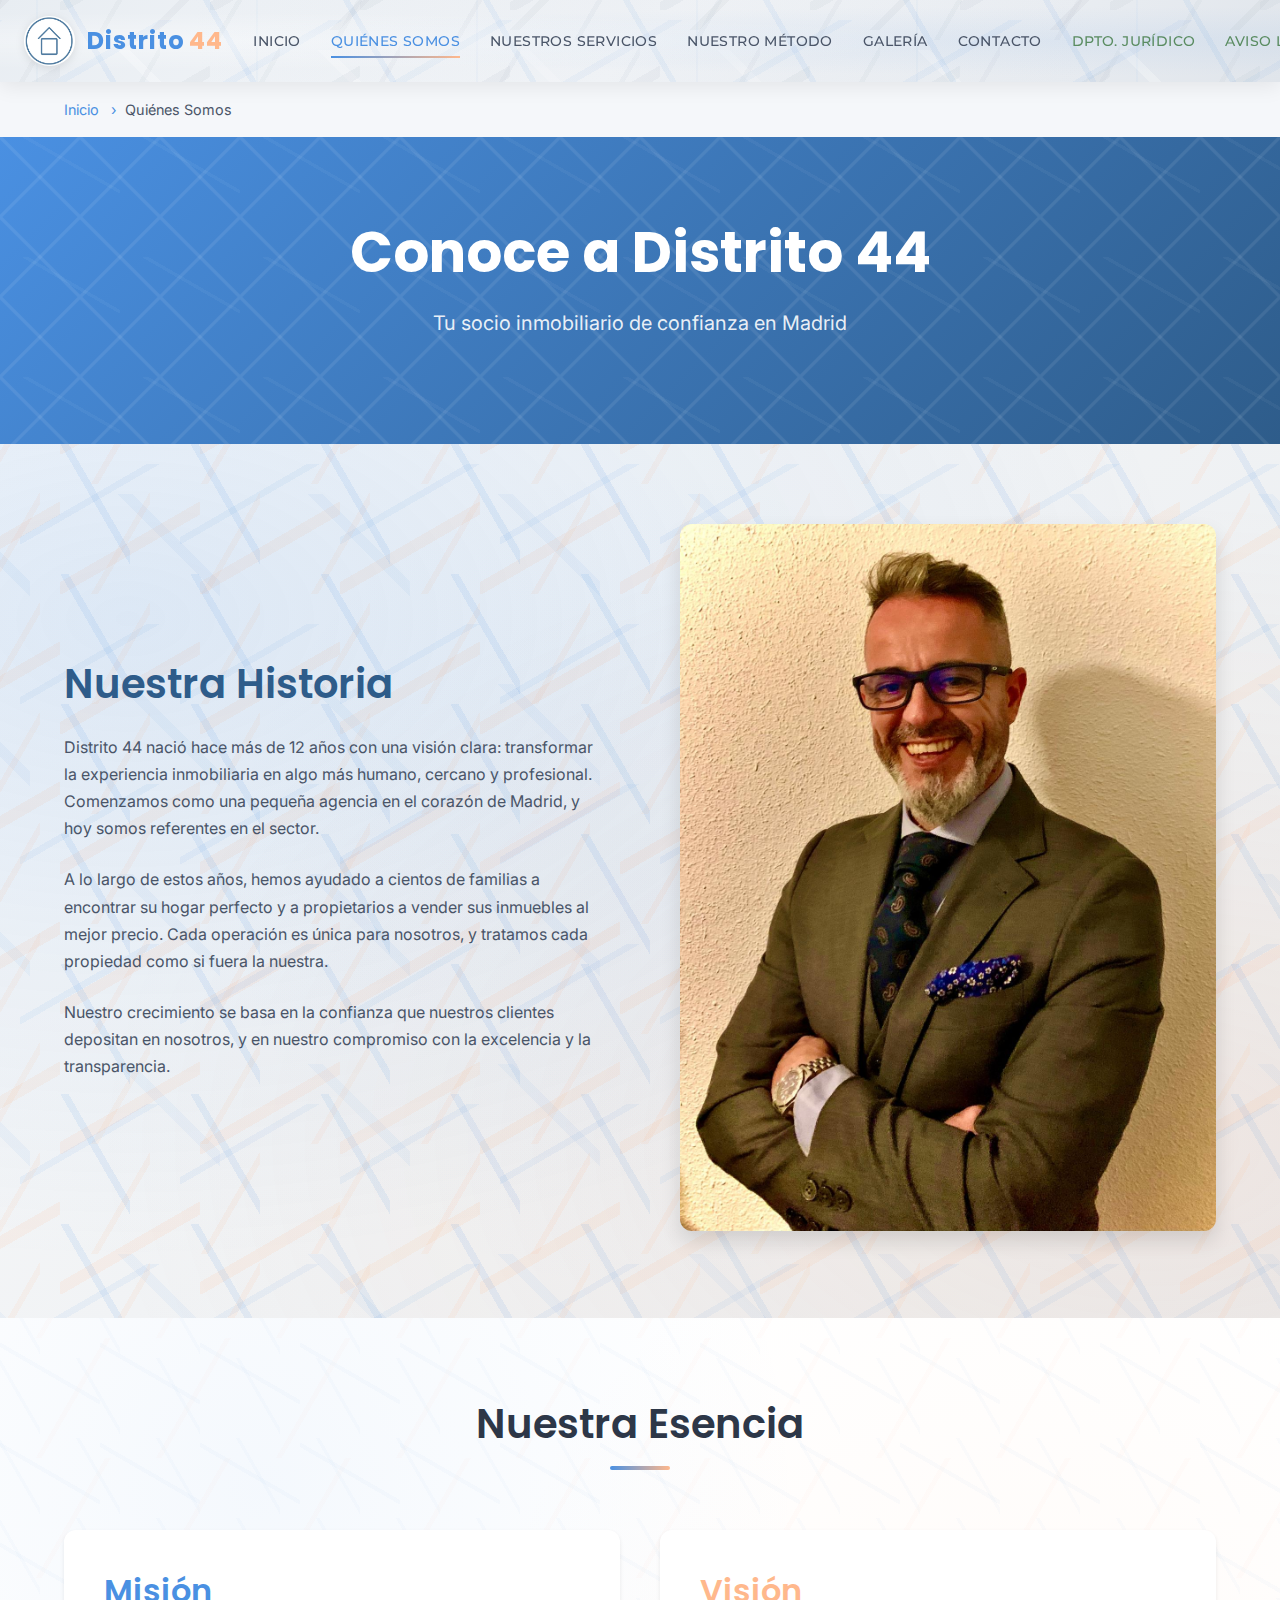
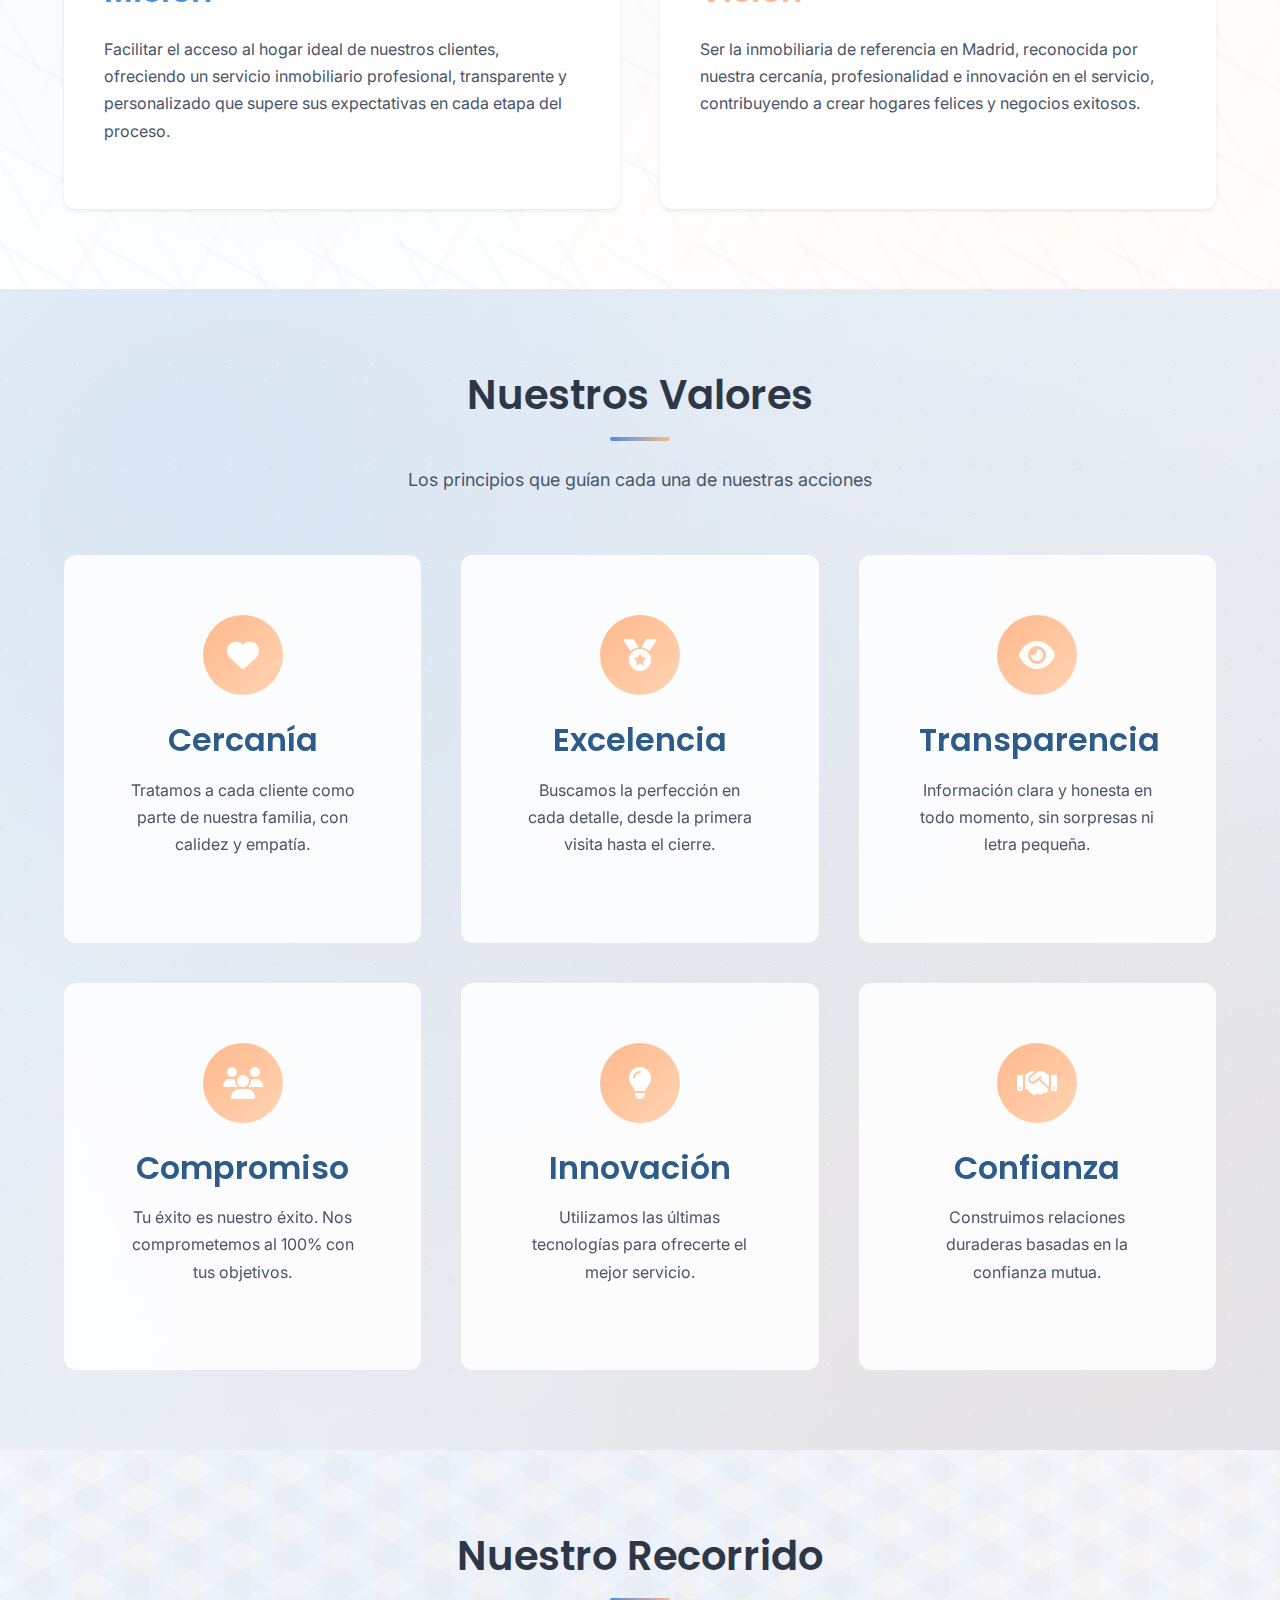
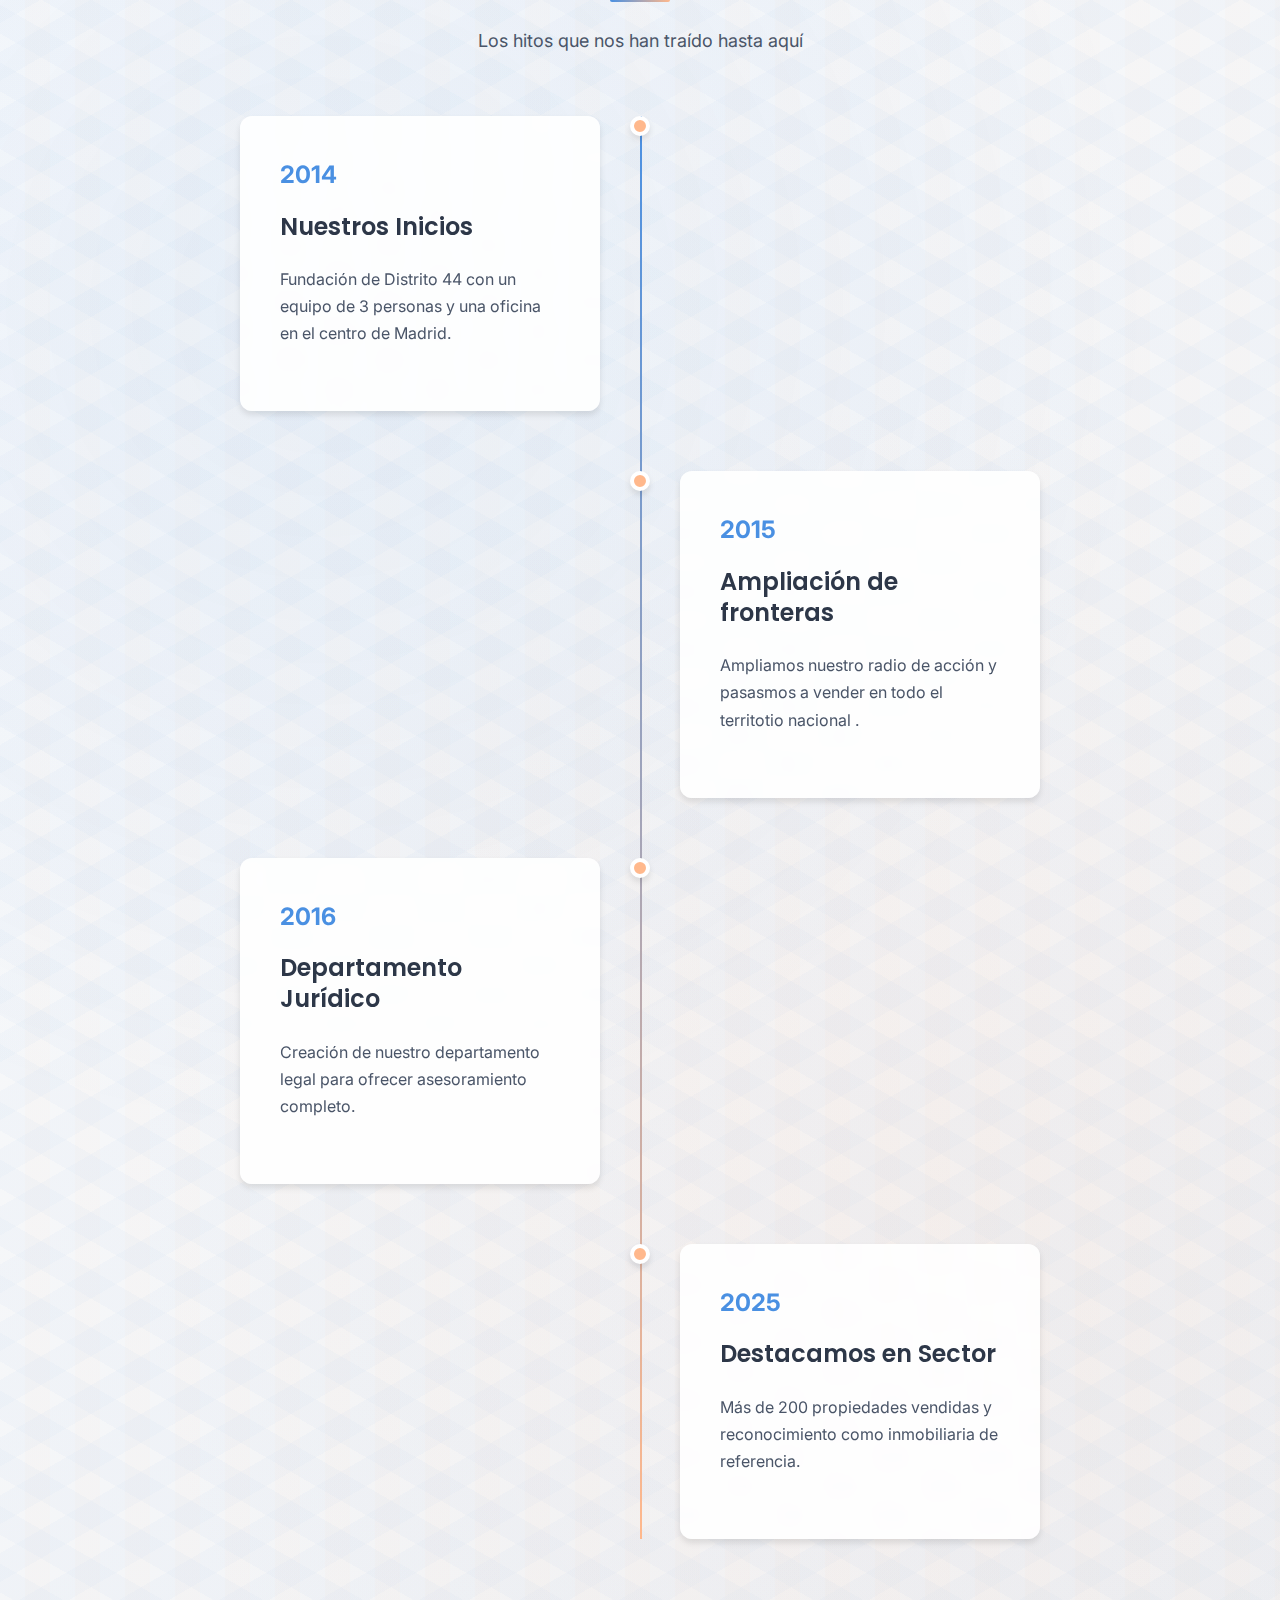
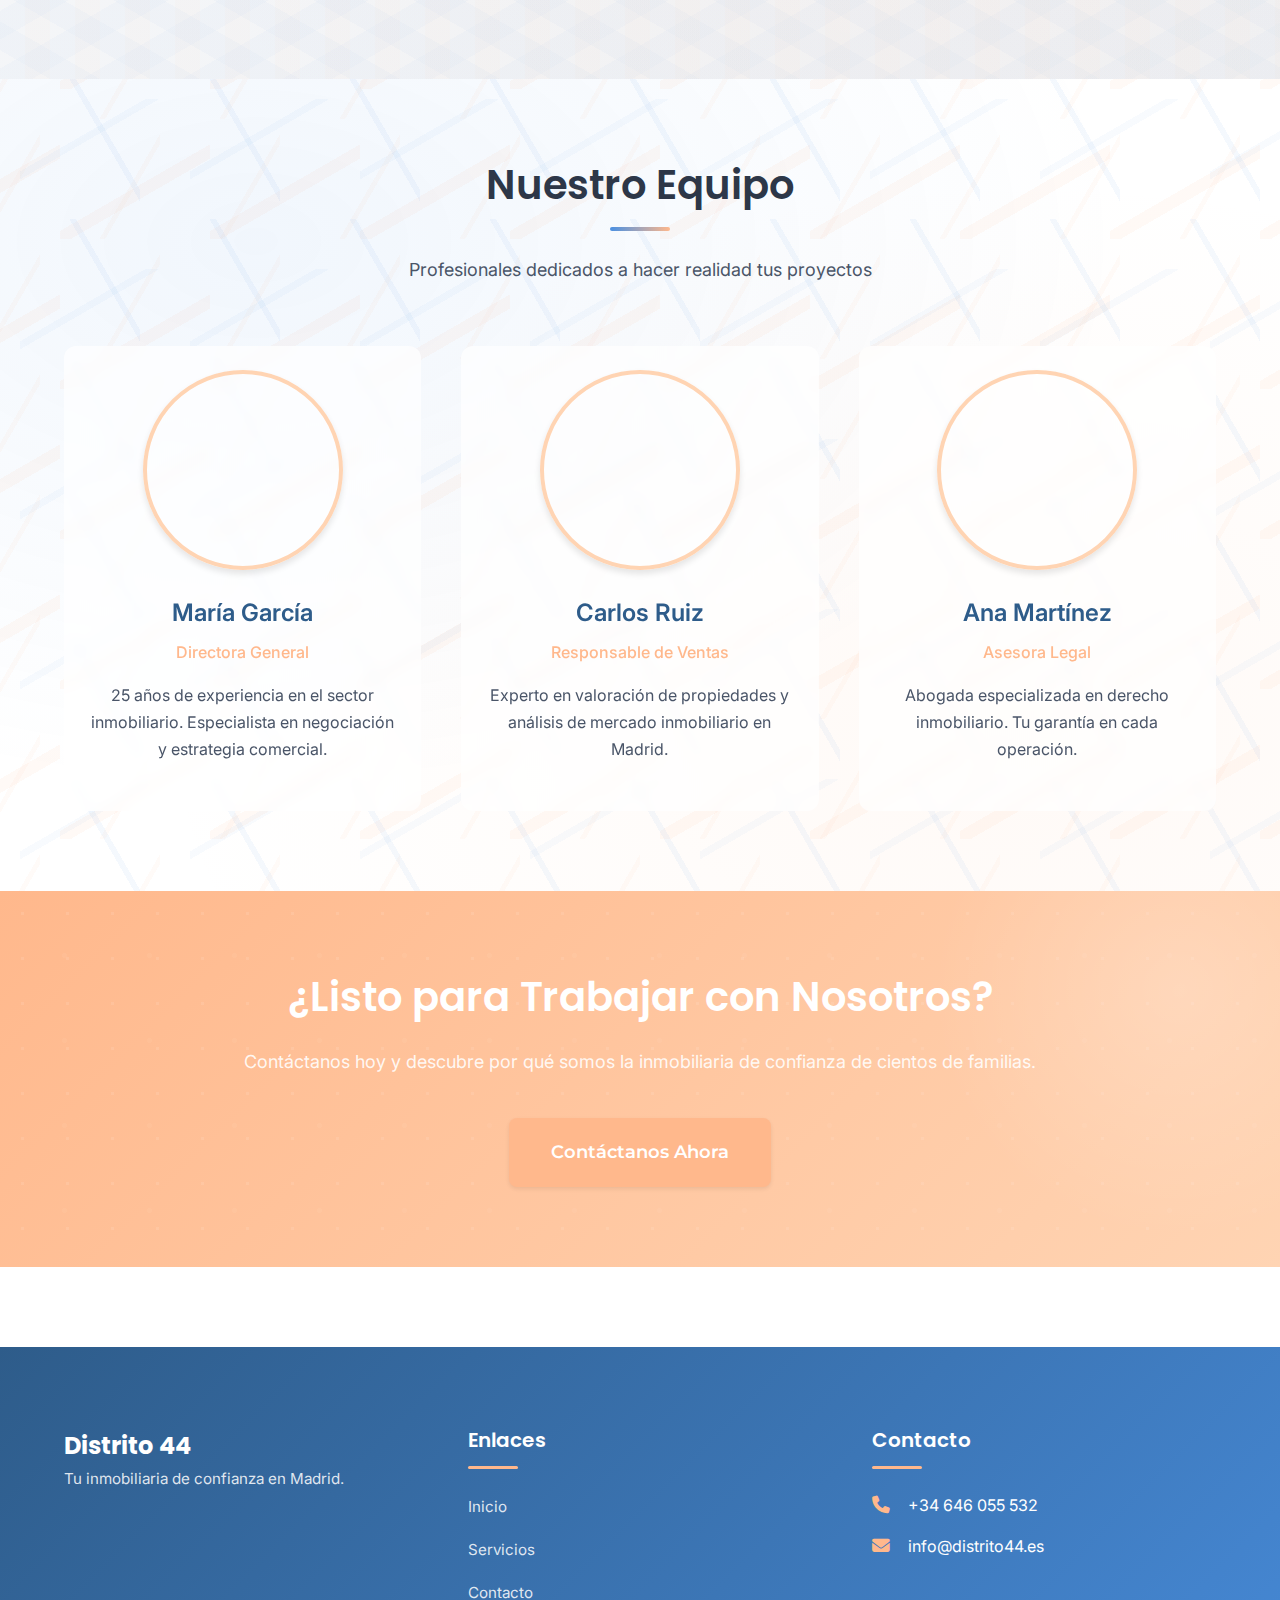
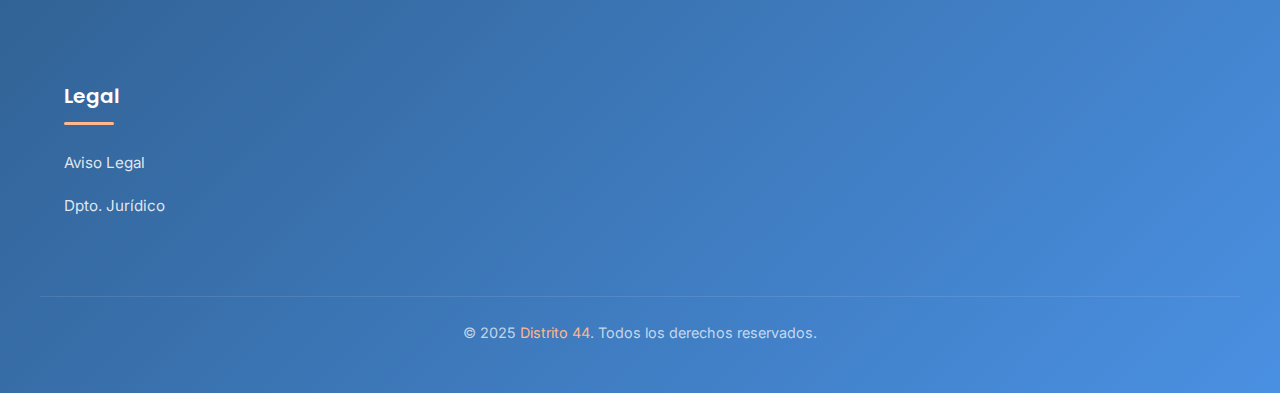
<file: quienes-somos.html>
<!DOCTYPE html>
<html lang="es">

<head>
    <meta charset="UTF-8">
    <meta name="viewport" content="width=device-width, initial-scale=1.0">
    <meta name="description" content="Conoce Distrito 44: inmobiliaria en Madrid con más de 1.600 clientes satisfechos. Equipo profesional especializado en venta de viviendas desde 2013.">
    <title>Quiénes Somos | Distrito 44 - Inmobiliaria con 12 Años de Experiencia en Madrid</title>

    <link rel="canonical" href="https://distrito44.com/quienes-somos.html" />

    <link rel="preconnect" href="https://fonts.googleapis.com">
    <link rel="preconnect" href="https://fonts.gstatic.com" crossorigin>
    <link rel="dns-prefetch" href="https://cdnjs.cloudflare.com">

    <meta property="og:title" content="Quiénes Somos | Distrito 44 - Inmobiliaria en Madrid" />
    <meta property="og:description" content="Conoce nuestro equipo profesional con más de 1.600 clientes satisfechos en Madrid." />
    <meta property="og:image" content="https://distrito44.com/img/fotodavid.jpg" />
    <meta property="og:url" content="https://distrito44.com/quienes-somos.html" />
    <meta property="og:type" content="website" />
    <meta property="og:locale" content="es_ES" />

    <meta name="twitter:card" content="summary_large_image" />
    <meta name="twitter:title" content="Quiénes Somos | Distrito 44" />
    <meta name="twitter:description" content="Inmobiliaria en Madrid con más de 1.600 clientes satisfechos desde 2013." />

    <link rel="stylesheet" href="comun.css">
    <link rel="stylesheet" href="https://cdnjs.cloudflare.com/ajax/libs/font-awesome/6.4.0/css/all.min.css">

    <style>
        /* ======================================
           FONDOS GEOMÉTRICOS NOTORIOS
           ====================================== */

        /* ===== HERO CON PATRÓN DE DIAMANTES ANIMADO ===== */
        .page-hero {
            background: linear-gradient(135deg, var(--color-azul-principal), var(--color-azul-oscuro));
            padding: var(--spacing-xxl) 0;
            text-align: center;
            color: var(--color-blanco);
            position: relative;
            overflow: hidden;
        }

        /* Patrón de diamantes geométricos animado */
        .page-hero::before {
            content: '';
            position: absolute;
            top: 0;
            left: 0;
            right: 0;
            bottom: 0;
            background-image:
                linear-gradient(45deg, transparent 48%, rgba(255, 255, 255, 0.08) 49%, rgba(255, 255, 255, 0.08) 51%, transparent 52%),
                linear-gradient(-45deg, transparent 48%, rgba(255, 255, 255, 0.08) 49%, rgba(255, 255, 255, 0.08) 51%, transparent 52%),
                linear-gradient(30deg, transparent 70%, rgba(255, 255, 255, 0.04) 70%, rgba(255, 255, 255, 0.04) 72%, transparent 72%);
            background-size: 80px 80px, 80px 80px, 120px 120px;
            animation: heroGeometricFloat 30s ease-in-out infinite;
            z-index: 0;
        }

        @keyframes heroGeometricFloat {

            0%,
            100% {
                background-position: 0 0, 0 0, 20px 20px;
                opacity: 0.6;
            }

            50% {
                background-position: 40px 40px, -40px -40px, 70px 70px;
                opacity: 0.8;
            }
        }

        .page-hero .container {
            position: relative;
            z-index: 1;
        }

        .page-hero h1 {
            color: var(--color-blanco);
            margin-bottom: var(--spacing-sm);
        }

        .page-hero-subtitle {
            font-size: 1.25rem;
            color: rgba(255, 255, 255, 0.9);
        }

        /* ===== SECCIÓN HISTORIA CON PATRÓN ORIGAMI ===== */
        .history-section {
            position: relative;
            overflow: hidden;
            background: linear-gradient(135deg, #f8f9fa 0%, #e9ecef 100%);
        }

        .history-section::before {
            content: '';
            position: absolute;
            inset: 0;
            background-image:
                linear-gradient(60deg, transparent 66%, rgba(74, 144, 226, 0.10) 66%, rgba(74, 144, 226, 0.10) 70%, transparent 70%),
                linear-gradient(120deg, transparent 66%, rgba(255, 184, 140, 0.10) 66%, rgba(255, 184, 140, 0.10) 70%, transparent 70%),
                linear-gradient(-30deg, transparent 68%, rgba(74, 144, 226, 0.07) 68%, rgba(74, 144, 226, 0.07) 71%, transparent 71%),
                linear-gradient(150deg, transparent 58%, rgba(255, 184, 140, 0.12) 58%, rgba(255, 184, 140, 0.12) 64%, transparent 64%),
                linear-gradient(45deg, transparent 73%, rgba(74, 144, 226, 0.06) 73%, rgba(74, 144, 226, 0.06) 77%, transparent 77%);
            background-size: 130px 130px, 110px 110px, 160px 160px, 140px 140px, 190px 190px;
            background-position: 0 0, 40px 40px, 20px 20px, 60px 10px, 30px 50px;
            opacity: 1;
            z-index: 0;
            animation: historyShift 35s ease-in-out infinite;
        }

        @keyframes historyShift {

            0%,
            100% {
                background-position: 0 0, 40px 40px, 20px 20px, 60px 10px, 30px 50px;
            }

            50% {
                background-position: 65px 65px, 105px 105px, 85px 85px, 125px 75px, 95px 115px;
            }
        }

        .history-section::after {
            content: '';
            position: absolute;
            inset: 0;
            background:
                radial-gradient(ellipse at 10% 20%, rgba(74, 144, 226, 0.15) 0%, rgba(74, 144, 226, 0.06) 35%, transparent 65%),
                radial-gradient(ellipse at 90% 80%, rgba(255, 184, 140, 0.15) 0%, rgba(255, 184, 140, 0.06) 35%, transparent 65%),
                radial-gradient(circle at 50% 50%, rgba(74, 144, 226, 0.04) 0%, transparent 55%);
            z-index: 0;
            animation: historyGradientPulse 18s ease-in-out infinite;
        }

        @keyframes historyGradientPulse {

            0%,
            100% {
                opacity: 1;
            }

            50% {
                opacity: 0.85;
            }
        }

        .history-content {
            display: grid;
            grid-template-columns: 1fr 1fr;
            gap: var(--spacing-xxl);
            align-items: center;
            position: relative;
            z-index: 1;
        }

        .history-text h2 {
            color: var(--color-azul-oscuro);
            margin-bottom: var(--spacing-md);
        }

        .history-image img {
            width: 100%;
            height: auto;
            object-fit: contain;
            border-radius: var(--radius-md);
            box-shadow: var(--shadow-lg);
        }

        /* ===== MISIÓN Y VISIÓN CON LÍNEAS DIAGONALES ===== */
        .mission-vision-section {
            position: relative;
            overflow: hidden;
            background: #ffffff;
        }

        .mission-vision-section::before {
            content: '';
            position: absolute;
            inset: 0;
            background-image:
                linear-gradient(30deg, transparent 45%, rgba(74, 144, 226, 0.04) 45%, rgba(74, 144, 226, 0.04) 48%, transparent 48%),
                linear-gradient(120deg, transparent 45%, rgba(255, 184, 140, 0.04) 45%, rgba(255, 184, 140, 0.04) 48%, transparent 48%),
                linear-gradient(60deg, transparent 65%, rgba(74, 144, 226, 0.03) 65%, rgba(74, 144, 226, 0.03) 68%, transparent 68%);
            background-size: 100px 100px, 120px 120px, 80px 80px;
            background-position: 0 0, 20px 20px, 40px 40px;
            opacity: 0.7;
            z-index: 0;
        }

        .mission-vision-section::after {
            content: '';
            position: absolute;
            inset: 0;
            background:
                radial-gradient(circle at 20% 30%, rgba(74, 144, 226, 0.06) 0%, transparent 50%),
                radial-gradient(circle at 80% 70%, rgba(255, 184, 140, 0.06) 0%, transparent 50%);
            z-index: 0;
        }

        /* ===== VALORES CON PATRÓN DE CÍRCULOS CONCÉNTRICOS ===== */
        .valores-section {
            position: relative;
            overflow: hidden;
            background: linear-gradient(135deg, #f0f4f8 0%, #e2e8f0 100%);
        }

        .valores-section::before {
            content: '';
            position: absolute;
            inset: 0;
            background-image:
                radial-gradient(circle, rgba(74, 144, 226, 0.08) 1.5px, transparent 1.5px),
                radial-gradient(circle, rgba(255, 184, 140, 0.08) 1.5px, transparent 1.5px),
                radial-gradient(circle, rgba(74, 144, 226, 0.04) 2.5px, transparent 2.5px);
            background-size: 50px 50px, 70px 70px, 90px 90px;
            background-position: 0 0, 25px 25px, 45px 45px;
            opacity: 1;
            z-index: 0;
            animation: valoresPattern 25s linear infinite;
        }

        @keyframes valoresPattern {
            0% {
                background-position: 0 0, 25px 25px, 45px 45px;
            }

            100% {
                background-position: 50px 50px, 95px 95px, 135px 135px;
            }
        }

        .valores-section::after {
            content: '';
            position: absolute;
            inset: 0;
            background:
                radial-gradient(ellipse at 15% 15%, rgba(74, 144, 226, 0.12) 0%, rgba(74, 144, 226, 0.04) 40%, transparent 70%),
                radial-gradient(ellipse at 85% 85%, rgba(255, 184, 140, 0.12) 0%, rgba(255, 184, 140, 0.04) 40%, transparent 70%);
            z-index: 0;
        }

        .value-card {
            text-align: center;
            padding: var(--spacing-xl);
            position: relative;
            z-index: 1;
            background: rgba(255, 255, 255, 0.85);
            backdrop-filter: blur(8px);
            -webkit-backdrop-filter: blur(8px);
            border-radius: var(--radius-md);
            transition: all var(--transition-normal);
        }

        .value-card:hover {
            background: rgba(255, 255, 255, 0.95);
            transform: translateY(-5px);
            box-shadow: var(--shadow-lg);
        }

        .value-icon {
            width: 80px;
            height: 80px;
            margin: 0 auto var(--spacing-md);
            display: flex;
            align-items: center;
            justify-content: center;
            background: linear-gradient(135deg, var(--color-naranja-pastel), var(--color-naranja-suave));
            border-radius: 50%;
            color: var(--color-blanco);
            font-size: 2rem;
        }

        .value-card h3 {
            color: var(--color-azul-oscuro);
            margin-bottom: var(--spacing-sm);
        }

        /* ===== TIMELINE CON HEXÁGONOS ===== */
        .timeline-section {
            position: relative;
            overflow: hidden;
            background: linear-gradient(135deg, #fafbfc 0%, #f0f2f5 100%);
        }

        .timeline-section::before {
            content: '';
            position: absolute;
            inset: 0;
            background-image:
                repeating-linear-gradient(30deg, transparent, transparent 25px, rgba(74, 144, 226, 0.03) 25px, rgba(74, 144, 226, 0.03) 50px),
                repeating-linear-gradient(90deg, transparent, transparent 25px, rgba(255, 184, 140, 0.03) 25px, rgba(255, 184, 140, 0.03) 50px),
                repeating-linear-gradient(150deg, transparent, transparent 25px, rgba(74, 144, 226, 0.03) 25px, rgba(74, 144, 226, 0.03) 50px);
            opacity: 0.8;
            z-index: 0;
        }

        .timeline-section::after {
            content: '';
            position: absolute;
            inset: 0;
            background:
                radial-gradient(circle at 25% 25%, rgba(74, 144, 226, 0.08) 0%, transparent 50%),
                radial-gradient(circle at 75% 75%, rgba(255, 184, 140, 0.08) 0%, transparent 50%);
            z-index: 0;
        }

        /* TIMELINE */
        .timeline {
            position: relative;
            max-width: 800px;
            margin: 0 auto;
            z-index: 1;
        }

        .timeline::before {
            content: '';
            position: absolute;
            left: 50%;
            top: 0;
            bottom: 0;
            width: 2px;
            background: linear-gradient(to bottom, var(--color-azul-principal), var(--color-naranja-pastel));
        }

        .timeline-item {
            display: flex;
            margin-bottom: var(--spacing-xl);
            position: relative;
        }

        .timeline-item:nth-child(odd) {
            flex-direction: row;
        }

        .timeline-item:nth-child(even) {
            flex-direction: row-reverse;
        }

        .timeline-content {
            width: 45%;
            padding: var(--spacing-lg);
            background: rgba(255, 255, 255, 0.9);
            backdrop-filter: blur(10px);
            -webkit-backdrop-filter: blur(10px);
            border-radius: var(--radius-md);
            box-shadow: var(--shadow-md);
            transition: all var(--transition-normal);
        }

        .timeline-content:hover {
            background: rgba(255, 255, 255, 0.98);
            transform: scale(1.03);
            box-shadow: var(--shadow-lg);
        }

        .timeline-year {
            font-size: 1.5rem;
            font-weight: 700;
            color: var(--color-azul-principal);
            margin-bottom: var(--spacing-sm);
        }

        .timeline-dot {
            position: absolute;
            left: 50%;
            transform: translateX(-50%);
            width: 20px;
            height: 20px;
            background: var(--color-naranja-pastel);
            border-radius: 50%;
            border: 4px solid var(--color-blanco);
            box-shadow: var(--shadow-md);
        }

        /* ===== EQUIPO CON PATRÓN POLIGONAL ===== */
        .team-section {
            position: relative;
            overflow: hidden;
            background: #ffffff;
        }

        .team-section::before {
            content: '';
            position: absolute;
            inset: 0;
            background-image:
                linear-gradient(60deg, transparent 68%, rgba(74, 144, 226, 0.06) 68%, rgba(74, 144, 226, 0.06) 71%, transparent 71%),
                linear-gradient(120deg, transparent 68%, rgba(255, 184, 140, 0.06) 68%, rgba(255, 184, 140, 0.06) 71%, transparent 71%),
                linear-gradient(-30deg, transparent 70%, rgba(74, 144, 226, 0.04) 70%, rgba(74, 144, 226, 0.04) 73%, transparent 73%),
                linear-gradient(150deg, transparent 60%, rgba(255, 184, 140, 0.08) 60%, rgba(255, 184, 140, 0.08) 66%, transparent 66%);
            background-size: 140px 140px, 120px 120px, 170px 170px, 150px 150px;
            background-position: 0 0, 40px 40px, 20px 20px, 60px 10px;
            opacity: 1;
            z-index: 0;
        }

        .team-section::after {
            content: '';
            position: absolute;
            inset: 0;
            background:
                radial-gradient(ellipse at 20% 20%, rgba(74, 144, 226, 0.08) 0%, transparent 60%),
                radial-gradient(ellipse at 80% 80%, rgba(255, 184, 140, 0.08) 0%, transparent 60%);
            z-index: 0;
        }

        /* TEAM MEMBERS */
        .team-member {
            text-align: center;
            padding: var(--spacing-md);
            position: relative;
            z-index: 1;
            background: rgba(255, 255, 255, 0.7);
            backdrop-filter: blur(6px);
            -webkit-backdrop-filter: blur(6px);
            border-radius: var(--radius-md);
            transition: all var(--transition-normal);
        }

        .team-member:hover {
            background: rgba(255, 255, 255, 0.95);
            transform: translateY(-8px);
            box-shadow: var(--shadow-lg);
        }

        .team-photo {
            width: 200px;
            height: 200px;
            margin: 0 auto var(--spacing-md);
            border-radius: 50%;
            overflow: hidden;
            box-shadow: var(--shadow-md);
            border: 4px solid var(--color-naranja-suave);
        }

        .team-photo img {
            width: 100%;
            height: 100%;
            object-fit: cover;
        }

        .team-name {
            font-size: 1.5rem;
            font-weight: 600;
            color: var(--color-azul-oscuro);
            margin-bottom: var(--spacing-xs);
        }

        .team-role {
            color: var(--color-naranja-pastel);
            font-weight: 500;
            margin-bottom: var(--spacing-sm);
        }

        /* ===== CTA CON GRADIENTES RADIALES ===== */
        .cta-final {
            position: relative;
            overflow: hidden;
            background: linear-gradient(135deg, var(--color-naranja-pastel), var(--color-naranja-suave));
            text-align: center;
        }

        .cta-final::before {
            content: '';
            position: absolute;
            inset: 0;
            background-image:
                radial-gradient(circle, rgba(255, 255, 255, 0.12) 1.5px, transparent 1.5px),
                radial-gradient(circle, rgba(255, 255, 255, 0.06) 2.5px, transparent 2.5px);
            background-size: 45px 45px, 85px 85px;
            background-position: 0 0, 22px 22px;
            opacity: 0.8;
            z-index: 0;
        }

        .cta-final::after {
            content: '';
            position: absolute;
            width: 500px;
            height: 500px;
            background: radial-gradient(circle, rgba(255, 255, 255, 0.2) 0%, transparent 70%);
            border-radius: 50%;
            top: -150px;
            right: -150px;
            z-index: 0;
            animation: ctaFloat 20s ease-in-out infinite;
        }

        @keyframes ctaFloat {

            0%,
            100% {
                transform: translate(0, 0);
            }

            50% {
                transform: translate(-30px, 30px);
            }
        }

        /* UTILIDADES */
        .container {
            position: relative;
            z-index: 1;
        }

        @media (max-width: 768px) {
            .history-content {
                grid-template-columns: 1fr;
            }

            .history-image {
                order: -1;
            }

            .timeline::before {
                left: 20px;
            }

            .timeline-item {
                flex-direction: column !important;
                margin-left: 40px;
            }

            .timeline-content {
                width: 100%;
            }

            .timeline-dot {
                left: 20px;
            }
        }
    </style>
</head>

<body>
    <!-- NAVEGACIÓN -->
    <nav class="navbar">
        <div class="navbar-container">
            <a href="index.html" class="navbar-logo">
                <img src="img/logo2.png" alt="Logotipo Distrito 44 Inmobiliaria Madrid" class="navbar-logo-img" width="60" height="60">
                <span class="navbar-logo-text"><span class="distrito">Distrito</span> <span class="numero">44</span></span>
            </a>

            <button class="navbar-toggle" aria-label="Abrir menú">
                <span></span>
                <span></span>
                <span></span>
            </button>

            <ul class="navbar-menu">
                <li><a href="index.html">Inicio</a></li>
                <li><a href="quienes-somos.html" class="active">Quiénes Somos</a></li>
                <li><a href="nuestros-servicios.html">Nuestros Servicios</a></li>
                <li><a href="nuestro-metodo.html">Nuestro Método</a></li>
                <li><a href="galeria.html">Galería</a></li>
                <li><a href="contacto.html">Contacto</a></li>
                <li><a href="departamento-juridico.html" class="legal-link">Dpto. Jurídico</a></li>
                <li><a href="aviso-legal.html" class="legal-link">Aviso Legal</a></li>
            </ul>
        </div>
    </nav>

    <!-- Breadcrumbs -->
    <nav aria-label="breadcrumb" class="breadcrumb-container">
        <ol class="breadcrumb" itemscope itemtype="https://schema.org/BreadcrumbList">
            <li itemprop="itemListElement" itemscope itemtype="https://schema.org/ListItem">
                <a itemprop="item" href="index.html" title="Ir a la página de inicio">
                    <span itemprop="name">Inicio</span>
                </a>
                <meta itemprop="position" content="1" />
            </li>
            <li itemprop="itemListElement" itemscope itemtype="https://schema.org/ListItem">
                <span itemprop="name">Quiénes Somos</span>
                <meta itemprop="position" content="2" />
            </li>
        </ol>
    </nav>

    <!-- HERO CON PATRÓN DE DIAMANTES -->
    <section class="page-hero">
        <div class="container">
            <h1>Conoce a Distrito 44</h1>
            <p class="page-hero-subtitle">Tu socio inmobiliario de confianza en Madrid</p>
        </div>
    </section>

    <!-- NUESTRA HISTORIA CON FONDO ORIGAMI -->
    <section class="section history-section">
        <div class="container">
            <div class="history-content">
                <div class="history-text">
                    <h2>Nuestra Historia</h2>
                    <p>Distrito 44 nació hace más de 12 años con una visión clara: transformar la experiencia
                        inmobiliaria en algo más humano, cercano y profesional. Comenzamos como una pequeña agencia en
                        el corazón de Madrid, y hoy somos referentes en el sector.</p>
                    <p>A lo largo de estos años, hemos ayudado a cientos de familias a encontrar su hogar perfecto y a
                        propietarios a vender sus inmuebles al mejor precio. Cada operación es única para nosotros, y
                        tratamos cada propiedad como si fuera la nuestra.</p>
                    <p>Nuestro crecimiento se basa en la confianza que nuestros clientes depositan en nosotros, y en
                        nuestro compromiso con la excelencia y la transparencia.</p>
                </div>
                <div class="history-image">
                    <img src="img/fotodavid.jpg" alt="Equipo Distrito 44 - Profesionales inmobiliarios en Madrid" width="600" height="400" loading="lazy">
                </div>
            </div>
        </div>
    </section>

    <!-- MISIÓN Y VISIÓN CON LÍNEAS DIAGONALES -->
    <section class="section mission-vision-section">
        <div class="container">
            <div class="section-title">
                <h2>Nuestra Esencia</h2>
            </div>
            <div class="grid grid-2">
                <div class="card">
                    <h3 style="color: var(--color-azul-principal);">Misión</h3>
                    <p>Facilitar el acceso al hogar ideal de nuestros clientes, ofreciendo un servicio inmobiliario
                        profesional, transparente y personalizado que supere sus expectativas en cada etapa del proceso.
                    </p>
                </div>
                <div class="card">
                    <h3 style="color: var(--color-naranja-pastel);">Visión</h3>
                    <p>Ser la inmobiliaria de referencia en Madrid, reconocida por nuestra cercanía, profesionalidad e
                        innovación en el servicio, contribuyendo a crear hogares felices y negocios exitosos.</p>
                </div>
            </div>
        </div>
    </section>

    <!-- VALORES CON CÍRCULOS CONCÉNTRICOS -->
    <section class="section valores-section">
        <div class="container">
            <div class="section-title">
                <h2>Nuestros Valores</h2>
                <p class="section-subtitle">Los principios que guían cada una de nuestras acciones</p>
            </div>
            <div class="grid grid-3">
                <div class="value-card">
                    <div class="value-icon">
                        <i class="fas fa-heart"></i>
                    </div>
                    <h3>Cercanía</h3>
                    <p>Tratamos a cada cliente como parte de nuestra familia, con calidez y empatía.</p>
                </div>
                <div class="value-card">
                    <div class="value-icon">
                        <i class="fas fa-medal"></i>
                    </div>
                    <h3>Excelencia</h3>
                    <p>Buscamos la perfección en cada detalle, desde la primera visita hasta el cierre.</p>
                </div>
                <div class="value-card">
                    <div class="value-icon">
                        <i class="fas fa-eye"></i>
                    </div>
                    <h3>Transparencia</h3>
                    <p>Información clara y honesta en todo momento, sin sorpresas ni letra pequeña.</p>
                </div>
                <div class="value-card">
                    <div class="value-icon">
                        <i class="fas fa-users"></i>
                    </div>
                    <h3>Compromiso</h3>
                    <p>Tu éxito es nuestro éxito. Nos comprometemos al 100% con tus objetivos.</p>
                </div>
                <div class="value-card">
                    <div class="value-icon">
                        <i class="fas fa-lightbulb"></i>
                    </div>
                    <h3>Innovación</h3>
                    <p>Utilizamos las últimas tecnologías para ofrecerte el mejor servicio.</p>
                </div>
                <div class="value-card">
                    <div class="value-icon">
                        <i class="fas fa-handshake"></i>
                    </div>
                    <h3>Confianza</h3>
                    <p>Construimos relaciones duraderas basadas en la confianza mutua.</p>
                </div>
            </div>
        </div>
    </section>

    <!-- LÍNEA DE TIEMPO CON HEXÁGONOS -->
    <section class="section timeline-section">
        <div class="container">
            <div class="section-title">
                <h2>Nuestro Recorrido</h2>
                <p class="section-subtitle">Los hitos que nos han traído hasta aquí</p>
            </div>
            <div class="timeline">
                <div class="timeline-item">
                    <div class="timeline-content">
                        <div class="timeline-year">2014</div>
                        <h4>Nuestros Inicios</h4>
                        <p>Fundación de Distrito 44 con un equipo de 3 personas y una oficina en el centro de Madrid.
                        </p>
                    </div>
                    <div class="timeline-dot"></div>
                </div>
                <div class="timeline-item">
                    <div class="timeline-content">
                        <div class="timeline-year">2015</div>
                        <h4>Ampliación de fronteras</h4>
                        <p>Ampliamos nuestro radio de acción y pasasmos a vender en todo el territotio nacional .</p>
                    </div>
                    <div class="timeline-dot"></div>
                </div>
                <div class="timeline-item">
                    <div class="timeline-content">
                        <div class="timeline-year">2016</div>
                        <h4>Departamento Jurídico</h4>
                        <p>Creación de nuestro departamento legal para ofrecer asesoramiento completo.</p>
                    </div>
                    <div class="timeline-dot"></div>
                </div>
                <div class="timeline-item">
                    <div class="timeline-content">
                        <div class="timeline-year">2025</div>
                        <h4>Destacamos en Sector</h4>
                        <p>Más de 200 propiedades vendidas y reconocimiento como inmobiliaria de referencia.</p>
                    </div>
                    <div class="timeline-dot"></div>
                </div>
            </div>
        </div>
    </section>

    <!-- NUESTRO EQUIPO CON PATRÓN POLIGONAL -->
    <section class="section team-section">
        <div class="container">
            <div class="section-title">
                <h2>Nuestro Equipo</h2>
                <p class="section-subtitle">Profesionales dedicados a hacer realidad tus proyectos</p>
            </div>
            <div class="grid grid-3">
                <div class="team-member">
                    <div class="team-photo">
                        <img src="images/team/member1.jpg" alt="María García - Agente inmobiliario Distrito 44 Madrid" width="300" height="300" loading="lazy">
                    </div>
                    <div class="team-name">María García</div>
                    <div class="team-role">Directora General</div>
                    <p>25 años de experiencia en el sector inmobiliario. Especialista en negociación y estrategia
                        comercial.</p>
                </div>
                <div class="team-member">
                    <div class="team-photo">
                        <img src="images/team/member2.jpg" alt="Carlos Ruiz - Asesor inmobiliario Distrito 44 Madrid" width="300" height="300" loading="lazy">
                    </div>
                    <div class="team-name">Carlos Ruiz</div>
                    <div class="team-role">Responsable de Ventas</div>
                    <p>Experto en valoración de propiedades y análisis de mercado inmobiliario en Madrid.</p>
                </div>
                <div class="team-member">
                    <div class="team-photo">
                        <img src="images/team/member3.jpg" alt="Ana Martínez - Especialista legal inmobiliario Distrito 44" width="300" height="300" loading="lazy">
                    </div>
                    <div class="team-name">Ana Martínez</div>
                    <div class="team-role">Asesora Legal</div>
                    <p>Abogada especializada en derecho inmobiliario. Tu garantía en cada operación.</p>
                </div>
            </div>
        </div>
    </section>

    <!-- CTA FINAL CON GRADIENTES -->
    <section class="section cta-final">
        <div class="container">
            <h2 style="color: var(--color-blanco);">¿Listo para Trabajar con Nosotros?</h2>
            <p style="color: rgba(255,255,255,0.9); font-size: 1.125rem; margin-bottom: var(--spacing-lg);">Contáctanos
                hoy y descubre por qué somos la inmobiliaria de confianza de cientos de familias.</p>
            <a href="contacto.html" class="btn btn-primary btn-large">Contáctanos Ahora</a>
        </div>
    </section>

    <!-- FOOTER -->
    <footer class="footer">
        <div class="footer-content">
            <div class="footer-section">
                <span class="footer-logo-text">Distrito 44</span>
                <p>Tu inmobiliaria de confianza en Madrid.</p>
            </div>
            <div class="footer-section">
                <h4>Enlaces</h4>
                <ul>
                    <li><a href="index.html">Inicio</a></li>
                    <li><a href="nuestros-servicios.html">Servicios</a></li>
                    <li><a href="contacto.html">Contacto</a></li>
                </ul>
            </div>
            <div class="footer-section">
                <h4>Contacto</h4>
                <div class="footer-contact-item">
                    <i class="fas fa-phone"></i>
                    <span>+34 646 055 532</span>
                </div>
                <div class="footer-contact-item">
                    <i class="fas fa-envelope"></i>
                    <span>info@distrito44.es</span>
                </div>
            </div>
            <div class="footer-section">
                <h4>Legal</h4>
                <ul>
                    <li><a href="aviso-legal.html">Aviso Legal</a></li>
                    <li><a href="departamento-juridico.html">Dpto. Jurídico</a></li>
                </ul>
            </div>
        </div>
        <div class="footer-bottom">
            <p class="footer-copyright">&copy; 2025 <a href="index.html">Distrito 44</a>. Todos los derechos reservados.
            </p>
        </div>
    </footer>

    <script src="comun.js"></script>
</body>

</html>
</file>
<file: comun.css>
/* ============================================
   DISTRITO 44 - ESTILOS COMUNES
   Archivo CSS compartido por todas las páginas
   ============================================ */

@import url('https://fonts.googleapis.com/css2?family=Poppins:wght@300;400;600;700&family=Inter:wght@300;400;500;600&family=Montserrat:wght@500;600;700&display=swap');

:root {
    --color-azul-principal: #4A90E2;
    --color-azul-oscuro: #2E5C8A;
    --color-naranja-pastel: #FFB88C;
    --color-naranja-suave: #FFD4B3;
    --color-verde-naturaleza: #7FB685;
    --color-verde-claro: #A8D5BA;
    --color-verde-oscuro: #5A8C61;
    --color-blanco: #FFFFFF;
    --color-gris-claro: #F5F7FA;
    --color-gris-medio: #E8ECEF;
    --color-gris-texto: #4A5568;
    --color-negro-suave: #2D3748;
    --font-heading: 'Poppins', sans-serif;
    --font-body: 'Inter', sans-serif;
    --font-accent: 'Montserrat', sans-serif;
    --spacing-xs: 8px;
    --spacing-sm: 16px;
    --spacing-md: 24px;
    --spacing-lg: 40px;
    --spacing-xl: 60px;
    --spacing-xxl: 80px;
    --shadow-sm: 0 2px 4px rgba(0, 0, 0, 0.08);
    --shadow-md: 0 4px 6px rgba(0, 0, 0, 0.1);
    --shadow-lg: 0 10px 20px rgba(0, 0, 0, 0.12);
    --shadow-xl: 0 15px 30px rgba(0, 0, 0, 0.15);
    --radius-sm: 8px;
    --radius-md: 12px;
    --radius-lg: 16px;
    --transition-fast: 0.2s ease;
    --transition-normal: 0.3s ease;
    --transition-slow: 0.5s ease;
    --max-width-content: 1200px;
}

* {
    margin: 0;
    padding: 0;
    box-sizing: border-box;
}

html {
    font-size: 16px;
    scroll-behavior: smooth;
}

body {
    font-family: var(--font-body);
    font-weight: 400;
    line-height: 1.6;
    color: var(--color-gris-texto);
    background-color: var(--color-blanco);
    -webkit-font-smoothing: antialiased;
    -moz-osx-font-smoothing: grayscale;
}

h1,
h2,
h3,
h4,
h5,
h6 {
    font-family: var(--font-heading);
    font-weight: 600;
    line-height: 1.3;
    color: var(--color-negro-suave);
    margin-bottom: var(--spacing-md);
}

h1 {
    font-size: clamp(2rem, 5vw, 3.5rem);
    font-weight: 700;
}

h2 {
    font-size: clamp(1.75rem, 4vw, 2.5rem);
}

h3 {
    font-size: clamp(1.5rem, 3vw, 2rem);
}

h4 {
    font-size: clamp(1.25rem, 2.5vw, 1.5rem);
}

p {
    margin-bottom: var(--spacing-md);
    font-size: 1rem;
    line-height: 1.7;
}

a {
    color: var(--color-azul-principal);
    text-decoration: none;
    transition: color var(--transition-fast);
}

a:hover {
    color: var(--color-azul-oscuro);
}

/* ============================================
   NAVBAR
   ============================================ */

.navbar {
    position: sticky;
    top: 0;
    z-index: 1000;
    background: linear-gradient(135deg, #e8edf2 0%, #f5f7fa 50%, #e0e5eb 100%);
    box-shadow: 0 4px 20px rgba(0, 0, 0, 0.08);
    transition: all var(--transition-normal);
    backdrop-filter: blur(10px);
    -webkit-backdrop-filter: blur(10px);
}

.navbar::before {
    content: '';
    position: absolute;
    inset: 0;
    background-image:
        linear-gradient(60deg, transparent 65%, rgba(74, 144, 226, 0.08) 65%, rgba(74, 144, 226, 0.08) 68%, transparent 68%),
        linear-gradient(120deg, transparent 65%, rgba(184, 194, 204, 0.12) 65%, rgba(184, 194, 204, 0.12) 68%, transparent 68%),
        linear-gradient(-30deg, transparent 67%, rgba(74, 144, 226, 0.06) 67%, rgba(74, 144, 226, 0.06) 70%, transparent 70%),
        linear-gradient(150deg, transparent 60%, rgba(184, 194, 204, 0.15) 60%, rgba(184, 194, 204, 0.15) 65%, transparent 65%),
        linear-gradient(45deg, transparent 72%, rgba(255, 255, 255, 0.25) 72%, rgba(255, 255, 255, 0.25) 75%, transparent 75%),
        linear-gradient(135deg, transparent 72%, rgba(140, 150, 160, 0.08) 72%, rgba(140, 150, 160, 0.08) 75%, transparent 75%),
        linear-gradient(90deg, transparent 80%, rgba(74, 144, 226, 0.04) 80%, rgba(74, 144, 226, 0.04) 81%, transparent 81%),
        linear-gradient(0deg, transparent 80%, rgba(184, 194, 204, 0.06) 80%, rgba(184, 194, 204, 0.06) 81%, transparent 81%);
    background-size: 140px 140px, 120px 120px, 170px 170px, 150px 150px, 200px 200px, 180px 180px, 220px 220px, 210px 210px;
    background-position: 0 0, 40px 40px, 20px 20px, 60px 10px, 30px 50px, 70px 30px, 80px 60px, 50px 80px;
    opacity: 1;
    z-index: 0;
    pointer-events: none;
}

.navbar::after {
    content: '';
    position: absolute;
    inset: 0;
    background:
        radial-gradient(ellipse at 15% 50%, rgba(255, 255, 255, 0.4) 0%, transparent 50%),
        radial-gradient(ellipse at 85% 50%, rgba(74, 144, 226, 0.08) 0%, transparent 60%),
        radial-gradient(circle at 50% 0%, rgba(184, 194, 204, 0.12) 0%, transparent 70%);
    z-index: 0;
    pointer-events: none;
}

.navbar.scrolled {
    box-shadow: 0 6px 30px rgba(0, 0, 0, 0.15);
}

.navbar-container {
    max-width: 1600px;
    margin: 0 auto;
    padding: var(--spacing-sm) var(--spacing-md);
    display: flex;
    justify-content: space-between;
    align-items: center;
    position: relative;
    z-index: 1;
}

.navbar-logo {
    display: flex;
    align-items: center;
    gap: 12px;
    text-decoration: none;
    transition: transform var(--transition-fast);
    white-space: nowrap;
}

.navbar-logo:hover {
    transform: scale(1.05);
}

.navbar-logo-img {
    height: 60px;
    width: auto;
    filter: drop-shadow(0 2px 4px rgba(0, 0, 0, 0.1));
    border-radius: 50%;
}

.navbar-logo-text {
    font-family: var(--font-heading);
    font-size: 1.75rem;
    font-weight: 700;
    letter-spacing: 1px;
    display: flex;
    align-items: center;
}

.navbar-logo-text .distrito {
    color: var(--color-azul-principal);
}

.navbar-logo-text .numero {
    color: var(--color-naranja-pastel);
    margin-left: 4px;
}

.navbar-menu {
    display: flex;
    list-style: none;
    gap: var(--spacing-lg);
    align-items: center;
    margin-left: 40px;
}

.navbar-menu a {
    font-family: var(--font-accent);
    font-size: 0.95rem;
    font-weight: 500;
    color: var(--color-gris-texto);
    text-transform: uppercase;
    letter-spacing: 0.5px;
    padding: 8px 0;
    transition: color var(--transition-fast);
    position: relative;
    white-space: nowrap;
}

.navbar-menu a::after {
    content: '';
    position: absolute;
    bottom: 0;
    left: 0;
    width: 0;
    height: 2px;
    background: linear-gradient(to right, var(--color-azul-principal), var(--color-naranja-pastel));
    transition: width var(--transition-normal);
}

.navbar-menu a:hover,
.navbar-menu a.active {
    color: var(--color-azul-principal);
}

.navbar-menu a:hover::after,
.navbar-menu a.active::after {
    width: 100%;
}

.navbar-menu a.legal-link {
    color: var(--color-verde-oscuro);
}

.navbar-menu a.legal-link::after {
    background: linear-gradient(to right, var(--color-verde-naturaleza), var(--color-verde-claro));
}

.navbar-toggle {
    display: none;
    flex-direction: column;
    gap: 5px;
    background: none;
    border: none;
    cursor: pointer;
    padding: 8px;
}

.navbar-toggle span {
    display: block;
    width: 28px;
    height: 3px;
    background-color: var(--color-azul-principal);
    border-radius: 2px;
    transition: all var(--transition-fast);
}

.navbar-toggle.active span:nth-child(1) {
    transform: rotate(45deg) translate(8px, 8px);
}

.navbar-toggle.active span:nth-child(2) {
    opacity: 0;
}

.navbar-toggle.active span:nth-child(3) {
    transform: rotate(-45deg) translate(7px, -7px);
}

/* ============================================
   FOOTER
   ============================================ */

.footer {
    background: linear-gradient(135deg, var(--color-azul-oscuro) 0%, var(--color-azul-principal) 100%);
    color: var(--color-blanco);
    padding: var(--spacing-xxl) 0 var(--spacing-md);
    margin-top: var(--spacing-xxl);
}

.footer-content {
    max-width: var(--max-width-content);
    margin: 0 auto;
    padding: 0 var(--spacing-md);
    display: grid;
    grid-template-columns: repeat(auto-fit, minmax(250px, 1fr));
    gap: var(--spacing-xl);
    margin-bottom: var(--spacing-xl);
}

.footer-section h4 {
    color: var(--color-blanco);
    font-size: 1.25rem;
    margin-bottom: var(--spacing-md);
    position: relative;
    padding-bottom: var(--spacing-sm);
}

.footer-section h4::after {
    content: '';
    position: absolute;
    bottom: 0;
    left: 0;
    width: 50px;
    height: 3px;
    background-color: var(--color-naranja-pastel);
    border-radius: 2px;
}

.footer-section p,
.footer-section li {
    color: rgba(255, 255, 255, 0.85);
    font-size: 0.95rem;
    line-height: 1.8;
    margin-bottom: var(--spacing-sm);
}

.footer-section ul {
    list-style: none;
}

.footer-section a {
    color: rgba(255, 255, 255, 0.85);
    transition: color var(--transition-fast);
}

.footer-section a:hover {
    color: var(--color-naranja-pastel);
}

.footer-logo-text {
    font-family: var(--font-heading);
    font-size: 1.5rem;
    font-weight: 700;
    color: var(--color-blanco);
}

.footer-social {
    display: flex;
    gap: var(--spacing-sm);
    margin-top: var(--spacing-md);
}

.footer-social a {
    display: flex;
    align-items: center;
    justify-content: center;
    width: 40px;
    height: 40px;
    background-color: rgba(255, 255, 255, 0.1);
    border-radius: 50%;
    color: var(--color-blanco);
    font-size: 1.1rem;
    transition: all var(--transition-fast);
}

.footer-social a:hover {
    background-color: var(--color-naranja-pastel);
    transform: translateY(-3px);
}

.footer-contact-item {
    display: flex;
    align-items: flex-start;
    gap: var(--spacing-sm);
    margin-bottom: var(--spacing-sm);
}

.footer-contact-item i {
    color: var(--color-naranja-pastel);
    font-size: 1.1rem;
    min-width: 20px;
    margin-top: 3px;
}

.footer-bottom {
    border-top: 1px solid rgba(255, 255, 255, 0.1);
    padding-top: var(--spacing-md);
    margin-top: var(--spacing-xl);
    text-align: center;
    max-width: var(--max-width-content);
    margin-left: auto;
    margin-right: auto;
    padding-left: var(--spacing-md);
    padding-right: var(--spacing-md);
}

.footer-copyright {
    font-size: 0.9rem;
    color: rgba(255, 255, 255, 0.7);
}

.footer-copyright a {
    color: var(--color-naranja-pastel);
}

/* ============================================
   UTILIDADES GENERALES
   ============================================ */

/* Screen reader only - SEO invisible */
.sr-only {
    position: absolute;
    width: 1px;
    height: 1px;
    padding: 0;
    margin: -1px;
    overflow: hidden;
    clip: rect(0,0,0,0);
    white-space: nowrap;
    border: 0;
}

.container {
    max-width: var(--max-width-content);
    margin: 0 auto;
    padding: 0 var(--spacing-md);
}

/* Breadcrumbs */
.breadcrumb-container {
    background: var(--color-gris-claro);
    padding: var(--spacing-sm) 0;
}

.breadcrumb {
    max-width: var(--max-width-content);
    margin: 0 auto;
    padding: 0 var(--spacing-md);
    display: flex;
    list-style: none;
    font-size: 0.9rem;
    color: var(--color-gris-texto);
}

.breadcrumb li:not(:last-child)::after {
    content: '›';
    margin: 0 var(--spacing-xs);
    color: var(--color-azul-principal);
}

.breadcrumb a {
    color: var(--color-azul-principal);
    text-decoration: none;
}

.breadcrumb a:hover {
    text-decoration: underline;
}

.section {
    padding: var(--spacing-xxl) 0;
}

.text-center {
    text-align: center;
}

.bg-light {
    background-color: var(--color-gris-claro);
}

.btn {
    display: inline-block;
    padding: 14px 32px;
    font-family: var(--font-accent);
    font-size: 1rem;
    font-weight: 600;
    text-align: center;
    text-decoration: none;
    border: 2px solid transparent;
    border-radius: var(--radius-sm);
    cursor: pointer;
    transition: all var(--transition-normal);
}

.btn-primary {
    background-color: var(--color-naranja-pastel);
    color: var(--color-blanco);
    box-shadow: var(--shadow-sm);
}

.btn-primary:hover {
    background-color: #FF9F6D;
    transform: translateY(-2px);
    box-shadow: var(--shadow-md);
    color: var(--color-blanco);
}

.btn-secondary {
    background-color: transparent;
    color: var(--color-azul-principal);
    border-color: var(--color-azul-principal);
}

.btn-secondary:hover {
    background-color: var(--color-azul-principal);
    color: var(--color-blanco);
}

.btn-large {
    padding: 18px 40px;
    font-size: 1.125rem;
}

.card {
    background-color: var(--color-blanco);
    border-radius: var(--radius-md);
    padding: var(--spacing-lg);
    box-shadow: var(--shadow-sm);
    transition: all var(--transition-normal);
    height: 100%;
}

.card:hover {
    transform: translateY(-4px);
    box-shadow: var(--shadow-lg);
}

.card-icon {
    width: 60px;
    height: 60px;
    margin-bottom: var(--spacing-md);
    display: flex;
    align-items: center;
    justify-content: center;
    background-color: var(--color-naranja-suave);
    border-radius: var(--radius-md);
    color: var(--color-naranja-pastel);
    font-size: 1.75rem;
}

.card-title {
    font-size: 1.5rem;
    margin-bottom: var(--spacing-sm);
    color: var(--color-azul-oscuro);
}

.grid {
    display: grid;
    gap: var(--spacing-lg);
}

.grid-2 {
    grid-template-columns: repeat(auto-fit, minmax(280px, 1fr));
}

.grid-3 {
    grid-template-columns: repeat(auto-fit, minmax(300px, 1fr));
}

.section-title {
    text-align: center;
    margin-bottom: var(--spacing-xl);
}

.section-title h2::after {
    content: '';
    display: block;
    width: 60px;
    height: 4px;
    background: linear-gradient(to right, var(--color-azul-principal), var(--color-naranja-pastel));
    margin: var(--spacing-sm) auto 0;
    border-radius: 2px;
}

.section-subtitle {
    font-size: 1.125rem;
    color: var(--color-gris-texto);
    max-width: 700px;
    margin: 0 auto;
}

@keyframes fadeIn {
    from {
        opacity: 0;
        transform: translateY(20px);
    }

    to {
        opacity: 1;
        transform: translateY(0);
    }
}

.fade-in {
    animation: fadeIn 0.6s ease forwards;
}

/* ============================================
   MEDIA QUERIES - RESPONSIVE
   ============================================ */

/* PANTALLAS ENTRE 1200PX Y 1500PX */
@media (max-width: 1500px) and (min-width: 1201px) {
    .navbar-logo-img {
        height: 50px;
        border-radius: 50%;
    }

    .navbar-logo-text {
        font-size: 1.5rem;
    }

    .navbar-menu {
        gap: 30px;
        margin-left: 30px;
    }

    .navbar-menu a {
        font-size: 0.88rem;
        letter-spacing: 0.4px;
    }
}

/* PANTALLAS MENORES DE 1200PX - MENÚ HAMBURGUESA */
@media (max-width: 1200px) {
    :root {
        --spacing-xxl: 60px;
    }

    .navbar-toggle {
        display: flex;
    }

    .navbar-menu {
        position: fixed;
        top: 70px;
        left: -100%;
        width: 100%;
        height: calc(100vh - 70px);
        background: linear-gradient(135deg, #e8edf2 0%, #f5f7fa 50%, #e0e5eb 100%);
        flex-direction: column;
        gap: 0;
        padding: var(--spacing-lg) 0;
        box-shadow: var(--shadow-lg);
        transition: left var(--transition-normal);
        margin-left: 0;
    }

    .navbar-menu::before {
        content: '';
        position: absolute;
        inset: 0;
        background-image:
            linear-gradient(60deg, transparent 65%, rgba(74, 144, 226, 0.06) 65%, rgba(74, 144, 226, 0.06) 68%, transparent 68%),
            linear-gradient(120deg, transparent 65%, rgba(184, 194, 204, 0.08) 65%, rgba(184, 194, 204, 0.08) 68%, transparent 68%);
        background-size: 120px 120px, 100px 100px;
        opacity: 0.5;
        z-index: -1;
    }

    .navbar-menu.active {
        left: 0;
    }

    .navbar-menu li {
        width: 100%;
        text-align: center;
        padding: var(--spacing-sm) 0;
        border-bottom: 1px solid var(--color-gris-medio);
    }

    .navbar-menu a::after {
        display: none;
    }

    .navbar-logo-img {
        height: 50px;
        border-radius: 50%;
    }

    .navbar-logo-text {
        font-size: 1.4rem;
    }

    .grid-2,
    .grid-3 {
        grid-template-columns: 1fr;
    }
}

/* PANTALLAS MENORES DE 480PX */
@media (max-width: 480px) {
    .navbar-logo-img {
        height: 40px;
        border-radius: 50%;
    }

    .navbar-logo-text {
        font-size: 1.2rem;
    }
}
</file>
